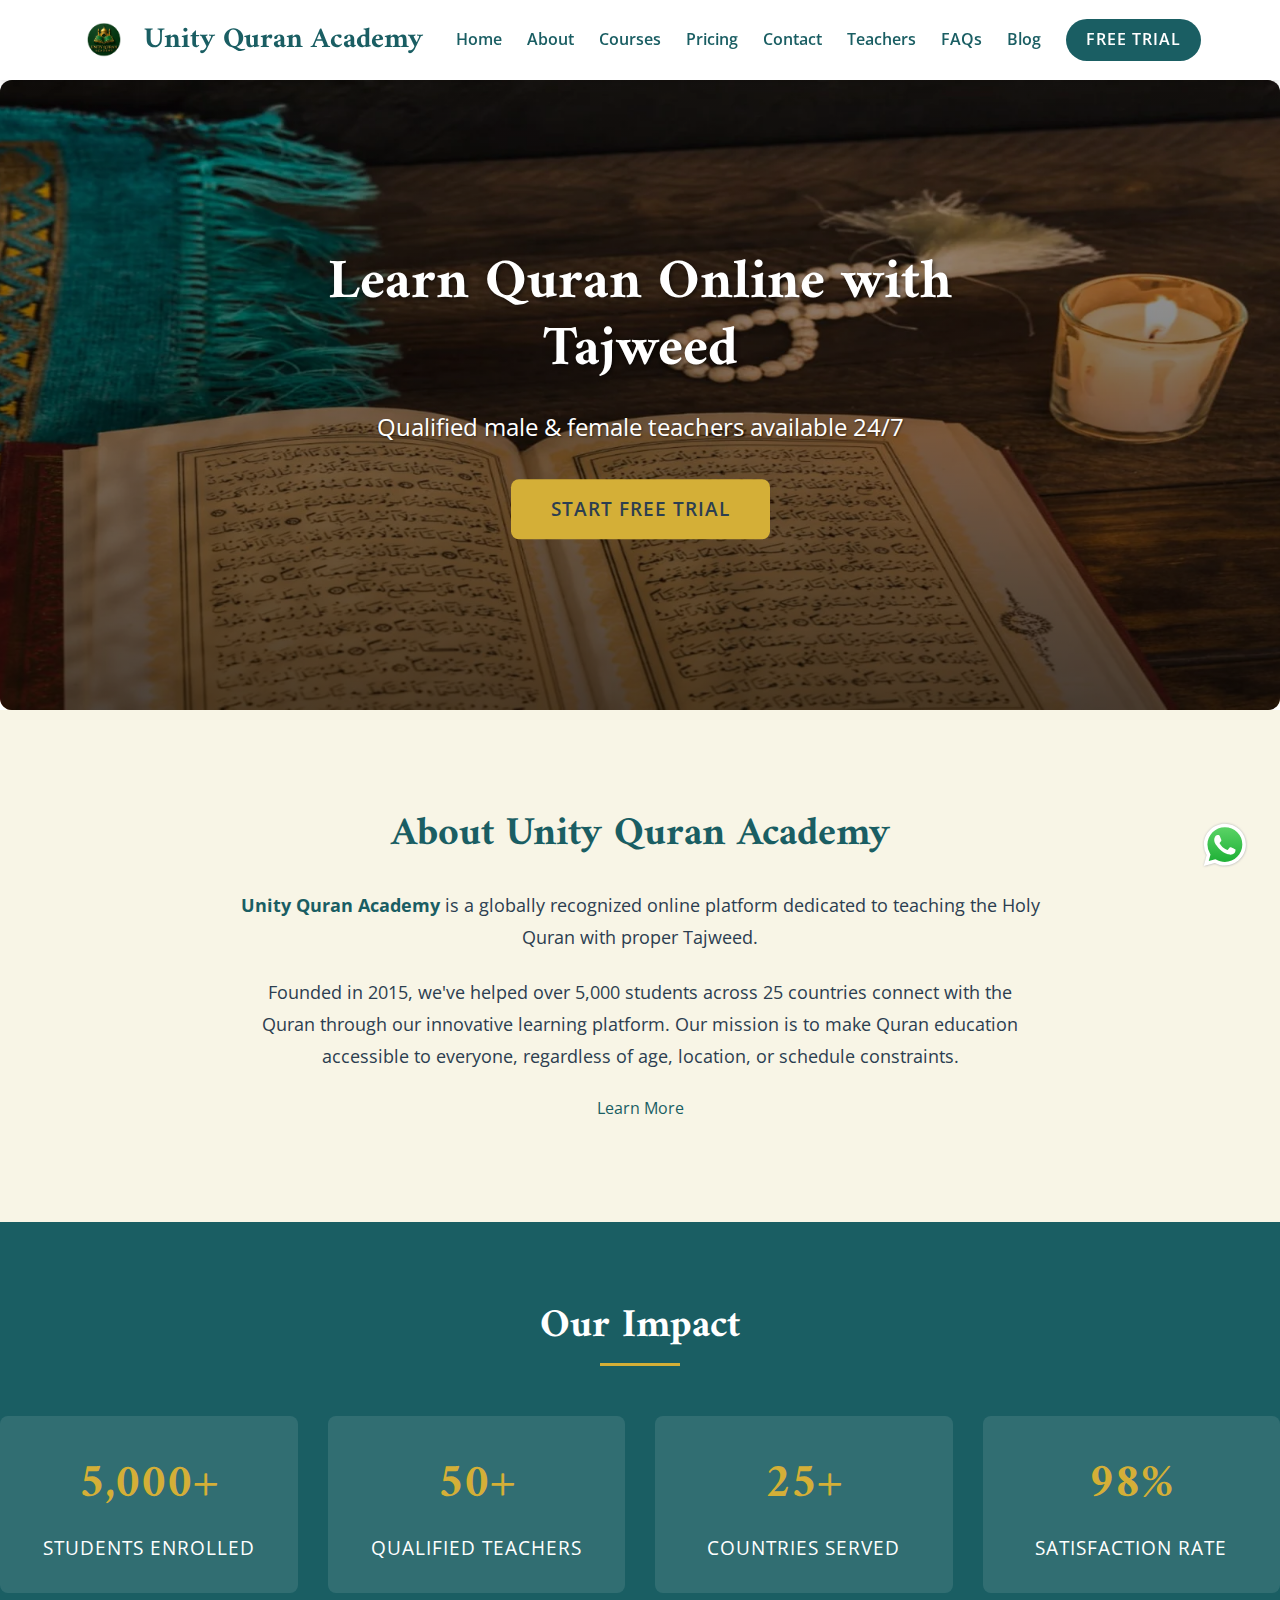
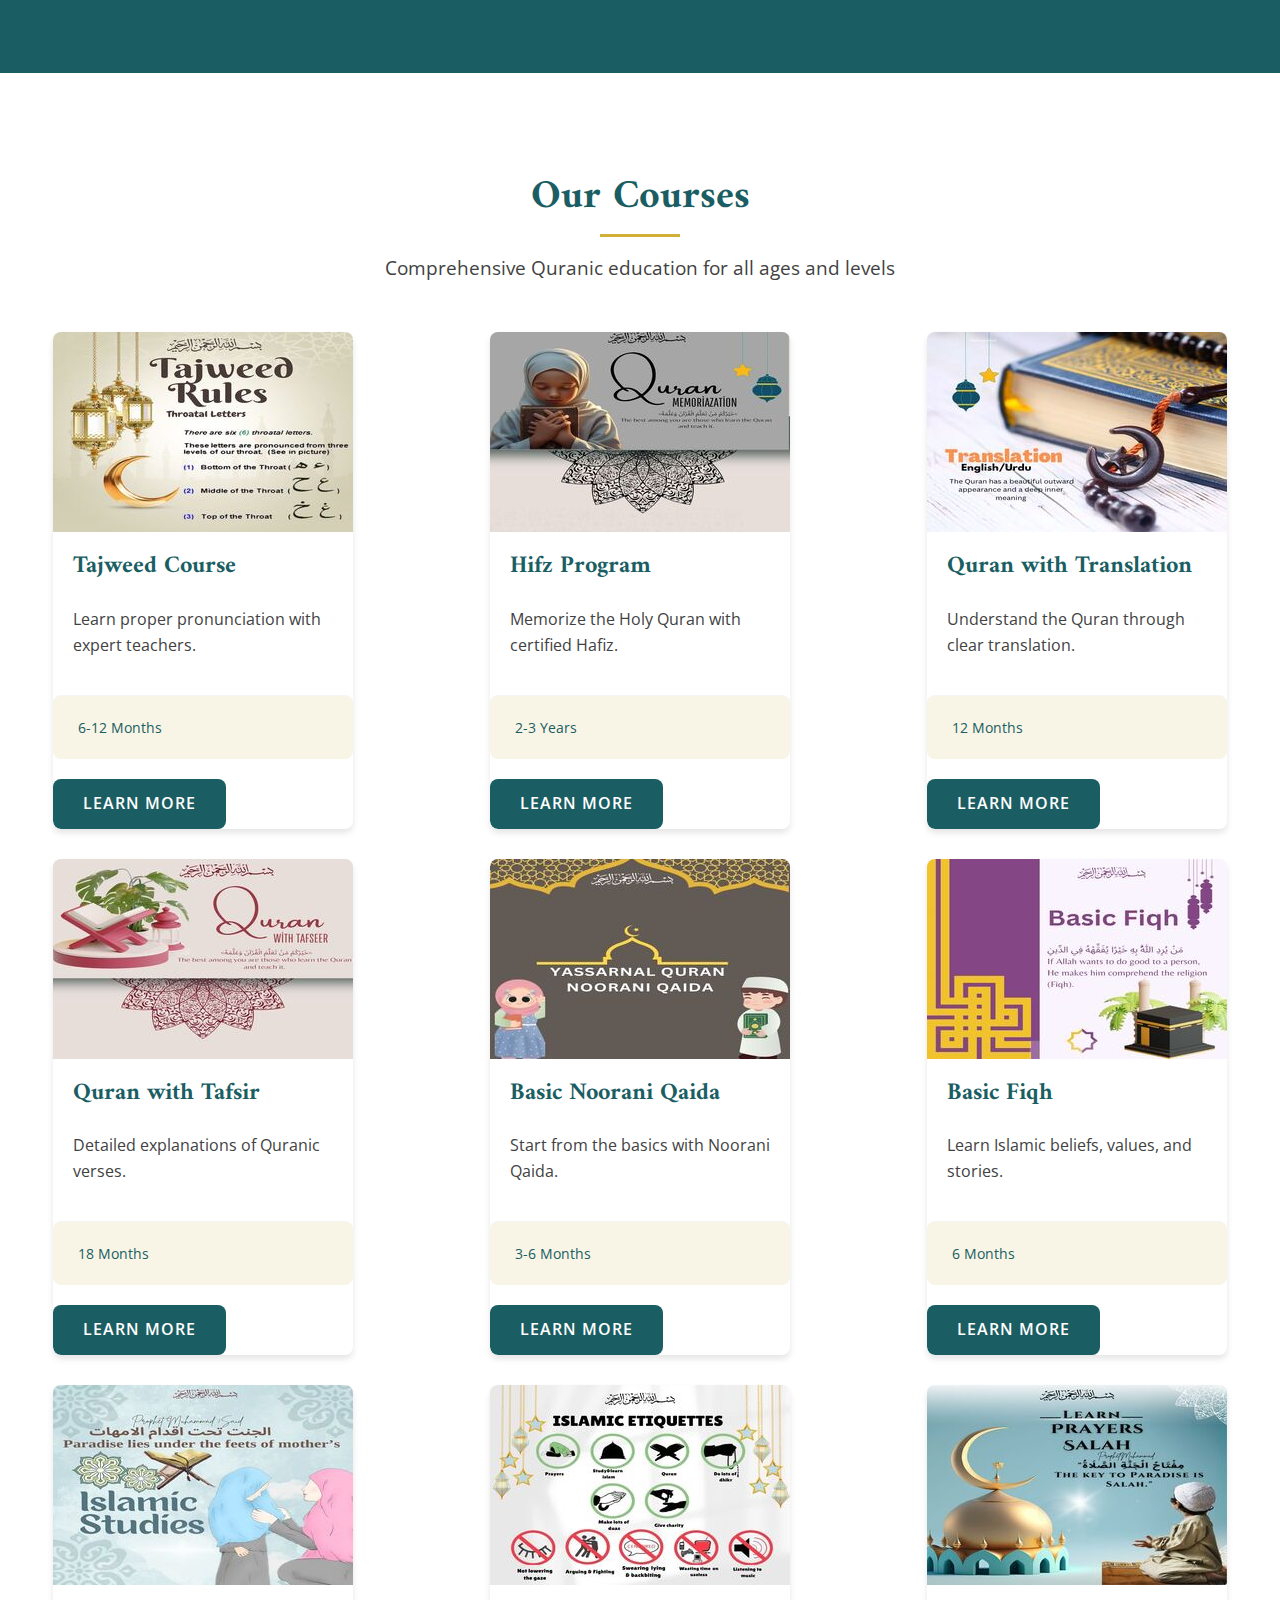
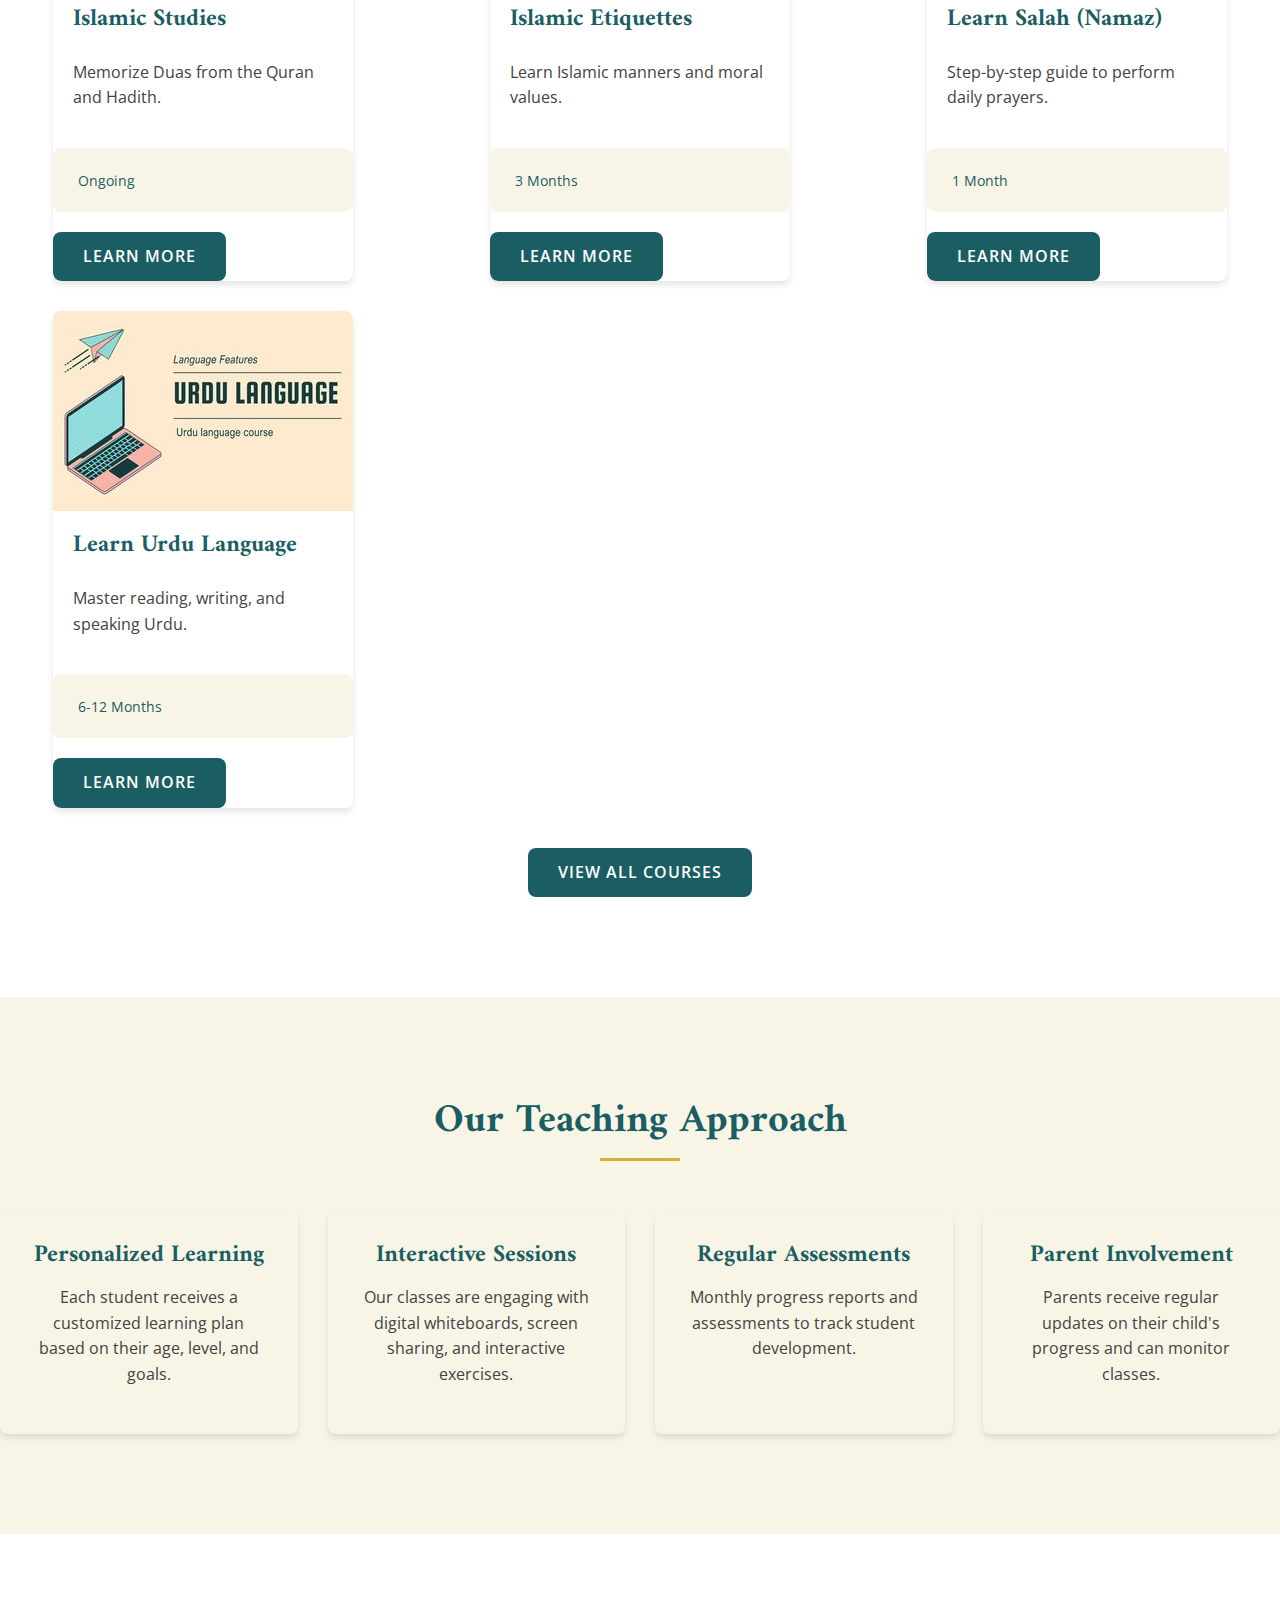
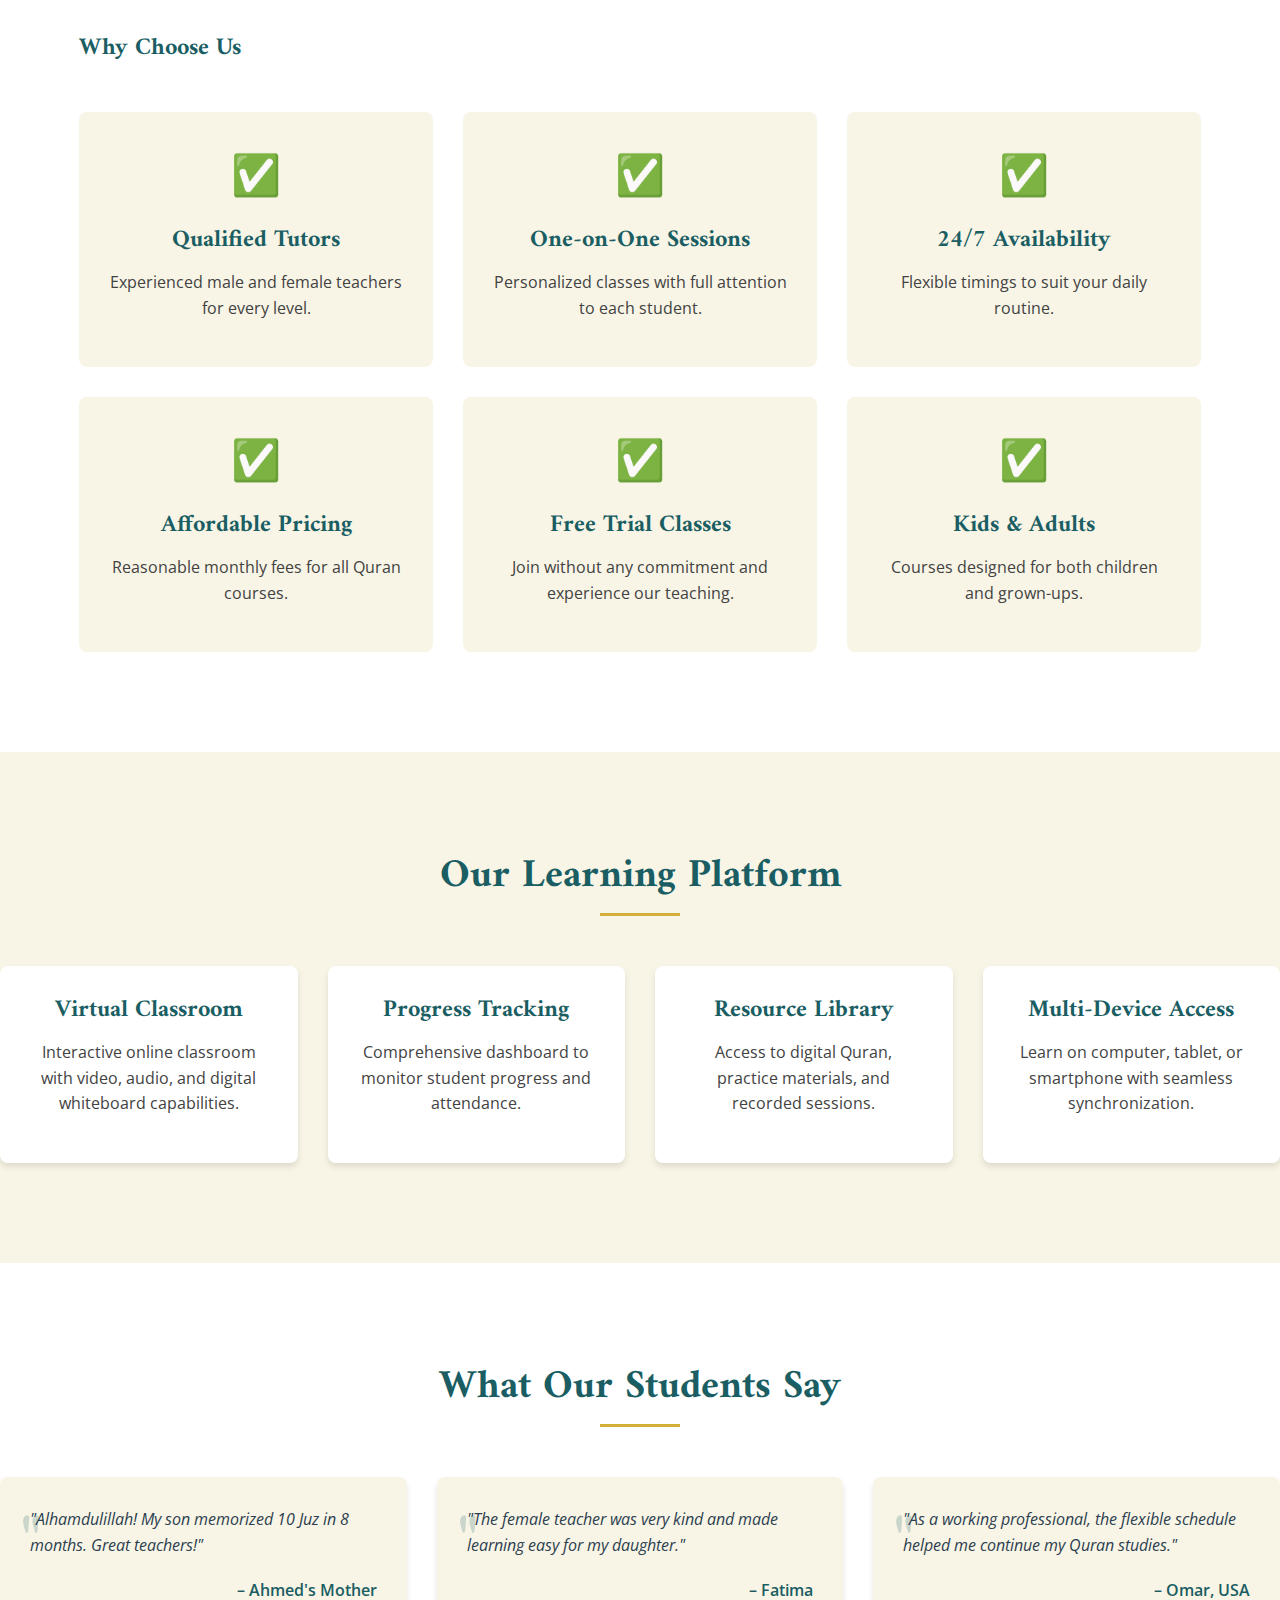
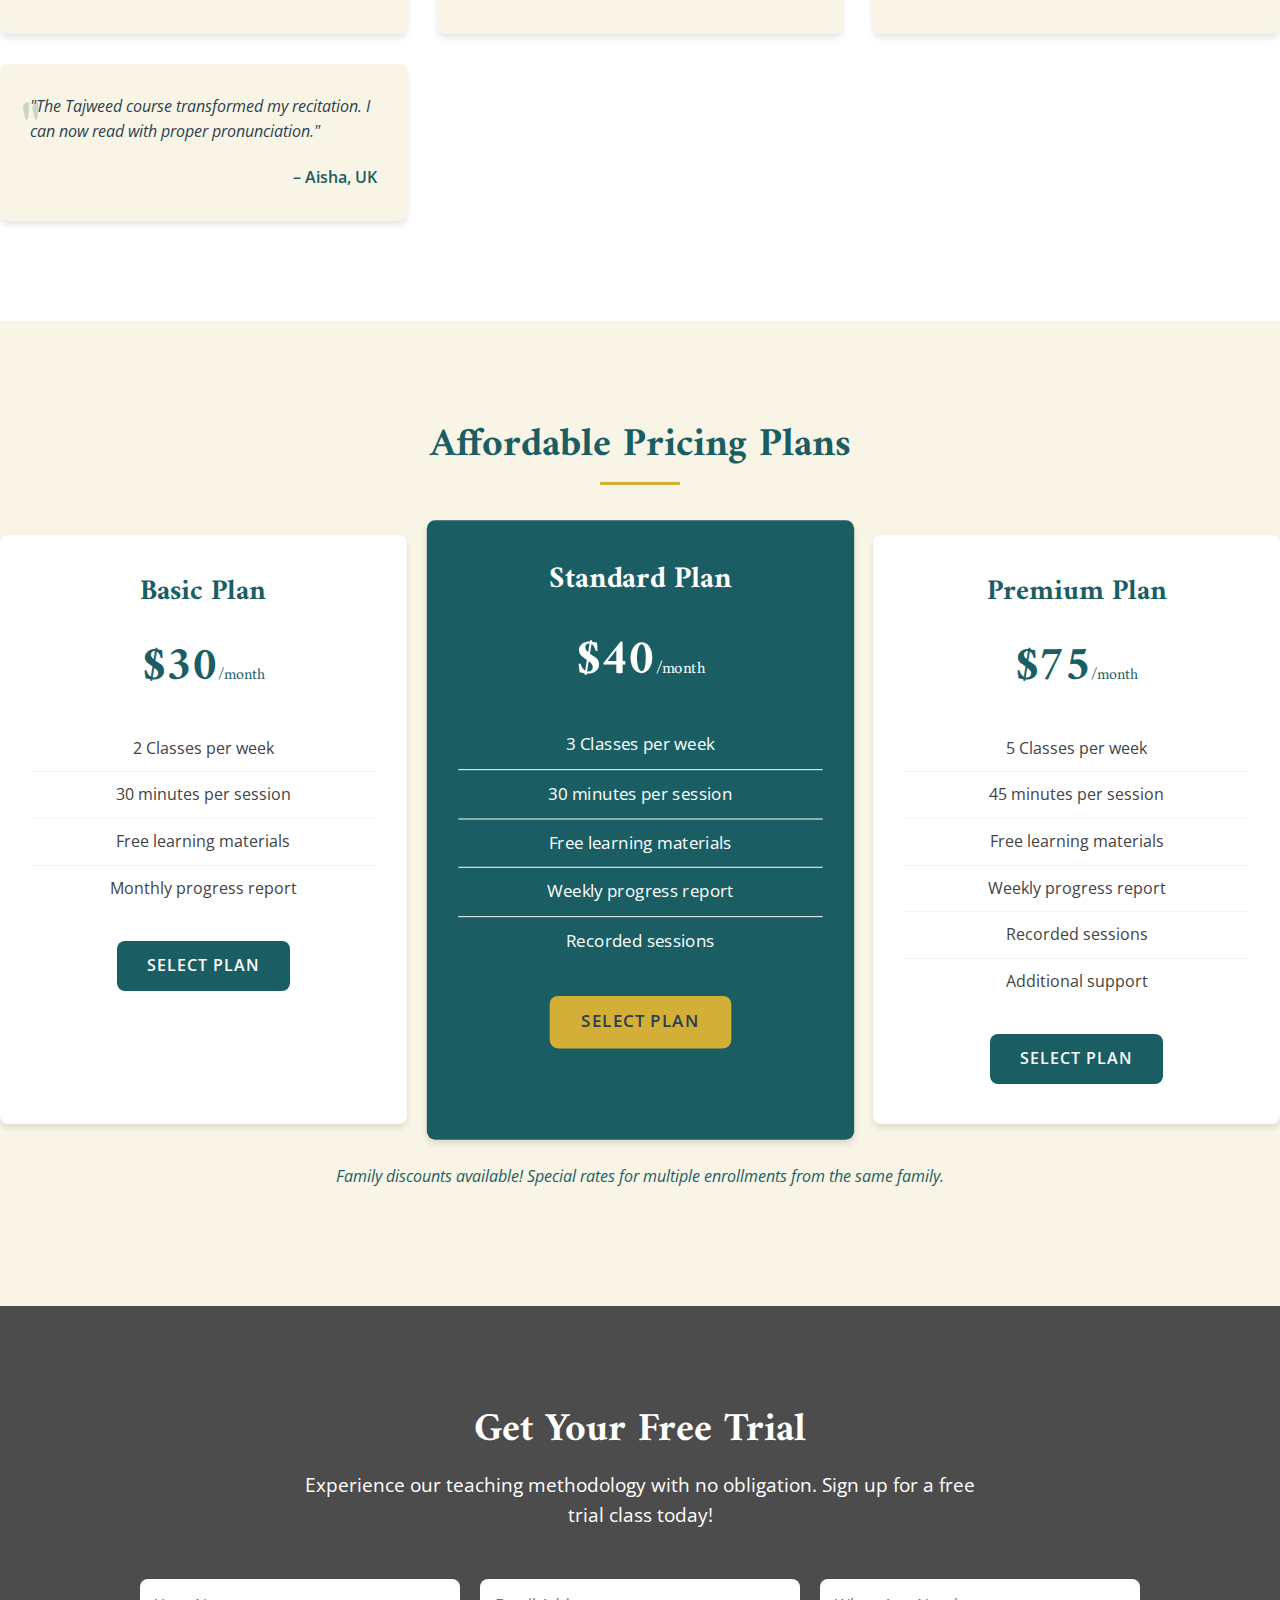
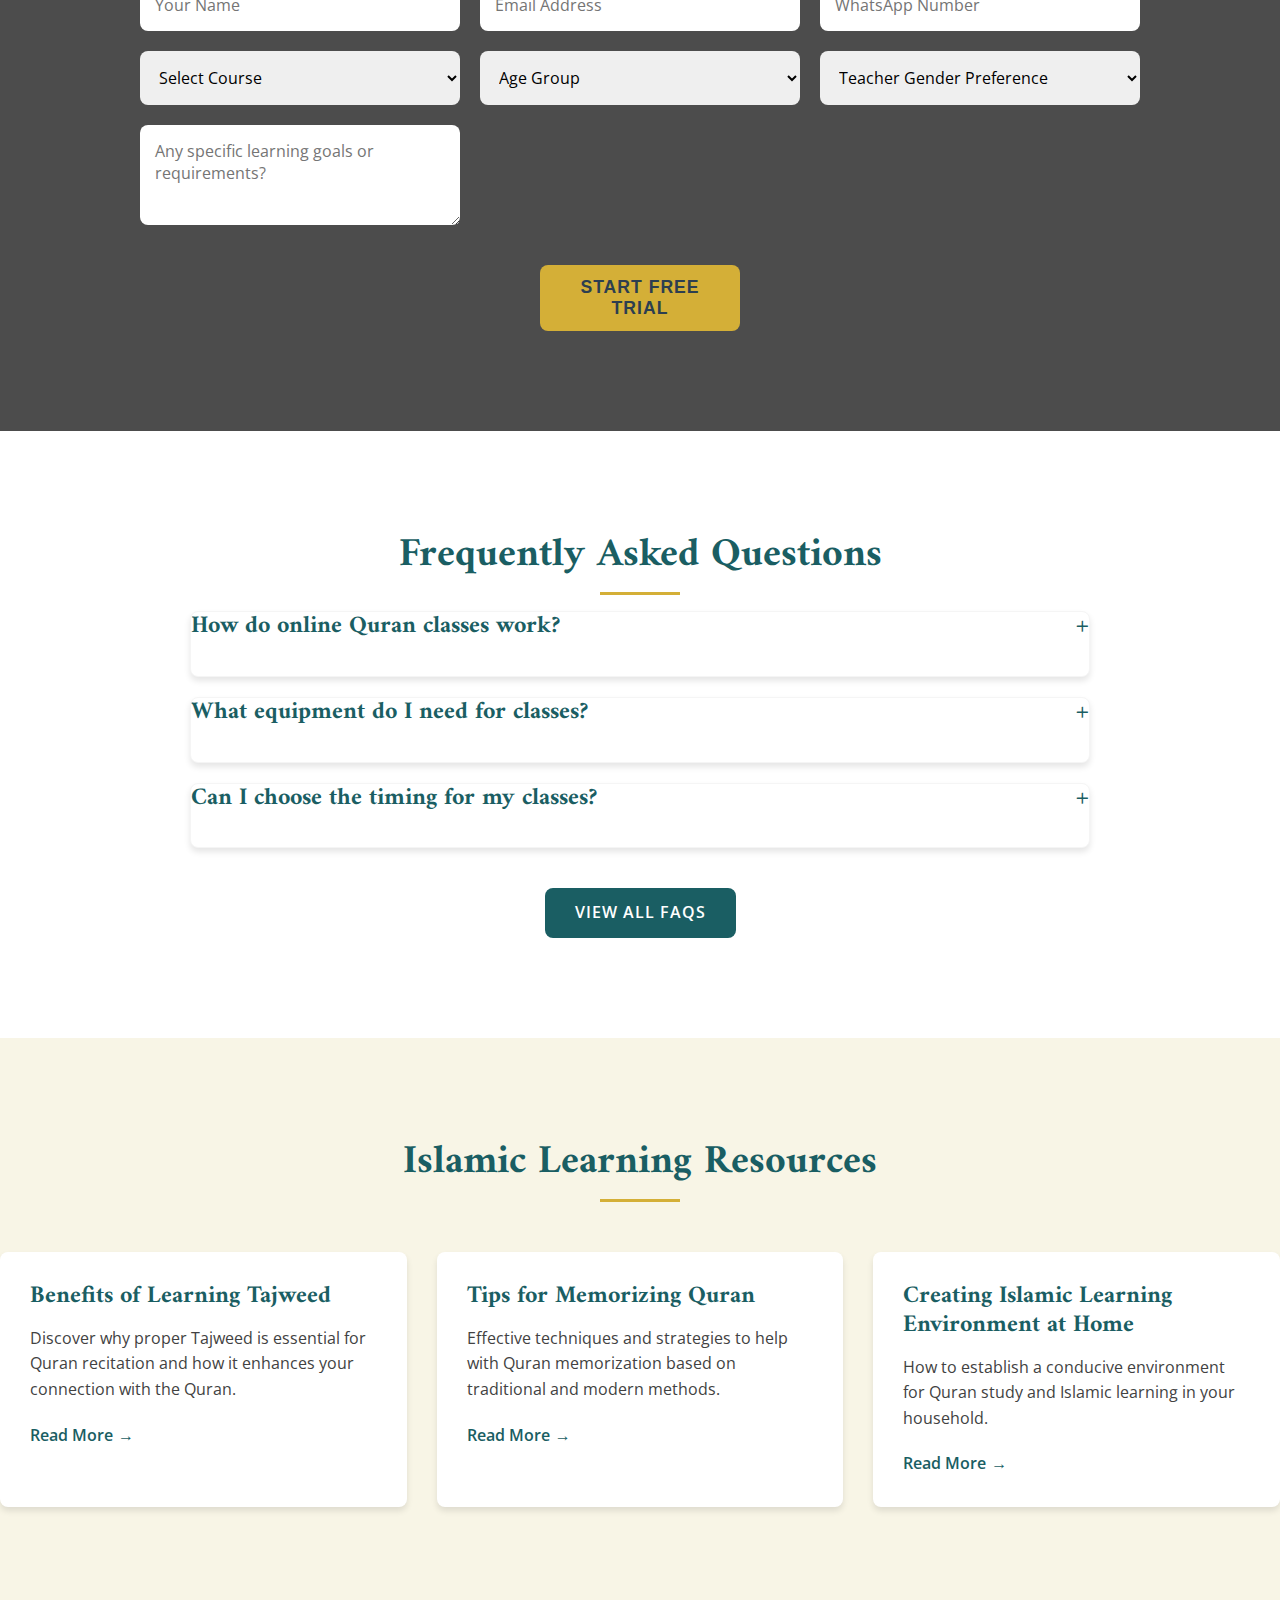
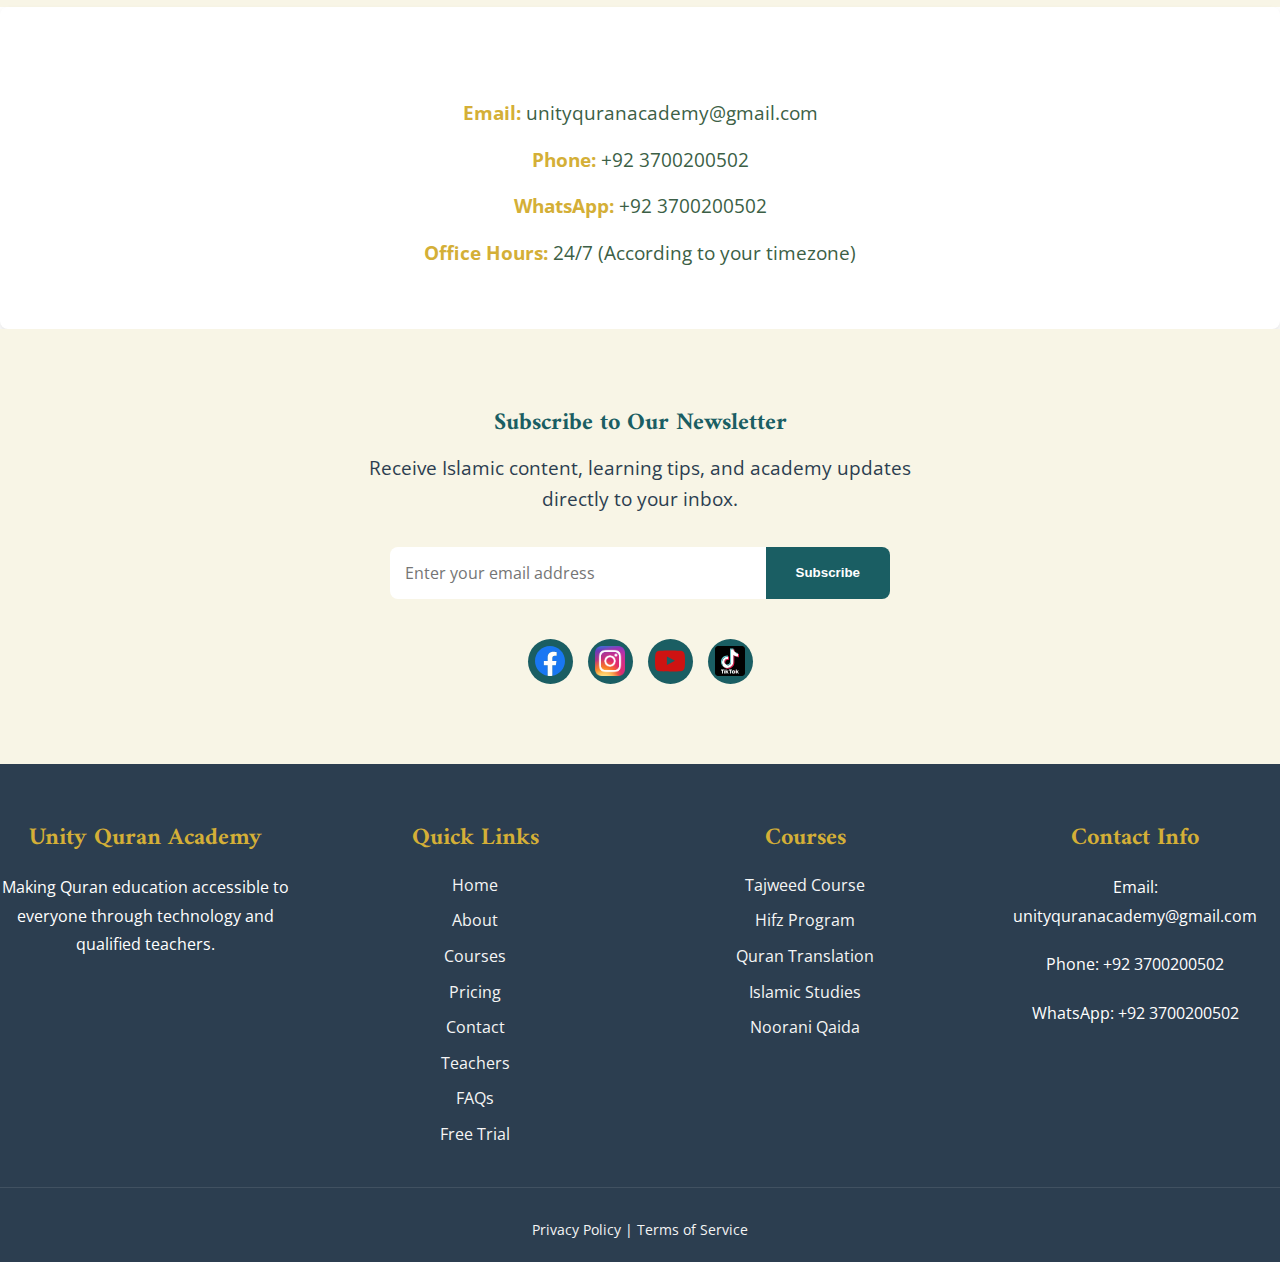
<file: index.html>
<!DOCTYPE html>
<html lang="en">
<head>
  <meta charset="UTF-8">
  <meta name="viewport" content="width=device-width, initial-scale=1.0">
  <meta name="description" content="Learn Quran online with Tajweed from qualified male and female teachers. 24/7 availability. Free trial available. Unity Quran Academy.">
  <meta name="robots" content="index, follow">
  <meta name="author" content="Unity Quran Academy">
  <title>Unity Quran Academy – Online Quran Learning</title>
  <link rel="stylesheet" href="css/style.css">
  <link rel="preconnect" href="https://fonts.googleapis.com">
<link rel="preconnect" href="https://fonts.gstatic.com" crossorigin>
<link href="https://fonts.googleapis.com/css2?family=Amiri:ital,wght@0,400;0,700;1,400;1,700&family=Open+Sans:ital,wght@0,300;0,400;0,500;0,600;0,700;0,800;1,300;1,400;1,500;1,600;1,700;1,800&family=Scheherazade+New:wght@400;500;600;700&display=swap" rel="stylesheet">
<body>
<header>
  <div class="container">
    <!-- Logo -->
    <div class="logo">
      <img src="images/logo.webp" alt="Unity Quran Academy Logo" width="70" height="70">
      <h1>Unity Quran Academy</h1>
    </div>

    <!-- Hamburger Button -->
    <div class="hamburger" id="hamburger">☰</div>

    <!-- Navigation Menu -->
    <nav id="nav-menu">
      <ul>
        <li><a href="index.html">Home</a></li>
        <li><a href="about.html">About</a></li>
        <li><a href="courses.html">Courses</a></li>
        <li><a href="pricing.html">Pricing</a></li>
        <li><a href="contact.html">Contact</a></li>
        <li><a href="teachers.html">Teachers</a></li>
        <li><a href="faqs.html">FAQs</a></li>
        <li><a href="blog.html">Blog</a></li>
        <li><a href="trial.html" class="btn">Free Trial</a></li>
      </ul>
    </nav>
  </div>
</header>

  <!-- Hero Slider -->
  <section class="hero-slider">
    <div class="slide active">
      <img src="images/slide1-quran-tasbih.webp" width="1920" height="800" alt="Quran with tasbih">
    </div>
    <div class="slide">
      <img src="images/slide2-kid-quran.webp" width="1920" height="800" alt="Child learning Quran">
    </div>
    <div class="slide">
      <img src="images/slide3-quran-mosque.webp" width="1920" height="800" alt="Quran at mosque">
    </div>

    <div class="hero-text">
      <h2>Learn Quran Online with Tajweed</h2>
      <p>Qualified male & female teachers available 24/7</p>
      <a href="trial.html" class="btn">Start Free Trial</a>
    </div>
  </section>

  <!-- About Section -->
  <section class="about" id="about">
    <h2>About Unity Quran Academy</h2>
    <p><strong>Unity Quran Academy</strong> is a globally recognized online platform dedicated to teaching the Holy Quran with proper Tajweed.</p>
    <p>Founded in 2015, we've helped over 5,000 students across 25 countries connect with the Quran through our innovative learning platform. Our mission is to make Quran education accessible to everyone, regardless of age, location, or schedule constraints.</p>
    <a href="about.html" class="about-btn">Learn More</a>
  </section>

  <!-- Statistics Section -->
  <section class="statistics">
    <h2 class="section-heading">Our Impact</h2>
    <div class="stats-container">
      <div class="stat-item">
        <span class="stat-number">5,000+</span>
        <span class="stat-label">Students Enrolled</span>
      </div>
      <div class="stat-item">
        <span class="stat-number">50+</span>
        <span class="stat-label">Qualified Teachers</span>
      </div>
      <div class="stat-item">
        <span class="stat-number">25+</span>
        <span class="stat-label">Countries Served</span>
      </div>
      <div class="stat-item">
        <span class="stat-number">98%</span>
        <span class="stat-label">Satisfaction Rate</span>
      </div>
    </div>
  </section>

  <!-- Courses Section (10 Courses) -->
  <section class="preview-section">
    <h2 class="section-heading">Our Courses</h2>
    <p class="section-subheading">Comprehensive Quranic education for all ages and levels</p>
    <div class="preview-box">
      <!-- Course 1 -->
      <div class="course-box">
        <img src="images/tajweed.webp" alt="Tajweed Course">
        <h3>Tajweed Course</h3>
        <p>Learn proper pronunciation with expert teachers.</p>
        <div class="course-details">
          <span class="course-level">All Levels</span>
          <span class="course-duration">6-12 Months</span>
        </div>
       <a href="courses.html#tajweed-course" class="btn">Learn More</a>
      </div>

      <!-- Course 2 -->
      <div class="course-box">
        <img src="images/hifz.webp" alt="Hifz Program">
        <h3>Hifz Program</h3>
        <p>Memorize the Holy Quran with certified Hafiz.</p>
        <div class="course-details">
          <span class="course-level">Advanced</span>
          <span class="course-duration">2-3 Years</span>
        </div>
      <a href="courses.html#hifz" class="btn">Learn More</a>
      </div>

      <!-- Course 3 -->
      <div class="course-box">
        <img src="images/course-translation.webp" alt="Quran Translation">
        <h3>Quran with Translation</h3>
        <p>Understand the Quran through clear translation.</p>
        <div class="course-details">
          <span class="course-level">Intermediate</span>
          <span class="course-duration">12 Months</span>
        </div>
        <a href="courses.html#translation" class="btn">Learn More</a>
      </div>

      <!-- Course 4 -->
      <div class="course-box">
        <img src="images/tafseer.webp" alt="Quran Tafsir">
        <h3>Quran with Tafsir</h3>
        <p>Detailed explanations of Quranic verses.</p>
        <div class="course-details">
          <span class="course-level">Advanced</span>
          <span class="course-duration">18 Months</span>
        </div>
      <a href="courses.html#tafseer" class="btn">Learn More</a>
      </div>

      <!-- Course 5 -->
      <div class="course-box">
        <img src="images/yquran&nqaida.webp" alt="Noorani Qaida">
        <h3>Basic Noorani Qaida</h3>
        <p>Start from the basics with Noorani Qaida.</p>
        <div class="course-details">
          <span class="course-level">Beginner</span>
          <span class="course-duration">3-6 Months</span>
        </div>
      <a href="courses.html#noorani" class="btn">Learn More</a>

      </div>

      <!-- Course 6 -->
      <div class="course-box">
        <img src="images/basic.fiqh.webp" alt="Basic Fiqh">
        <h3>Basic Fiqh</h3>
        <p>Learn Islamic beliefs, values, and stories.</p>
        <div class="course-details">
          <span class="course-level">Beginner</span>
          <span class="course-duration">6 Months</span>
        </div>
       <a href="courses.html#fiqh" class="btn">Learn More</a>
      </div>

      <!-- Course 7 -->
      <div class="course-box">
        <img src="images/islamicstudies.webp" alt="Islamic Studies">
        <h3>Islamic Studies</h3>
        <p>Memorize Duas from the Quran and Hadith.</p>
        <div class="course-details">
          <span class="course-level">All Levels</span>
          <span class="course-duration">Ongoing</span>
        </div>
        <a href="courses.html#islamicstudies" class="btn">Learn More</a>
      </div>

      <!-- Course 8 -->
      <div class="course-box">
        <img src="images/etiquettes.webp" alt="Islamic Etiquettes">
        <h3>Islamic Etiquettes</h3>
        <p>Learn Islamic manners and moral values.</p>
        <div class="course-details">
          <span class="course-level">All Levels</span>
          <span class="course-duration">3 Months</span>
        </div>
        <a href="courses.html#etiquettes" class="btn">Learn More</a>
      </div>

      <!-- Course 9 -->
      <div class="course-box">
        <img src="images/salah.webp" alt="Salah Course">
        <h3>Learn Salah (Namaz)</h3>
        <p>Step-by-step guide to perform daily prayers.</p>
        <div class="course-details">
          <span class="course-level">Beginner</span>
          <span class="course-duration">1 Month</span>
        </div>
        <a href="courses.html#salah" class="btn">Learn More</a>
      </div>

      <!-- Course 10 -->
      <div class="course-box">
        <img src="images/urdu-english.webp" alt="Urdu Language">
        <h3>Learn Urdu Language</h3>
        <p>Master reading, writing, and speaking Urdu.</p>
        <div class="course-details">
          <span class="course-level">All Levels</span>
          <span class="course-duration">6-12 Months</span>
        </div>
        <a href="courses.html#urdu" class="btn">Learn More</a>

      </div>
    </div>
    <div class="view-all-courses">
      <a href="courses.html" class="btn">View All Courses</a>
    </div>
  </section>

  <!-- Learning Methodology Section -->
  <section class="learning-methodology">
    <h2 class="section-heading">Our Teaching Approach</h2>
    <div class="methodology-container">
      <div class="methodology-item">
        <h3>Personalized Learning</h3>
        <p>Each student receives a customized learning plan based on their age, level, and goals.</p>
      </div>
      <div class="methodology-item">
        <h3>Interactive Sessions</h3>
        <p>Our classes are engaging with digital whiteboards, screen sharing, and interactive exercises.</p>
      </div>
      <div class="methodology-item">
        <h3>Regular Assessments</h3>
        <p>Monthly progress reports and assessments to track student development.</p>
      </div>
      <div class="methodology-item">
        <h3>Parent Involvement</h3>
        <p>Parents receive regular updates on their child's progress and can monitor classes.</p>
      </div>
    </div>
  </section>

  <!-- Why Choose Us -->
  <section class="why-choose-us">
    <div class="container">
      <h2 class="section-title">Why Choose Us</h2>
      <div class="features-grid">
        <div class="feature-box">
          <span class="feature-icon">✅</span>
          <h3>Qualified Tutors</h3>
          <p>Experienced male and female teachers for every level.</p>
        </div>
        <div class="feature-box">
          <span class="feature-icon">✅</span>
          <h3>One-on-One Sessions</h3>
          <p>Personalized classes with full attention to each student.</p>
        </div>
        <div class="feature-box">
          <span class="feature-icon">✅</span>
          <h3>24/7 Availability</h3>
          <p>Flexible timings to suit your daily routine.</p>
        </div>
        <div class="feature-box">
          <span class="feature-icon">✅</span>
          <h3>Affordable Pricing</h3>
          <p>Reasonable monthly fees for all Quran courses.</p>
        </div>
        <div class="feature-box">
          <span class="feature-icon">✅</span>
          <h3>Free Trial Classes</h3>
          <p>Join without any commitment and experience our teaching.</p>
        </div>
        <div class="feature-box">
          <span class="feature-icon">✅</span>
          <h3>Kids & Adults</h3>
          <p>Courses designed for both children and grown-ups.</p>
        </div>
      </div>
    </div>
  </section>

  <!-- Technology Section -->
  <section class="technology">
    <h2 class="section-heading">Our Learning Platform</h2>
    <div class="tech-features">
      <div class="tech-feature">
        <h3>Virtual Classroom</h3>
        <p>Interactive online classroom with video, audio, and digital whiteboard capabilities.</p>
      </div>
      <div class="tech-feature">
        <h3>Progress Tracking</h3>
        <p>Comprehensive dashboard to monitor student progress and attendance.</p>
      </div>
      <div class="tech-feature">
        <h3>Resource Library</h3>
        <p>Access to digital Quran, practice materials, and recorded sessions.</p>
      </div>
      <div class="tech-feature">
        <h3>Multi-Device Access</h3>
        <p>Learn on computer, tablet, or smartphone with seamless synchronization.</p>
      </div>
    </div>
  </section>

  <!-- Testimonials -->
  <section class="testimonials">
    <h2 class="section-heading">What Our Students Say</h2>
    <div class="testimonial-grid">
      <div class="testimonial-card">
        <p class="testimonial-text">"Alhamdulillah! My son memorized 10 Juz in 8 months. Great teachers!"</p>
        <div class="testimonial-author">– Ahmed's Mother</div>
      </div>
      <div class="testimonial-card">
        <p class="testimonial-text">"The female teacher was very kind and made learning easy for my daughter."</p>
        <div class="testimonial-author">– Fatima</div>
      </div>
      <div class="testimonial-card">
        <p class="testimonial-text">"As a working professional, the flexible schedule helped me continue my Quran studies."</p>
        <div class="testimonial-author">– Omar, USA</div>
      </div>
      <div class="testimonial-card">
        <p class="testimonial-text">"The Tajweed course transformed my recitation. I can now read with proper pronunciation."</p>
        <div class="testimonial-author">– Aisha, UK</div>
      </div>
    </div>
  </section>

  <!-- Pricing Preview Section -->
  <section class="pricing-preview">
    <h2 class="section-heading">Affordable Pricing Plans</h2>
    <div class="pricing-container">
      <div class="pricing-plan">
        <h3>Basic Plan</h3>
        <div class="price">$30<span>/month</span></div>
        <ul>
          <li>2 Classes per week</li>
          <li>30 minutes per session</li>
          <li>Free learning materials</li>
          <li>Monthly progress report</li>
        </ul>
        <a href="pricing.html" class="btn">Select Plan</a>
      </div>
      <div class="pricing-plan featured">
        <h3>Standard Plan</h3>
        <div class="price">$40<span>/month</span></div>
        <ul>
          <li>3 Classes per week</li>
          <li>30 minutes per session</li>
          <li>Free learning materials</li>
          <li>Weekly progress report</li>
          <li>Recorded sessions</li>
        </ul>
        <a href="pricing.html" class="btn">Select Plan</a>
      </div>
      <div class="pricing-plan">
        <h3>Premium Plan</h3>
        <div class="price">$75<span>/month</span></div>
        <ul>
          <li>5 Classes per week</li>
          <li>45 minutes per session</li>
          <li>Free learning materials</li>
          <li>Weekly progress report</li>
          <li>Recorded sessions</li>
          <li>Additional support</li>
        </ul>
        <a href="pricing.html" class="btn">Select Plan</a>
      </div>
    </div>
    <div class="pricing-note">
      <p>Family discounts available! Special rates for multiple enrollments from the same family.</p>
    </div>
  </section>

  <!-- Free Trial Form -->
  <section class="free-trial">
    <h2>Get Your Free Trial</h2>
    <p>Experience our teaching methodology with no obligation. Sign up for a free trial class today!</p>
    <form action="submit-trial.php" method="post">
      <input type="text" name="name" placeholder="Your Name" required>
      <input type="email" name="email" placeholder="Email Address" required>
      <input type="text" name="whatsapp" placeholder="WhatsApp Number" required>
      <select name="course">
        <option value="">Select Course</option>
        <option value="Tajweed">Tajweed</option>
        <option value="Hifz">Hifz</option>
        <option value="Translation">Translation</option>
        <option value="Tafseer">Tafseer</option>
        <option value="YassarnalQuran">Yassarnal Quran</option>
        <option value="BasicFiqh">Basic Fiqh</option>
        <option value="Islamicstudies">Islamic Studies</option>
        <option value="Islamicetiquettes">Islamic Etiquettes</option>
        <option value="Learnsalah">Learn Salah</option>
        <option value="Urdulanguage">Urdu Language</option>
      </select>
      <select name="age_group">
        <option value="">Age Group</option>
        <option value="5-10">5-10 years</option>
        <option value="11-17">11-17 years</option>
        <option value="18+">18+ years</option>
      </select>
      <select name="gender_preference">
        <option value="">Teacher Gender Preference</option>
        <option value="male">Male Teacher</option>
        <option value="female">Female Teacher</option>
        <option value="none">No Preference</option>
      </select>
      <textarea name="message" placeholder="Any specific learning goals or requirements?" rows="3"></textarea>
      <button type="submit" class="btn">Start Free Trial</button>
    </form>
  </section>

  <!-- FAQ Preview Section -->
  <section class="faq-preview">
    <h2 class="section-heading">Frequently Asked Questions</h2>
    <div class="faq-container">
      <div class="faq-item">
        <h3>How do online Quran classes work?</h3>
        <p>Our classes are conducted through our virtual classroom platform where students and teachers interact in real-time with video, audio, and digital whiteboard features.</p>
      </div>
      <div class="faq-item">
        <h3>What equipment do I need for classes?</h3>
        <p>You need a computer or tablet with internet connection, a webcam, and microphone. Most modern devices have these built-in.</p>
      </div>
      <div class="faq-item">
        <h3>Can I choose the timing for my classes?</h3>
        <p>Yes, we offer flexible scheduling 24/7. You can choose the days and times that work best for you.</p>
      </div>
    </div>
    <div class="view-all-faqs">
      <a href="faqs.html" class="btn">View All FAQs</a>
    </div>
  </section>

  <!-- Blog/Articles Preview -->
  <section class="blog-preview">
    <h2 class="section-heading">Islamic Learning Resources</h2>
    <div class="blog-container">
      <div class="blog-post">
        <h3>Benefits of Learning Tajweed</h3>
        <p>Discover why proper Tajweed is essential for Quran recitation and how it enhances your connection with the Quran.</p>
        <a href="#" class="read-more">Read More</a>
      </div>
      <div class="blog-post">
        <h3>Tips for Memorizing Quran</h3>
        <p>Effective techniques and strategies to help with Quran memorization based on traditional and modern methods.</p>
        <a href="#" class="read-more">Read More</a>
      </div>
      <div class="blog-post">
        <h3>Creating Islamic Learning Environment at Home</h3>
        <p>How to establish a conducive environment for Quran study and Islamic learning in your household.</p>
        <a href="#" class="read-more">Read More</a>
      </div>
    </div>
  </section>

  <!-- Contact Info -->
  <section class="contact-info">
    <h2>Contact Us</h2>
    <div class="contact-details">
      <p><strong>Email:</strong> unityquranacademy@gmail.com</p>
      <p><strong>Phone:</strong> +92 3700200502</p>
      <p><strong>WhatsApp:</strong> +92 3700200502</p>
      <p><strong>Office Hours:</strong> 24/7 (According to your timezone)</p>
    </div>
  </section>

  <!-- Newsletter Subscription -->
  <section class="newsletter">
    <h2>Subscribe to Our Newsletter</h2>
    <p>Receive Islamic content, learning tips, and academy updates directly to your inbox.</p>
    <form class="newsletter-form">
      <input type="email" placeholder="Enter your email address" required>
      <button type="submit">Subscribe</button>
    </form>
    <div class="social-links">
      <a href="#"><img src="images/Facebook_f_logo_(2019).svg" alt="Facebook" width="30" height="30"></a>
      <a href="#"><img src="images/Instagram_icon.png" alt="Instagram" width="30" height="30"></a>
      <a href="#"><img src="images/youtube-color-svgrepo-com.svg" alt="YouTube" width="30" height="30"></a>
      <a href="#"><img src="images/tiktok-logo-logo-svgrepo-com.svg" alt="Tiktok" width="30" height="30"></a>
    </div>
  </section>

  <!-- WhatsApp Float -->
  <a href="https://wa.me/923700200502" class="whatsapp-float" target="_blank">
    <img src="images/WhatsApp.svg" alt="WhatsApp" width="50" height="50">
  </a>

  <!-- Footer -->
  <footer>
    <div class="footer-content">
      <div class="footer-section">
        <h3>Unity Quran Academy</h3>
        <p>Making Quran education accessible to everyone through technology and qualified teachers.</p>
      </div>
      <div class="footer-section">
        <h3>Quick Links</h3>
        <div class="footer-links">
          <a href="index.html">Home</a>
          <a href="about.html">About</a>
          <a href="courses.html">Courses</a>
          <a href="pricing.html">Pricing</a>
          <a href="contact.html">Contact</a>
          <a href="teachers.html">Teachers</a>
          <a href="faqs.html">FAQs</a>
          <a href="trial.html">Free Trial</a>
        </div>
      </div>
      <div class="footer-section">
        <h3>Courses</h3>
        <div class="footer-links">
          <a href="#">Tajweed Course</a>
          <a href="#">Hifz Program</a>
          <a href="#">Quran Translation</a>
          <a href="#">Islamic Studies</a>
          <a href="#">Noorani Qaida</a>
        </div>
      </div>
      <div class="footer-section">
        <h3>Contact Info</h3>
        <p>Email: unityquranacademy@gmail.com</p>
        <p>Phone: +92 3700200502</p>
        <p>WhatsApp: +92 3700200502</p>
      </div>
    </div>
    <div class="footer-bottom">
      <div class="legal-links">
        <a href="privacy.html">Privacy Policy</a> |
        <a href="terms.html">Terms of Service</a>
      </div>
    </div>
  </footer>

  <script src="js/main/main.js"></script>
</html>
</file>
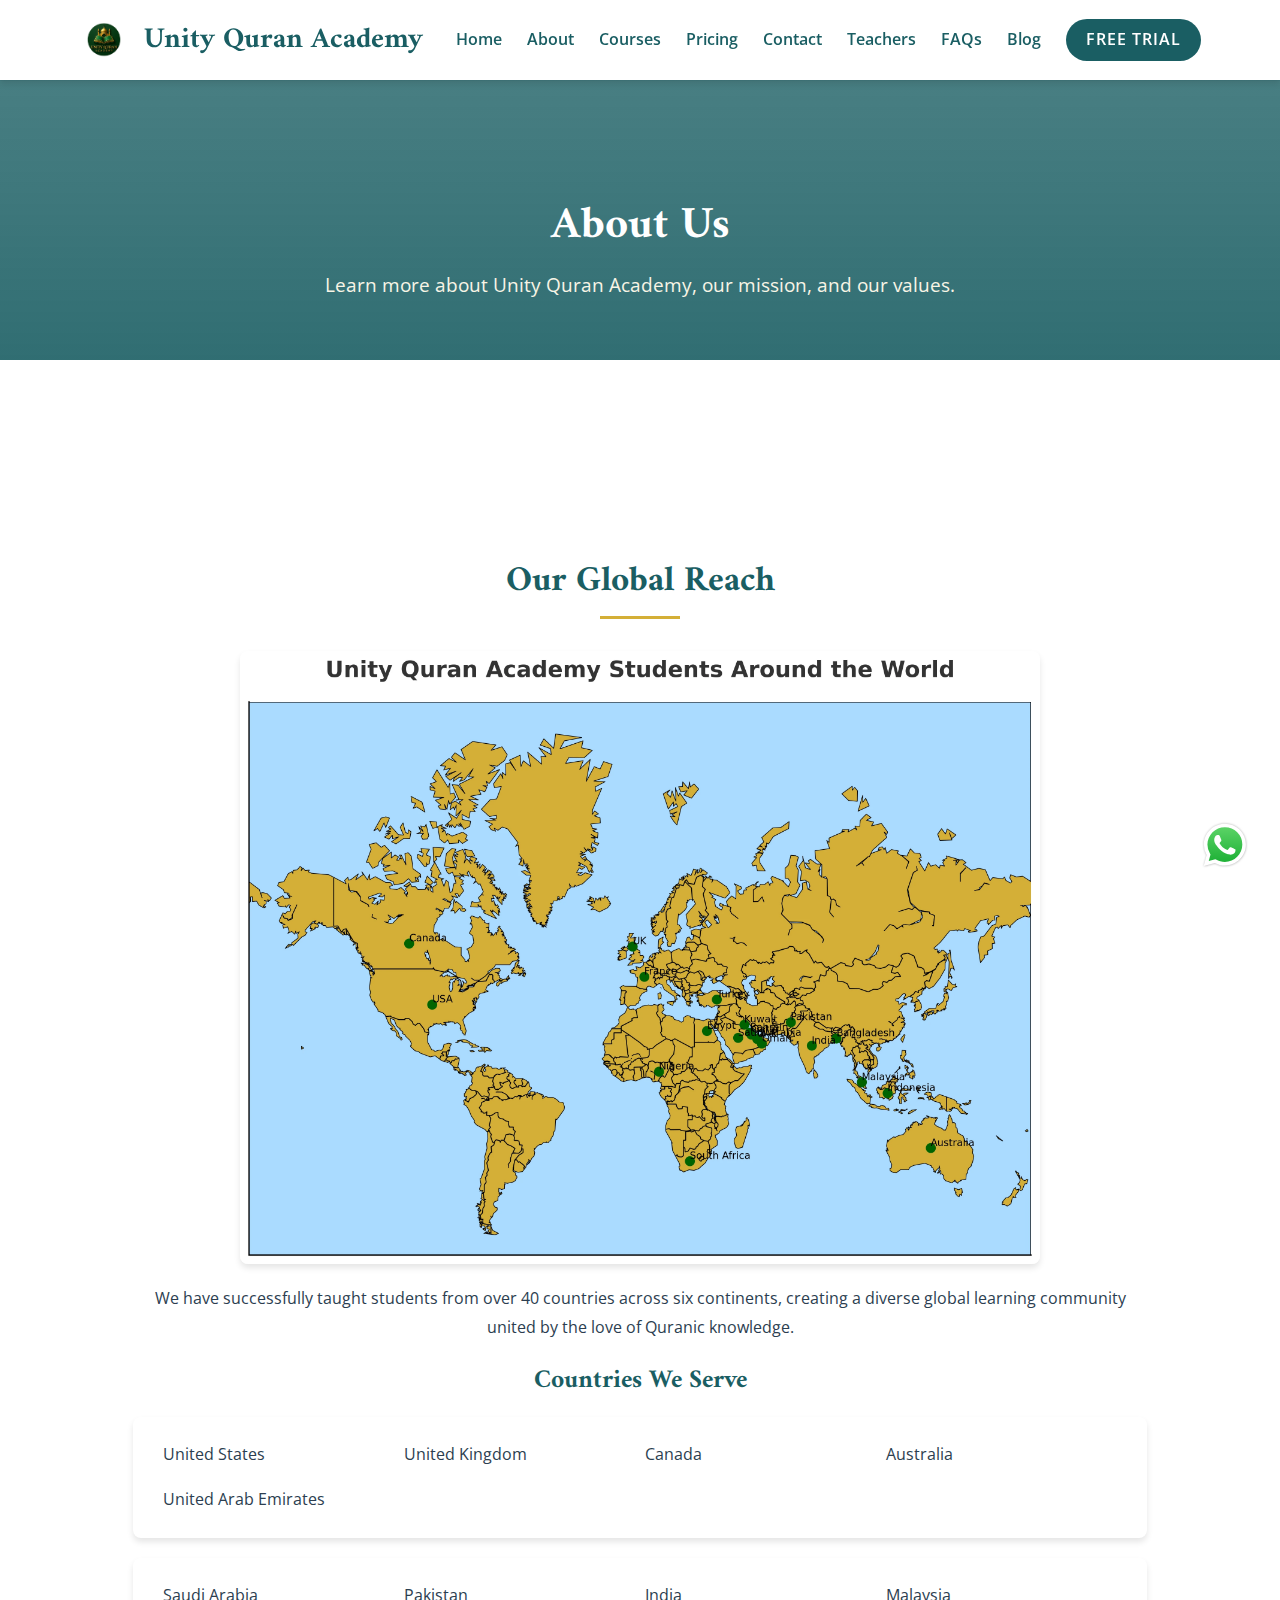
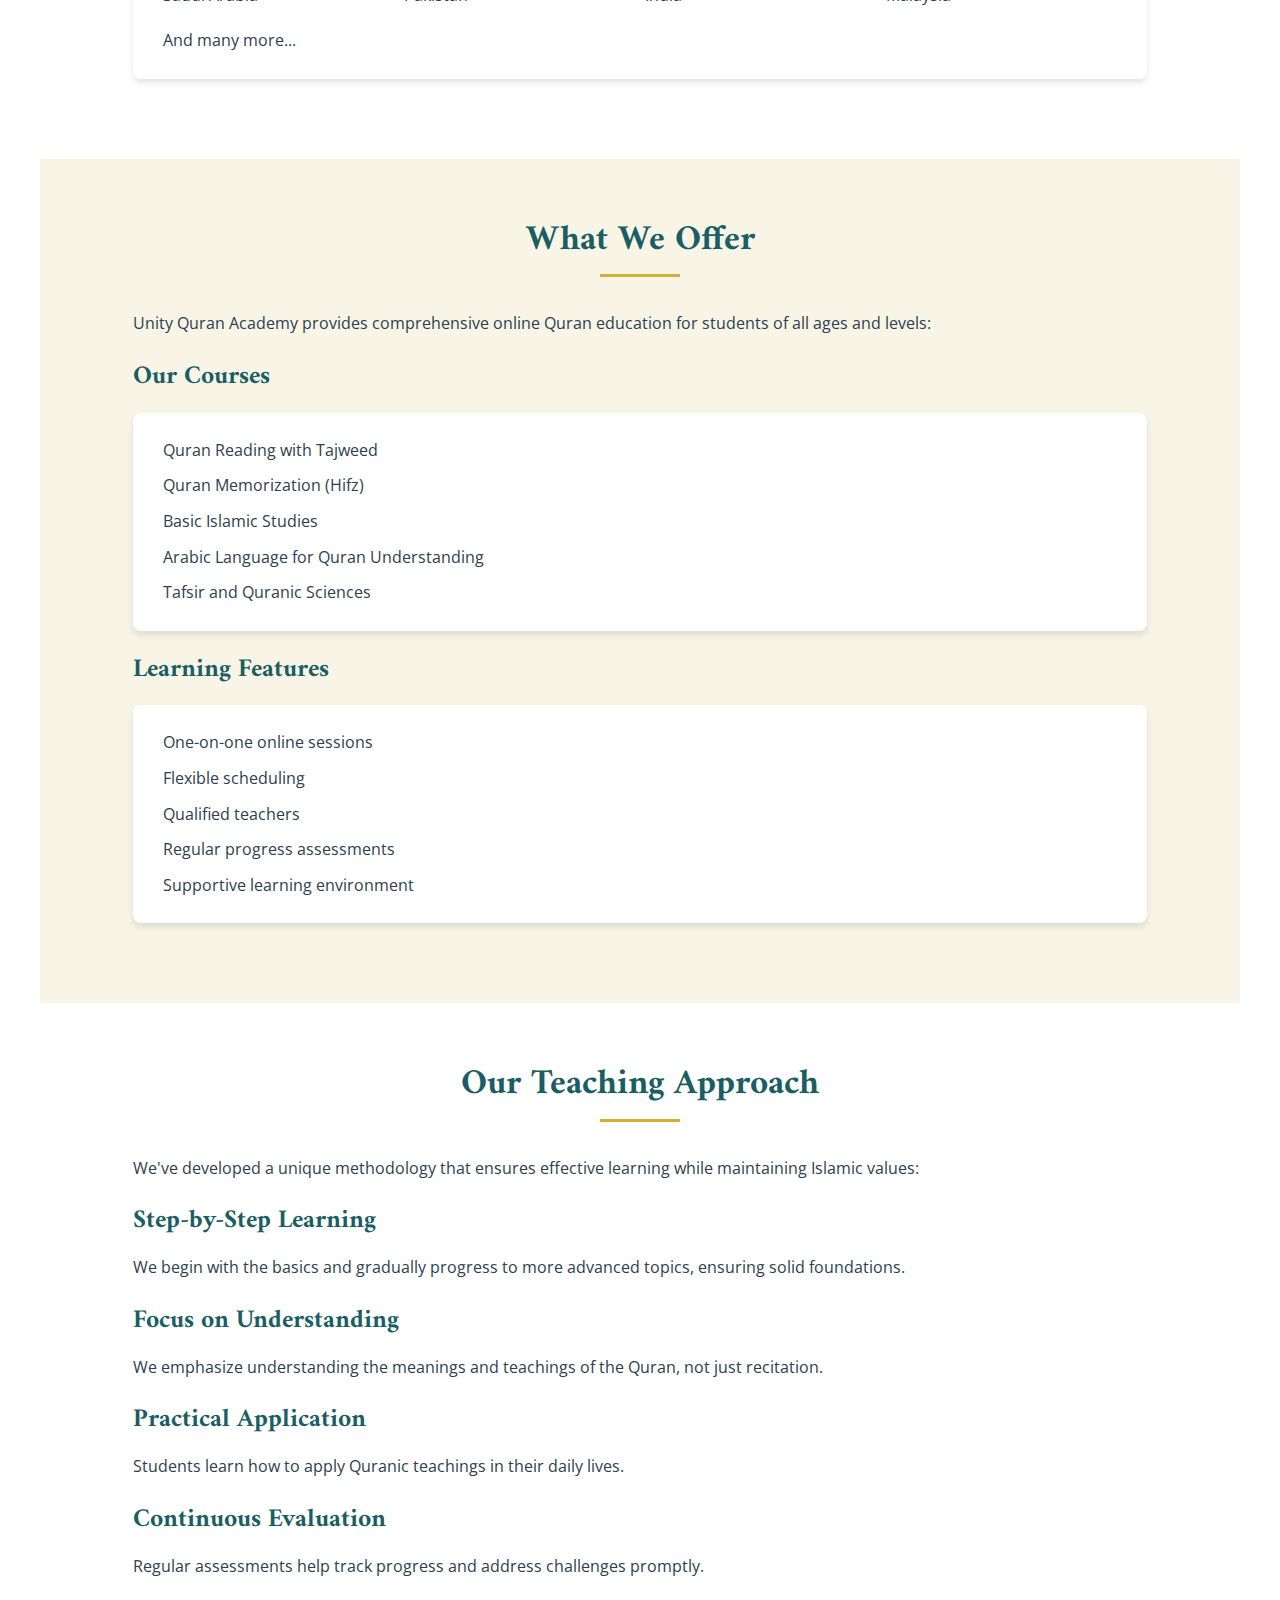
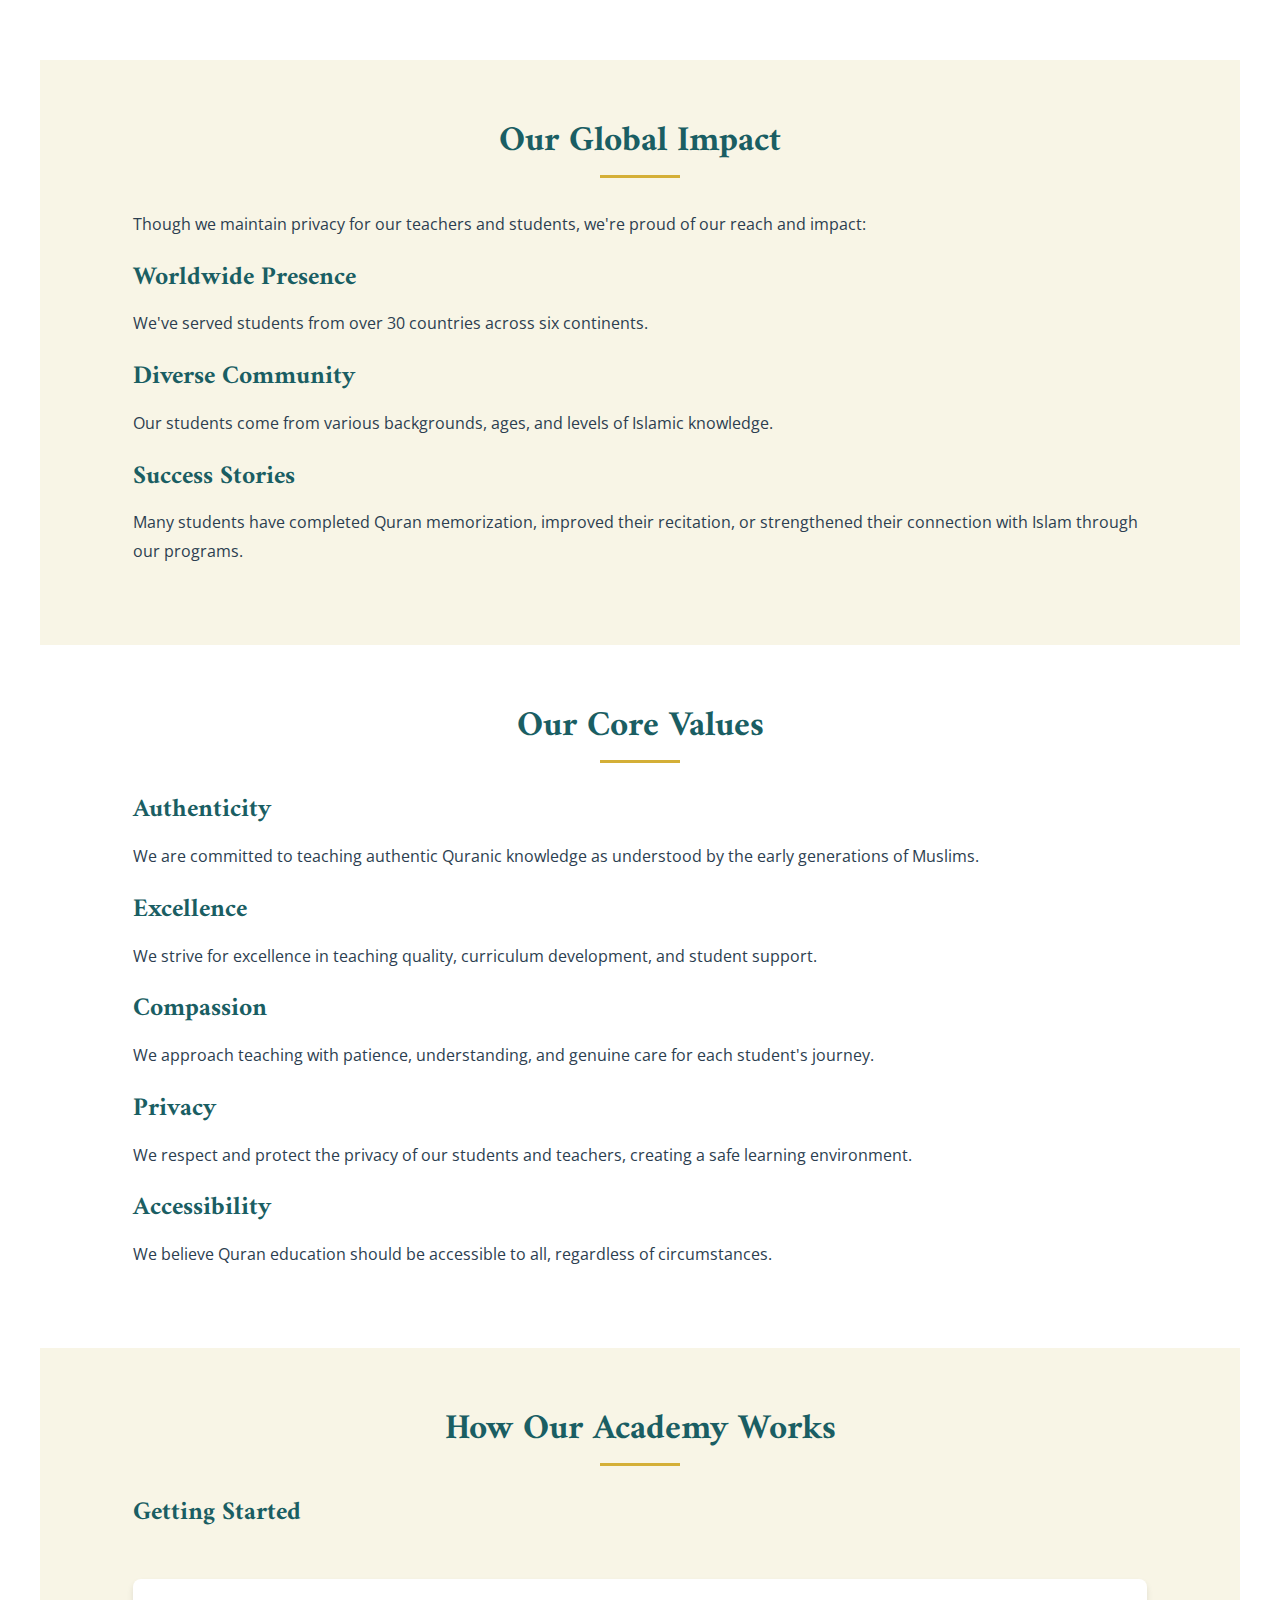
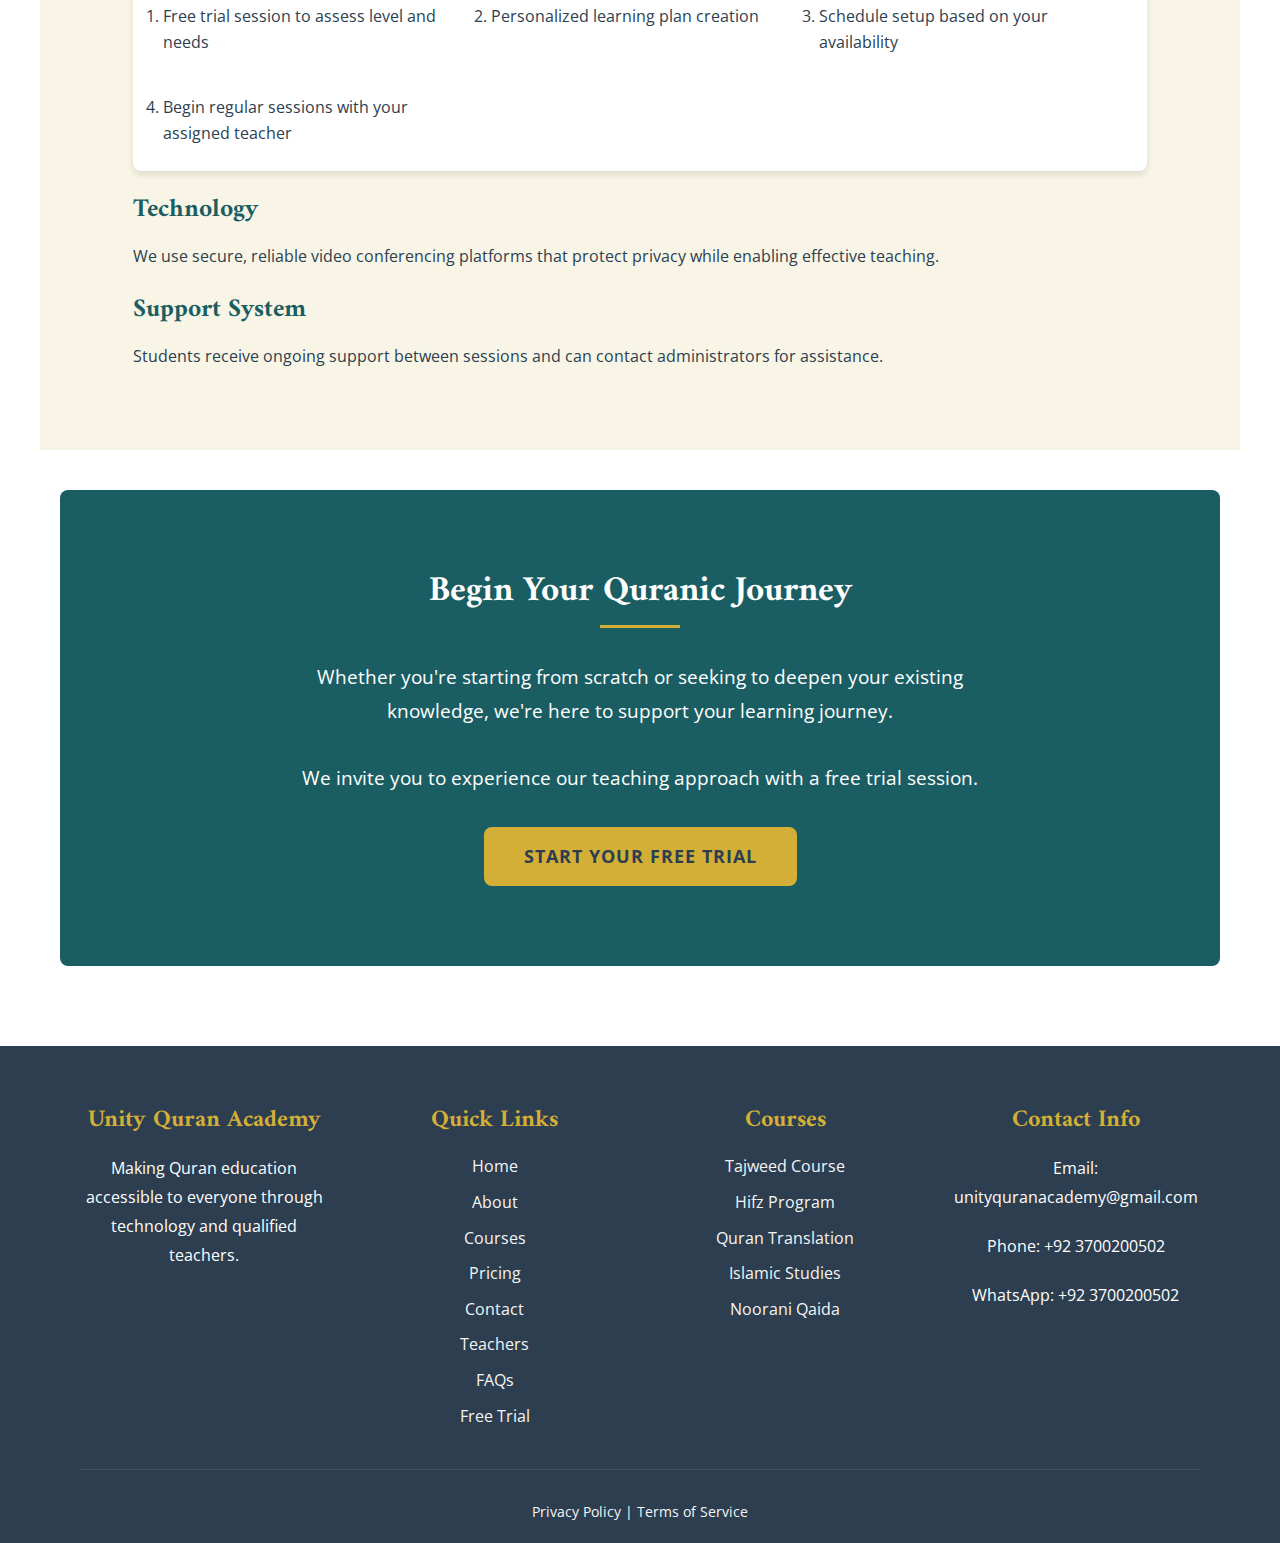
<file: about.html>
<!DOCTYPE html>
<html lang="en">
<head>
  <meta charset="UTF-8">
  <meta name="viewport" content="width=device-width, initial-scale=1.0">
  <meta name="description" content="Learn about Unity Quran Academy, our mission, values, and global reach in teaching Quranic knowledge.">
  <meta name="robots" content="index, follow">
  <meta name="author" content="Unity Quran Academy">
  <title>About Us - Unity Quran Academy</title>
  <link rel="preconnect" href="https://fonts.googleapis.com">
  <link rel="preconnect" href="https://fonts.gstatic.com" crossorigin>
  <link href="https://fonts.googleapis.com/css2?family=Amiri:ital,wght@0,400;0,700;1,400;1,700&family=Open+Sans:ital,wght@0,300;0,400;0,500;0,600;0,700;0,800;1,300;1,400;1,500;1,600;1,700;1,800&family=Scheherazade+New:wght@400;500;600;700&display=swap" rel="stylesheet"> 
  <link rel="stylesheet" href="css/style.css">
  
</head>
<body>
  
  <header>
  <div class="container">
    <!-- Logo -->
    <div class="logo">
      <img src="images/logo.webp" alt="Unity Quran Academy Logo" width="70" height="70">
      <h1>Unity Quran Academy</h1>
    </div>

    <!-- Hamburger Button -->
    <div class="hamburger" id="hamburger">☰</div>

    <!-- Navigation Menu -->
    <nav id="nav-menu">
      <ul>
        <li><a href="index.html">Home</a></li>
        <li><a href="about.html">About</a></li>
        <li><a href="courses.html">Courses</a></li>
        <li><a href="pricing.html">Pricing</a></li>
        <li><a href="contact.html">Contact</a></li>
        <li><a href="teachers.html">Teachers</a></li>
        <li><a href="faqs.html">FAQs</a></li>
        <li><a href="blog.html">Blog</a></li>
        <li><a href="trial.html" class="btn">Free Trial</a></li>
      </ul>
    </nav>
  </div>
</header>


      
  <!-- Page Header -->
  <section class="page-header">
    <div class="container">
      <h1>About Us</h1>
      <p>Learn more about Unity Quran Academy, our mission, and our values.</p>
    </div>
  </section>

  <main>
    <!-- Global Reach Section -->
    <section class="about-section">
      <div class="container">
        <h2>Our Global Reach</h2>
        <div class="global-reach-content">
          <img src="images/global-map.webp" alt="World map showing our international student locations" width="800" height="400" loading="lazy">
          <p>We have successfully taught students from over 40 countries across six continents, creating a diverse global learning community united by the love of Quranic knowledge.</p>
          
          <h3>Countries We Serve</h3>
          <div class="countries-grid">
            <ul>
              <li>United States</li>
              <li>United Kingdom</li>
              <li>Canada</li>
              <li>Australia</li>
              <li>United Arab Emirates</li>
            </ul>
            <ul>
              <li>Saudi Arabia</li>
              <li>Pakistan</li>
              <li>India</li>
              <li>Malaysia</li>
              <li>And many more...</li>
            </ul>
          </div>
        </div>
      </div>
    </section>

    <!-- What We Offer Section -->
    <section class="about-section alt-bg">
      <div class="container">
        <h2>What We Offer</h2>
        <p>Unity Quran Academy provides comprehensive online Quran education for students of all ages and levels:</p>
        
        <div class="offer-grid">
          <div class="offer-item">
            <h3>Our Courses</h3>
            <ul>
              <li>Quran Reading with Tajweed</li>
              <li>Quran Memorization (Hifz)</li>
              <li>Basic Islamic Studies</li>
              <li>Arabic Language for Quran Understanding</li>
              <li>Tafsir and Quranic Sciences</li>
            </ul>
          </div>
          
          <div class="offer-item">
            <h3>Learning Features</h3>
            <ul>
              <li>One-on-one online sessions</li>
              <li>Flexible scheduling</li>
              <li>Qualified teachers</li>
              <li>Regular progress assessments</li>
              <li>Supportive learning environment</li>
            </ul>
          </div>
        </div>
      </div>
    </section>

    <!-- Our Approach Section -->
    <section class="about-section">
      <div class="container">
        <h2>Our Teaching Approach</h2>
        <p>We've developed a unique methodology that ensures effective learning while maintaining Islamic values:</p>
        
        <div class="approach-grid">
          <div class="approach-item">
            <h3>Step-by-Step Learning</h3>
            <p>We begin with the basics and gradually progress to more advanced topics, ensuring solid foundations.</p>
          </div>
          
          <div class="approach-item">
            <h3>Focus on Understanding</h3>
            <p>We emphasize understanding the meanings and teachings of the Quran, not just recitation.</p>
          </div>
          
          <div class="approach-item">
            <h3>Practical Application</h3>
            <p>Students learn how to apply Quranic teachings in their daily lives.</p>
          </div>
          
          <div class="approach-item">
            <h3>Continuous Evaluation</h3>
            <p>Regular assessments help track progress and address challenges promptly.</p>
          </div>
        </div>
      </div>
    </section>

    <!-- Global Impact Section -->
    <section class="about-section alt-bg">
      <div class="container">
        <h2>Our Global Impact</h2>
        <p>Though we maintain privacy for our teachers and students, we're proud of our reach and impact:</p>
        
        <div class="impact-grid">
          <div class="impact-item">
            <h3>Worldwide Presence</h3>
            <p>We've served students from over 30 countries across six continents.</p>
          </div>
          
          <div class="impact-item">
            <h3>Diverse Community</h3>
            <p>Our students come from various backgrounds, ages, and levels of Islamic knowledge.</p>
          </div>
          
          <div class="impact-item">
            <h3>Success Stories</h3>
            <p>Many students have completed Quran memorization, improved their recitation, or strengthened their connection with Islam through our programs.</p>
          </div>
        </div>
      </div>
    </section>

    <!-- Values Section -->
    <section class="about-section">
      <div class="container">
        <h2>Our Core Values</h2>
        
        <div class="values-grid">
          <div class="value-item">
            <h3>Authenticity</h3>
            <p>We are committed to teaching authentic Quranic knowledge as understood by the early generations of Muslims.</p>
          </div>
          
          <div class="value-item">
            <h3>Excellence</h3>
            <p>We strive for excellence in teaching quality, curriculum development, and student support.</p>
          </div>
          
          <div class="value-item">
            <h3>Compassion</h3>
            <p>We approach teaching with patience, understanding, and genuine care for each student's journey.</p>
          </div>
          
          <div class="value-item">
            <h3>Privacy</h3>
            <p>We respect and protect the privacy of our students and teachers, creating a safe learning environment.</p>
          </div>
          
          <div class="value-item">
            <h3>Accessibility</h3>
            <p>We believe Quran education should be accessible to all, regardless of circumstances.</p>
          </div>
        </div>
      </div>
    </section>

    <!-- How It Works Section -->
    <section class="about-section alt-bg">
      <div class="container">
        <h2>How Our Academy Works</h2>
        
        <div class="process-container">
          <h3>Getting Started</h3>
          <ol class="process-steps">
            <li>Free trial session to assess level and needs</li>
            <li>Personalized learning plan creation</li>
            <li>Schedule setup based on your availability</li>
            <li>Begin regular sessions with your assigned teacher</li>
          </ol>
          
          <div class="process-details">
            <div class="process-item">
              <h3>Technology</h3>
              <p>We use secure, reliable video conferencing platforms that protect privacy while enabling effective teaching.</p>
            </div>
            
            <div class="process-item">
              <h3>Support System</h3>
              <p>Students receive ongoing support between sessions and can contact administrators for assistance.</p>
            </div>
          </div>
        </div>
      </div>
    </section>

    <!-- Call to Action Section -->
    <section class="about-cta">
      <div class="container">
        <h2>Begin Your Quranic Journey</h2>
        <p>Whether you're starting from scratch or seeking to deepen your existing knowledge, we're here to support your learning journey.</p>
        <p>We invite you to experience our teaching approach with a free trial session.</p>
        <a href="trial.html" class="btn cta-btn">Start Your Free Trial</a>
      </div>
    </section>
  </main>
  
  <!-- WhatsApp Float -->
  <a href="https://wa.me/923700200502" class="whatsapp-float" target="_blank">
    <img src="images/WhatsApp.svg" alt="WhatsApp" width="50" height="50">
  </a>

  <!-- Footer -->
  <footer>
    <div class="container">
      <div class="footer-content">
        <div class="footer-section">
          <h3>Unity Quran Academy</h3>
          <p>Making Quran education accessible to everyone through technology and qualified teachers.</p>
        </div>
        <div class="footer-section">
          <h3>Quick Links</h3>
          <div class="footer-links">
            <a href="index.html">Home</a>
            <a href="about.html">About</a>
            <a href="courses.html">Courses</a>
            <a href="pricing.html">Pricing</a>
            <a href="contact.html">Contact</a>
            <a href="teachers.html">Teachers</a>
            <a href="faqs.html">FAQs</a>
            <a href="trial.html">Free Trial</a>
          </div>
        </div>
        <div class="footer-section">
          <h3>Courses</h3>
          <div class="footer-links">
            <a href="#">Tajweed Course</a>
            <a href="#">Hifz Program</a>
            <a href="#">Quran Translation</a>
            <a href="#">Islamic Studies</a>
            <a href="#">Noorani Qaida</a>
          </div>
        </div>
        <div class="footer-section">
          <h3>Contact Info</h3>
          <p>Email: unityquranacademy@gmail.com</p>
          <p>Phone: +92 3700200502</p>
          <p>WhatsApp: +92 3700200502</p>
        </div>
      </div>
      <div class="footer-bottom">
      
        <div class="legal-links">
          <a href="privacy.html">Privacy Policy</a> |
          <a href="terms.html">Terms of Service</a>
        </div>
      </div>
    </div>
  </footer>

  <script src="js/main/main.js"></script>
</body>
</html>
</file>
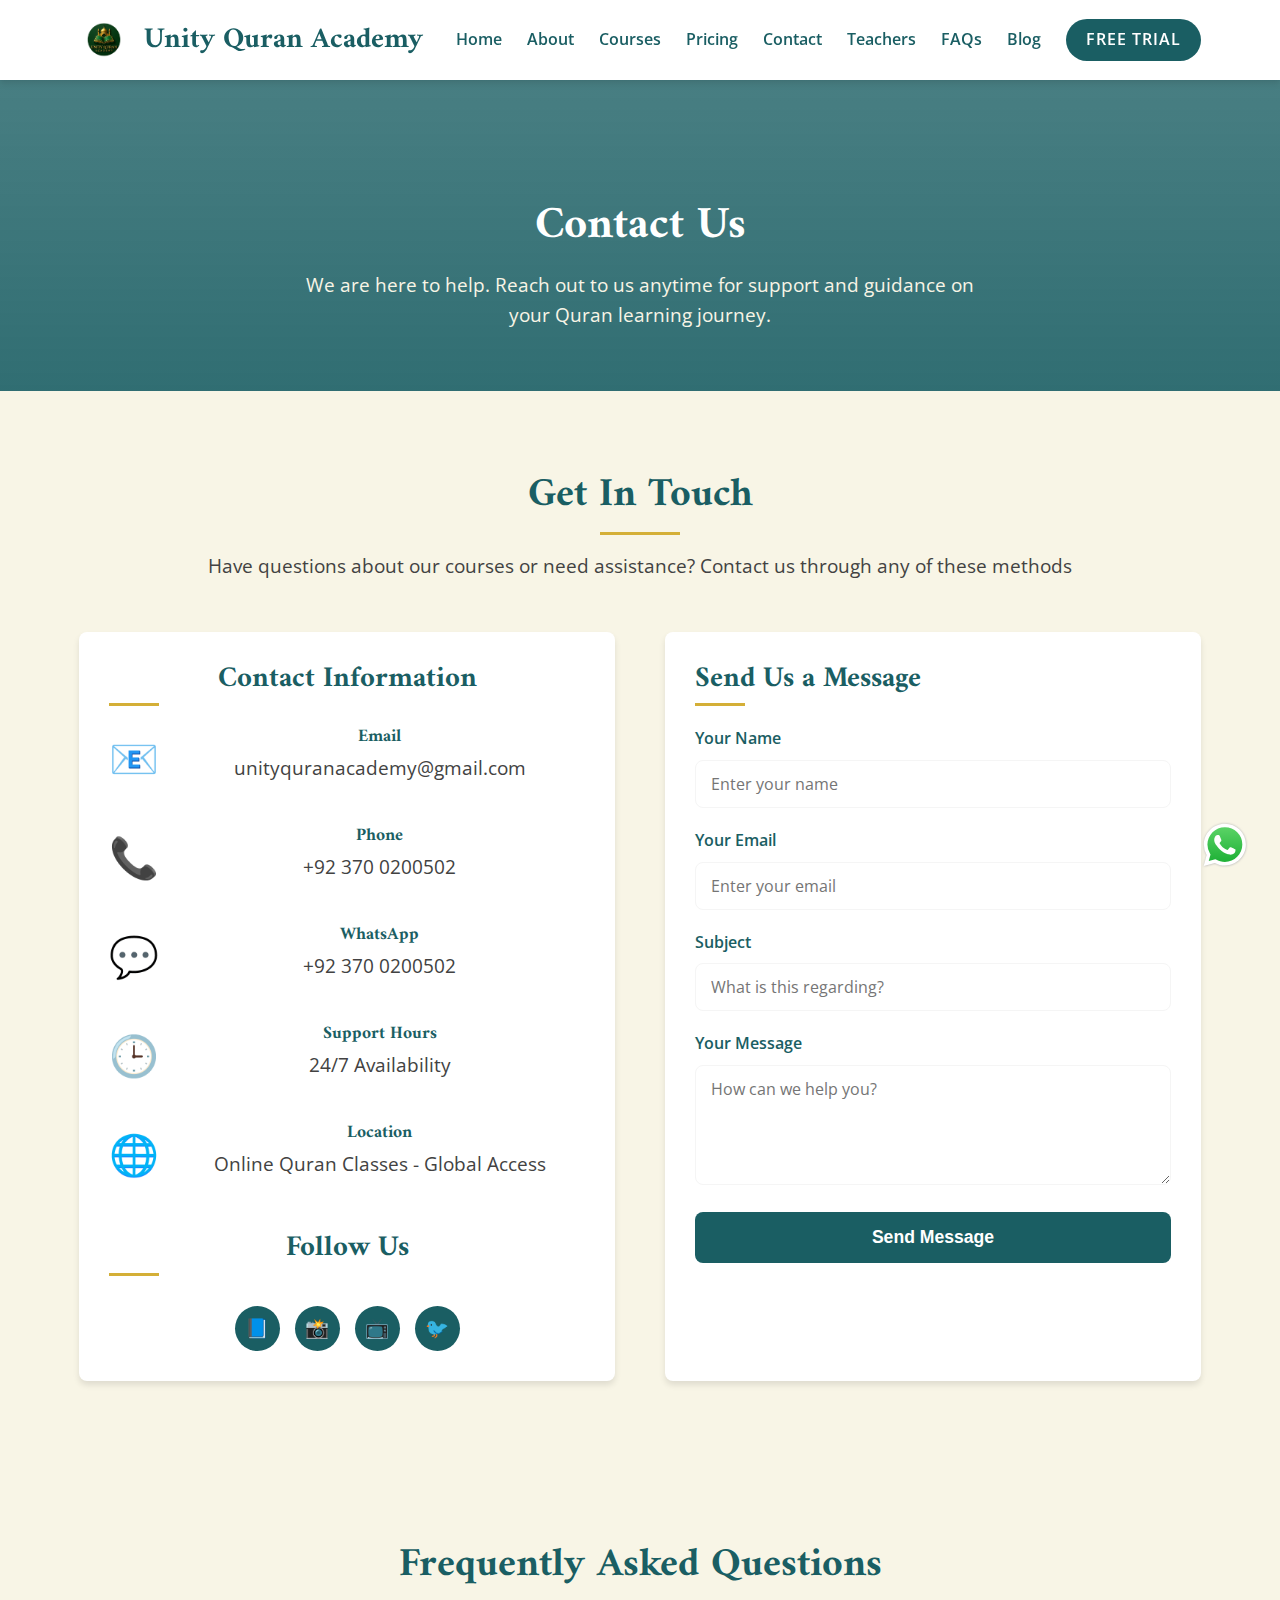
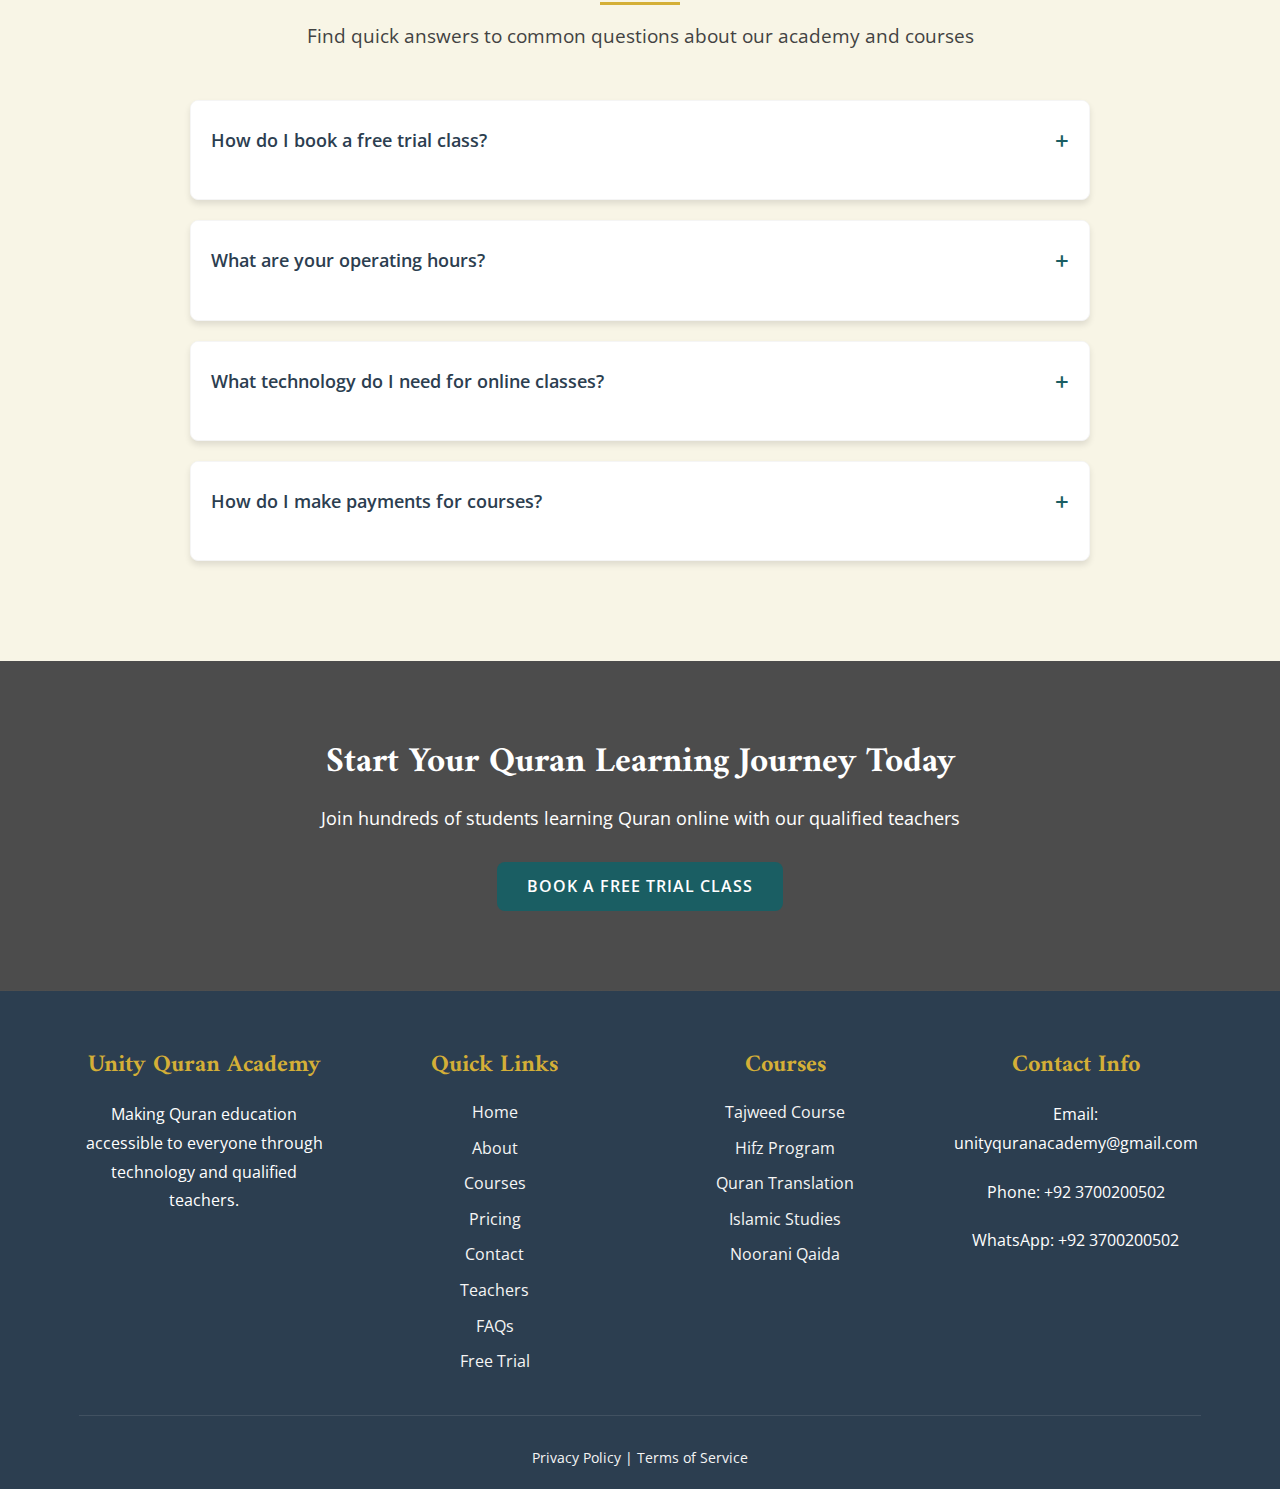
<file: contact.html>
<!DOCTYPE html>
<html lang="en">
<head>
  <meta charset="UTF-8">
  <meta name="viewport" content="width=device-width, initial-scale=1.0">
  <meta name="description" content="Contact Unity Quran Academy for Quran learning courses, support, and guidance. Get in touch with our qualified teachers.">
  <meta name="robots" content="index, follow">
  <meta name="author" content="Unity Quran Academy">
  <title>Contact Us - Unity Quran Academy</title>
  <link rel="preconnect" href="https://fonts.googleapis.com">
  <link rel="preconnect" href="https://fonts.gstatic.com" crossorigin>
  <link href="https://fonts.googleapis.com/css2?family=Amiri:ital,wght@0,400;0,700;1,400;1,700&family=Open+Sans:ital,wght@0,300;0,400;0,500;0,600;0,700;0,800;1,300;1,400;1,500;1,600;1,700;1,800&family=Scheherazade+New:wght@400;500;600;700&display=swap" rel="stylesheet"> 
  <link rel="stylesheet" href="css/style.css">
</head>
<body>
  <header>
  <div class="container">
    <!-- Logo -->
    <div class="logo">
      <img src="images/logo.webp" alt="Unity Quran Academy Logo" width="70" height="70">
      <h1>Unity Quran Academy</h1>
    </div>

    <!-- Hamburger Button -->
    <div class="hamburger" id="hamburger">☰</div>

    <!-- Navigation Menu -->
    <nav id="nav-menu">
      <ul>
        <li><a href="index.html">Home</a></li>
        <li><a href="about.html">About</a></li>
        <li><a href="courses.html">Courses</a></li>
        <li><a href="pricing.html">Pricing</a></li>
        <li><a href="contact.html">Contact</a></li>
        <li><a href="teachers.html">Teachers</a></li>
        <li><a href="faqs.html">FAQs</a></li>
        <li><a href="blog.html">Blog</a></li>
        <li><a href="trial.html" class="btn">Free Trial</a></li>
      </ul>
    </nav>
  </div>
</header>


  <!-- Page Header -->
  <section class="page-header">
    <div class="container">
      <h1>Contact Us</h1>
      <p>We are here to help. Reach out to us anytime for support and guidance on your Quran learning journey.</p>
    </div>
  </section>

  <!-- Contact Section -->
  <section class="contact-section">
    <div class="container">
      <h2 class="section-heading">Get In Touch</h2>
      <p class="section-subheading">Have questions about our courses or need assistance? Contact us through any of these methods</p>
      
      <div class="contact-grid">
        <!-- Contact Info -->
        <div class="contact-info">
          <h3>Contact Information</h3>
          
          <div class="contact-details">
            <div class="contact-item">
              <div class="contact-icon">📧</div>
              <div class="contact-text">
                <h4>Email</h4>
                <p><a href="mailto:unityquranacademy@gmail.com">unityquranacademy@gmail.com</a></p>
              </div>
            </div>
            
            <div class="contact-item">
              <div class="contact-icon">📞</div>
              <div class="contact-text">
                <h4>Phone</h4>
                <p><a href="tel:+923700200502">+92 370 0200502</a></p>
              </div>
            </div>
            
            <div class="contact-item">
              <div class="contact-icon">💬</div>
              <div class="contact-text">
                <h4>WhatsApp</h4>
                <p><a href="https://wa.me/923700200502" target="_blank">+92 370 0200502</a></p>
              </div>
            </div>
            
            <div class="contact-item">
              <div class="contact-icon">🕒</div>
              <div class="contact-text">
                <h4>Support Hours</h4>
                <p>24/7 Availability</p>
              </div>
            </div>
            
            <div class="contact-item">
              <div class="contact-icon">🌐</div>
              <div class="contact-text">
                <h4>Location</h4>
                <p>Online Quran Classes - Global Access</p>
              </div>
            </div>
          </div>
          
          <h3>Follow Us</h3>
          <div class="social-links">
            <a href="#" aria-label="Facebook"><span>📘</span></a>
            <a href="#" aria-label="Instagram"><span>📸</span></a>
            <a href="#" aria-label="YouTube"><span>📺</span></a>
            <a href="#" aria-label="Twitter"><span>🐦</span></a>
          </div>
        </div>

        <!-- Contact Form -->
        <div class="contact-form">
          <h3>Send Us a Message</h3>
          <form action="#" method="post">
            <div class="form-group">
              <label for="name">Your Name</label>
              <input type="text" id="name" name="name" class="form-control" placeholder="Enter your name" required>
            </div>
            
            <div class="form-group">
              <label for="email">Your Email</label>
              <input type="email" id="email" name="email" class="form-control" placeholder="Enter your email" required>
            </div>
            
            <div class="form-group">
              <label for="subject">Subject</label>
              <input type="text" id="subject" name="subject" class="form-control" placeholder="What is this regarding?" required>
            </div>
            
            <div class="form-group">
              <label for="message">Your Message</label>
              <textarea id="message" name="message" class="form-control" placeholder="How can we help you?" required></textarea>
            </div>
            
            <button type="submit" class="submit-btn">Send Message</button>
          </form>
        </div>
      </div>
    </div>
  </section>

  <!-- FAQ Section -->
  <section class="faq-section">
    <div class="container">
      <h2 class="section-heading">Frequently Asked Questions</h2>
      <p class="section-subheading">Find quick answers to common questions about our academy and courses</p>
      
      <div class="faq-container">
        <div class="faq-item">
          <div class="faq-question">
            How do I book a free trial class?
            <span>+</span>
          </div>
          <div class="faq-answer">
            <p>You can book a free trial class by filling out the contact form above, messaging us on WhatsApp, or calling us directly. We'll get back to you within 24 hours to schedule your trial session.</p>
          </div>
        </div>
        
        <div class="faq-item">
          <div class="faq-question">
            What are your operating hours?
            <span>+</span>
          </div>
          <div class="faq-answer">
            <p>We offer 24/7 support and flexible class timings to accommodate students from different time zones. You can schedule classes at any time that works for you.</p>
          </div>
        </div>
        
        <div class="faq-item">
          <div class="faq-question">
            What technology do I need for online classes?
            <span>+</span>
          </div>
          <div class="faq-answer">
            <p>You need a stable internet connection, a device (computer, tablet, or smartphone) with a camera and microphone, and Zoom or Skype installed. We'll guide you through the setup process.</p>
          </div>
        </div>
        
        <div class="faq-item">
          <div class="faq-question">
            How do I make payments for courses?
            <span>+</span>
          </div>
          <div class="faq-answer">
            <p>We accept various payment methods including bank transfer, JazzCash, EasyPaisa, and PayPal. Payment instructions will be provided after you enroll in a course.</p>
          </div>
        </div>
      </div>
    </div>
  </section>

  <!-- CTA Section -->
  <section class="cta-section">
    <div class="container">
      <h2>Start Your Quran Learning Journey Today</h2>
      <p>Join hundreds of students learning Quran online with our qualified teachers</p>
      <a href="trial.html" class="btn">Book a Free Trial Class</a>
    </div>
  </section>

  <!-- WhatsApp Float -->
  <a href="https://wa.me/923700200502" class="whatsapp-float" target="_blank">
    <img src="images/WhatsApp.svg" alt="WhatsApp" width="50" height="50">
  </a>

  <!-- Footer -->
  <footer>
    <div class="container">
      <div class="footer-content">
        <div class="footer-section">
          <h3>Unity Quran Academy</h3>
          <p>Making Quran education accessible to everyone through technology and qualified teachers.</p>
        </div>
        <div class="footer-section">
          <h3>Quick Links</h3>
          <div class="footer-links">
            <a href="index.html">Home</a>
            <a href="about.html">About</a>
            <a href="courses.html">Courses</a>
            <a href="pricing.html">Pricing</a>
            <a href="contact.html">Contact</a>
            <a href="teachers.html">Teachers</a>
            <a href="faqs.html">FAQs</a>
            <a href="trial.html">Free Trial</a>
          </div>
        </div>
        <div class="footer-section">
          <h3>Courses</h3>
          <div class="footer-links">
            <a href="#">Tajweed Course</a>
            <a href="#">Hifz Program</a>
            <a href="#">Quran Translation</a>
            <a href="#">Islamic Studies</a>
            <a href="#">Noorani Qaida</a>
          </div>
        </div>
        <div class="footer-section">
          <h3>Contact Info</h3>
          <p>Email: unityquranacademy@gmail.com</p>
          <p>Phone: +92 3700200502</p>
          <p>WhatsApp: +92 3700200502</p>
        </div>
      </div>
      <div class="footer-bottom">
      
        <div class="legal-links">
          <a href="privacy.html">Privacy Policy</a> |
          <a href="terms.html">Terms of Service</a>
        </div>
      </div>
    </div>
  </footer>

  <script src="js/main/main.js"></script>
</body>
</html>
</file>
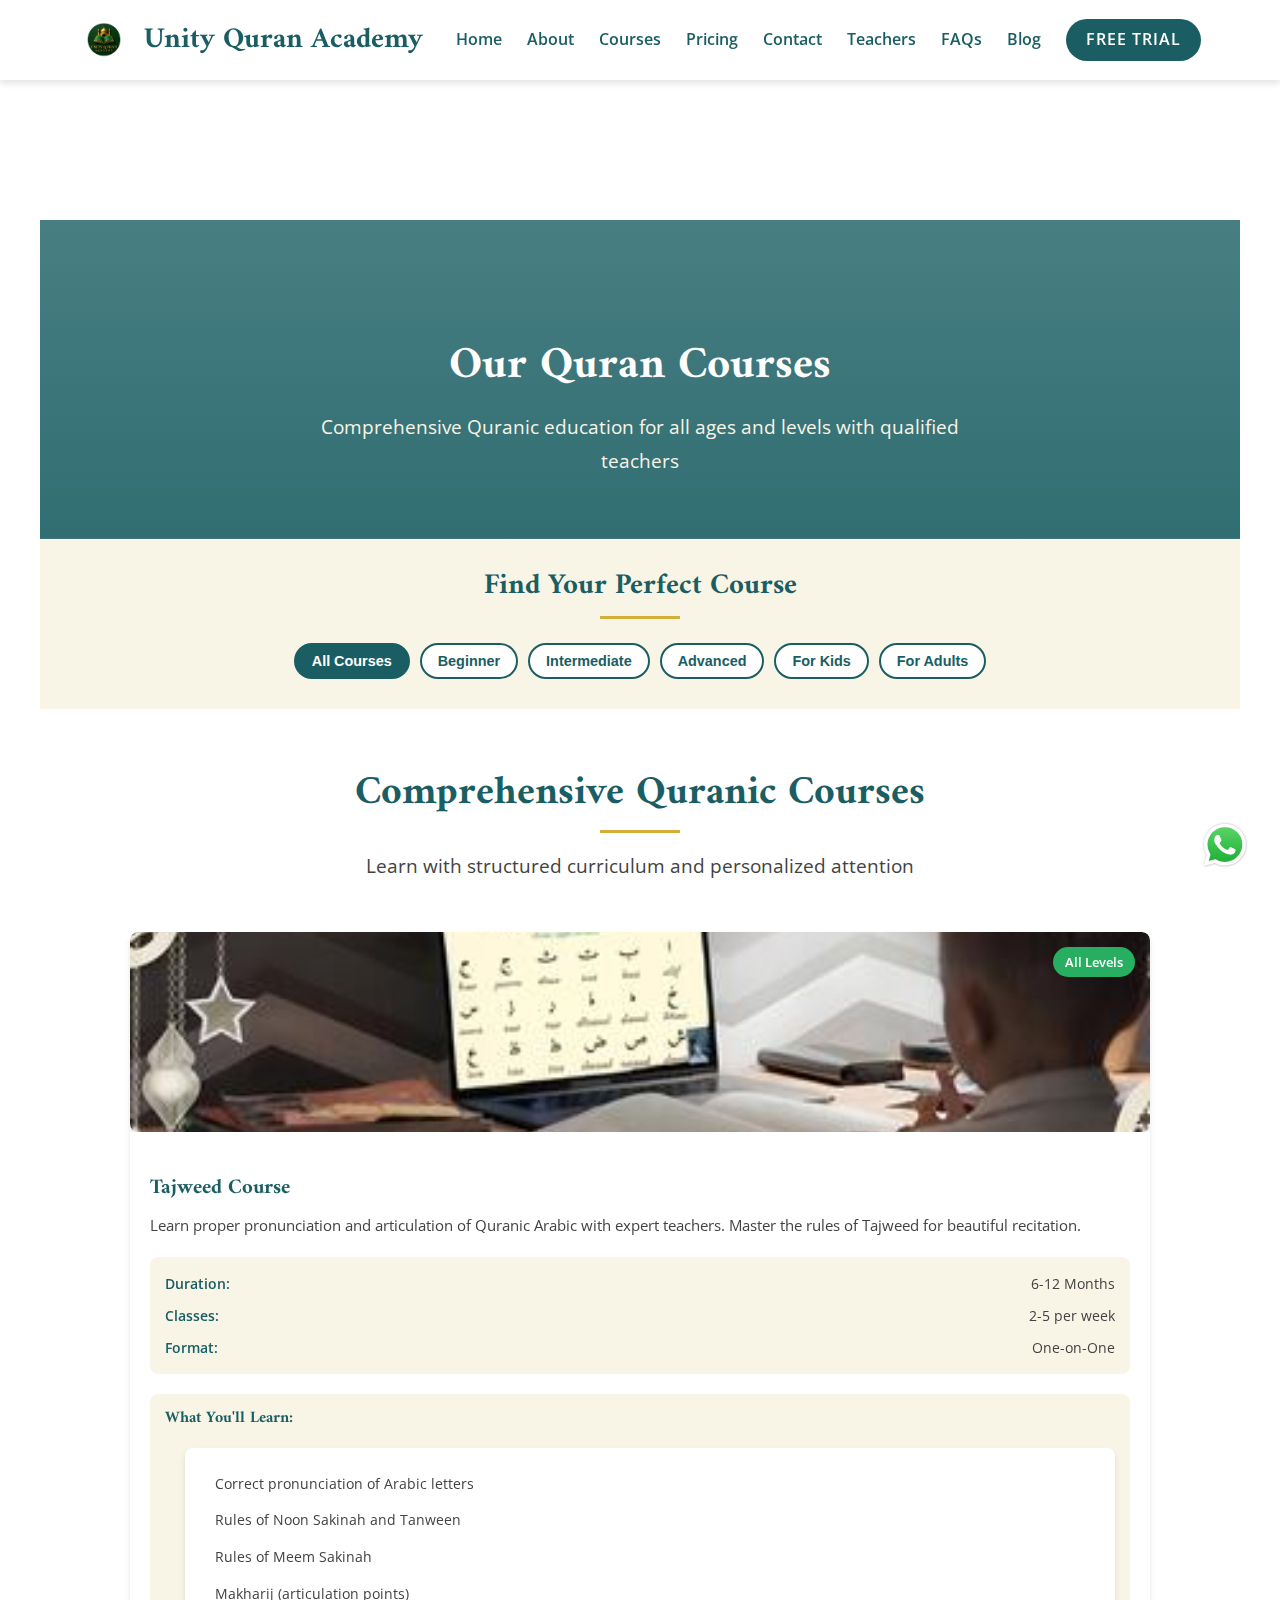
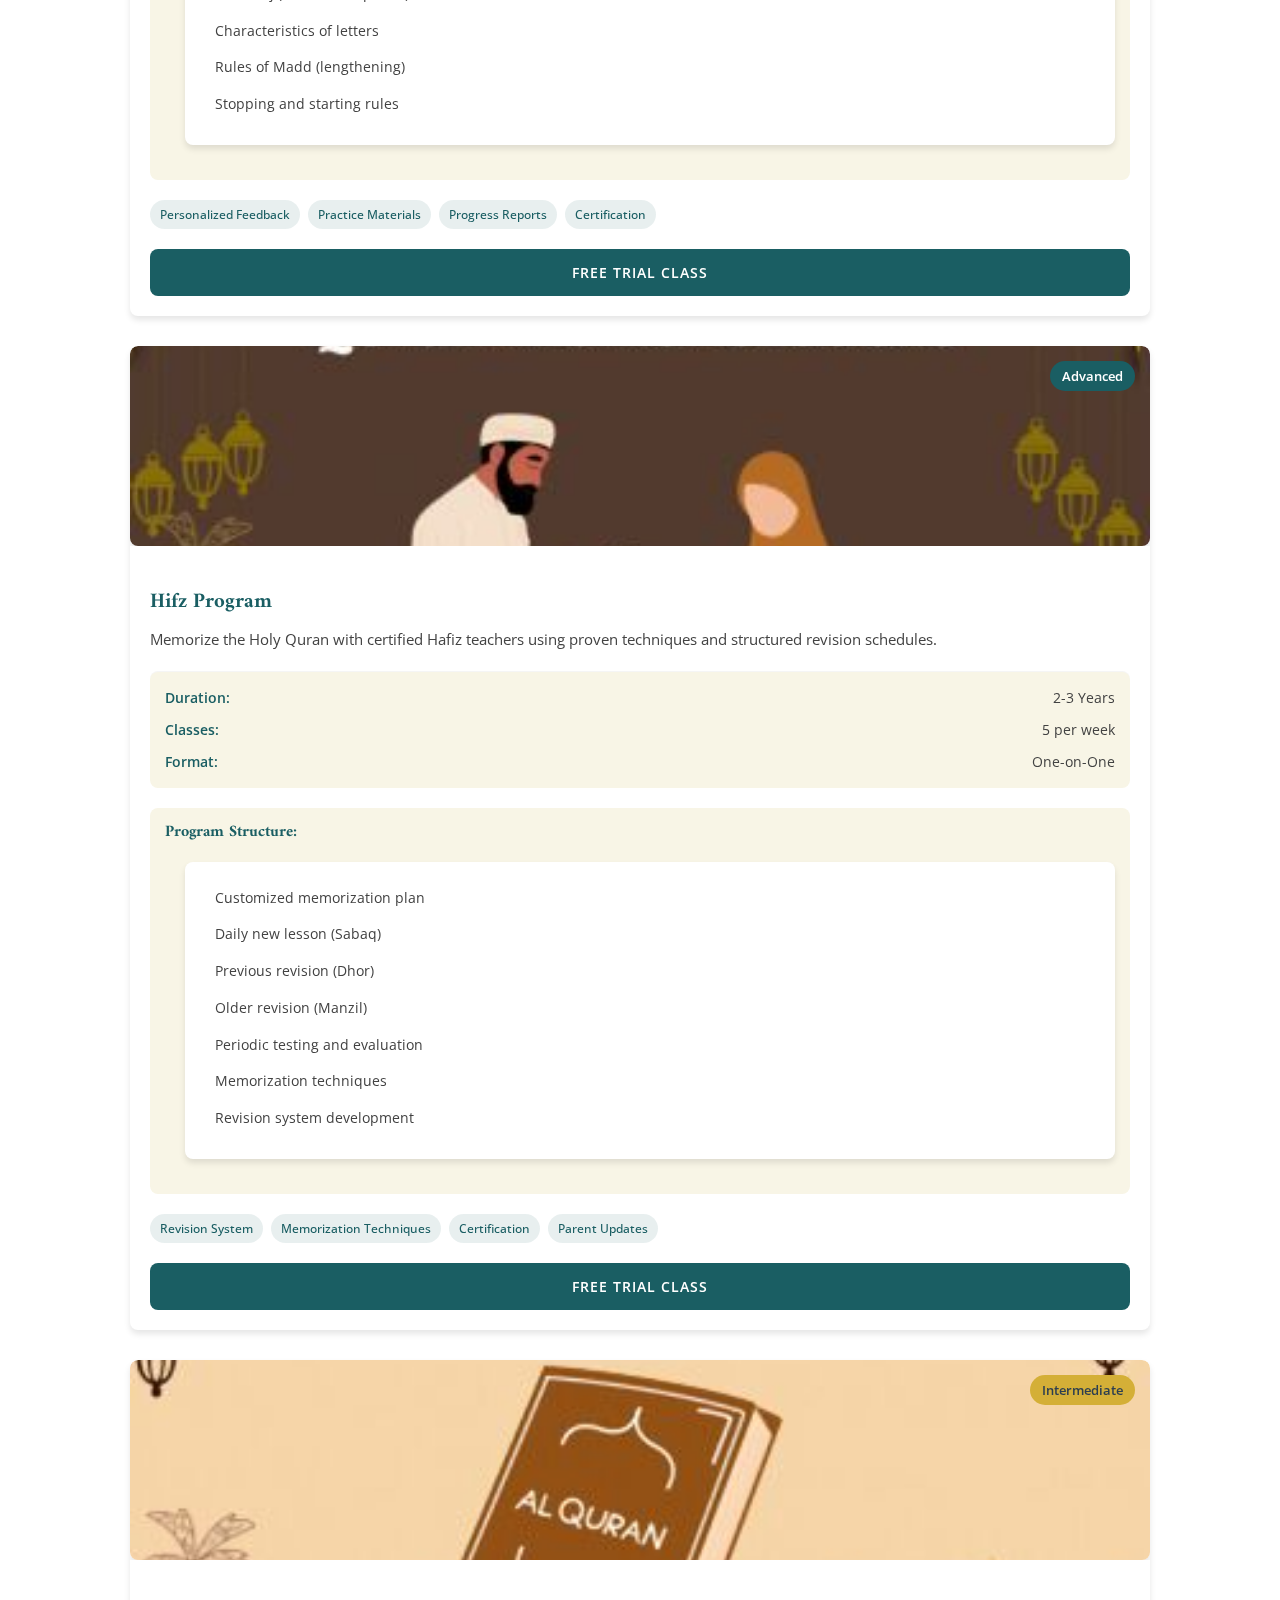
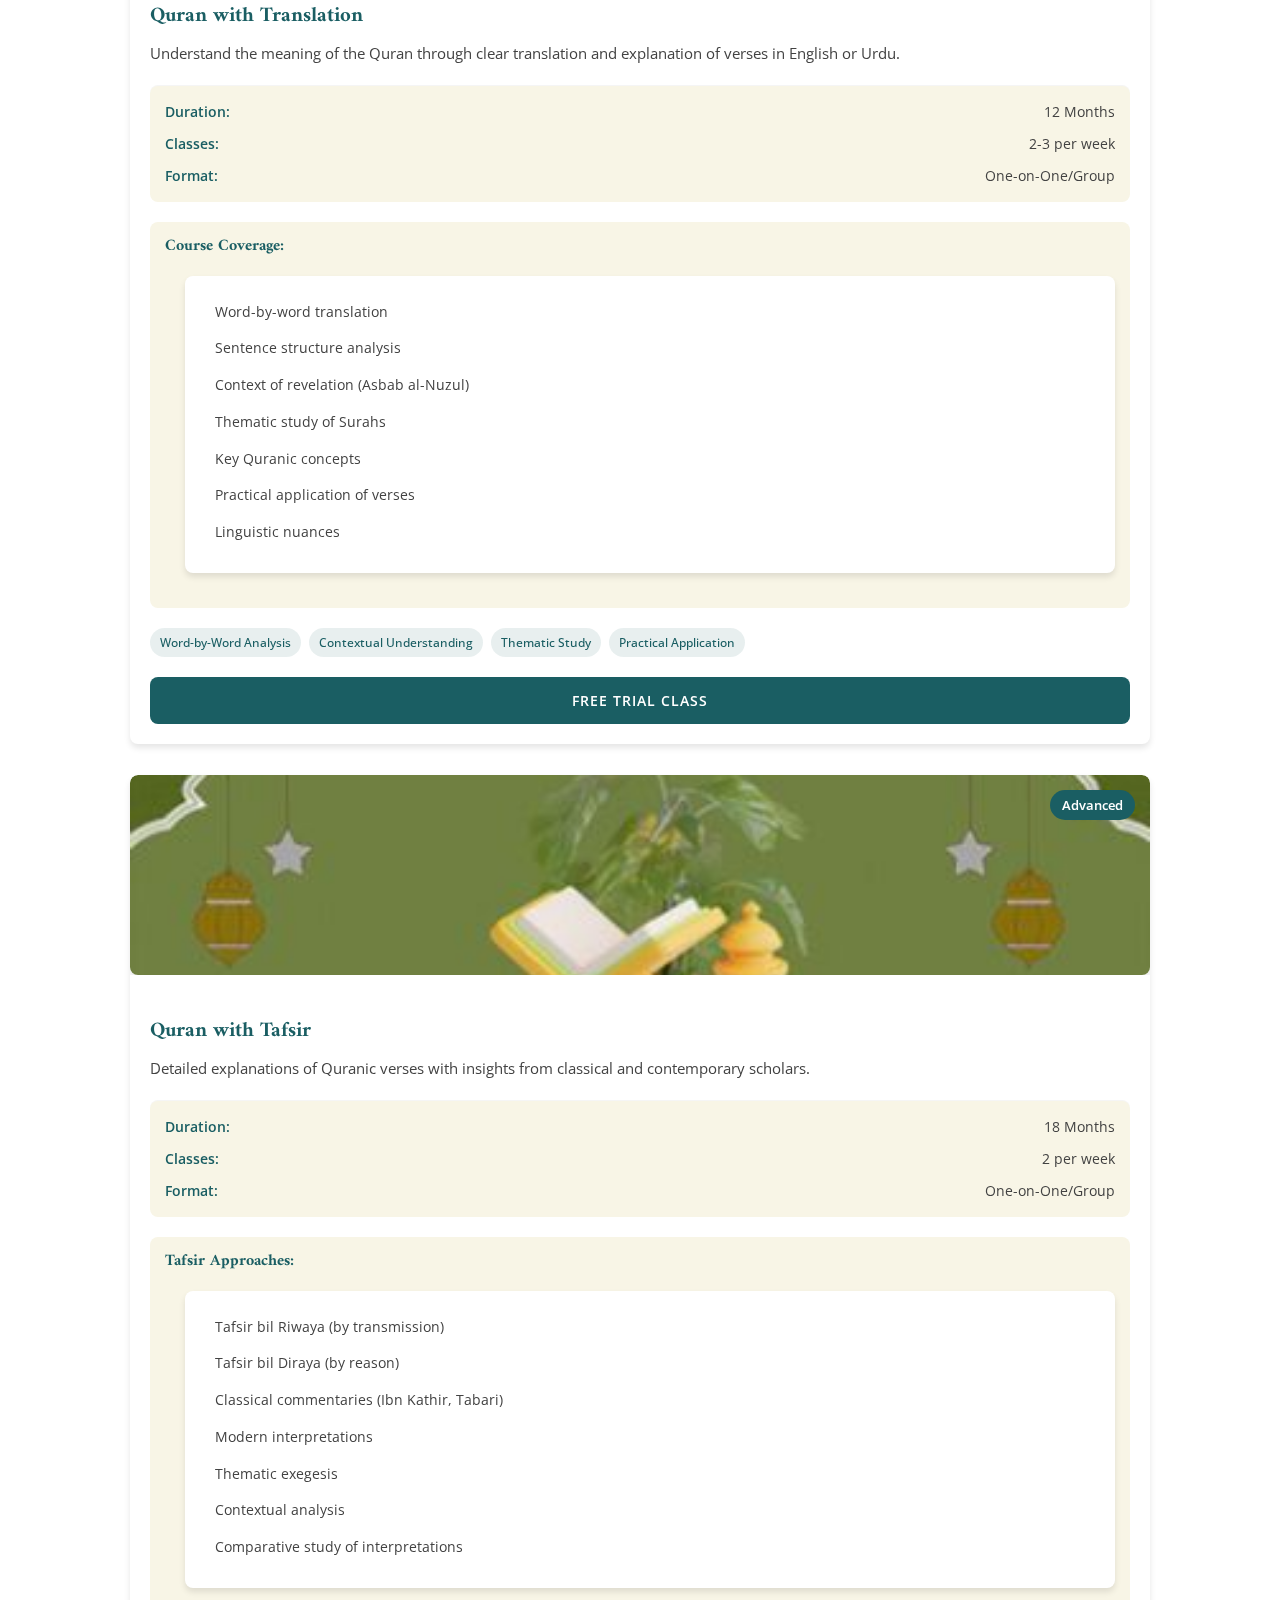
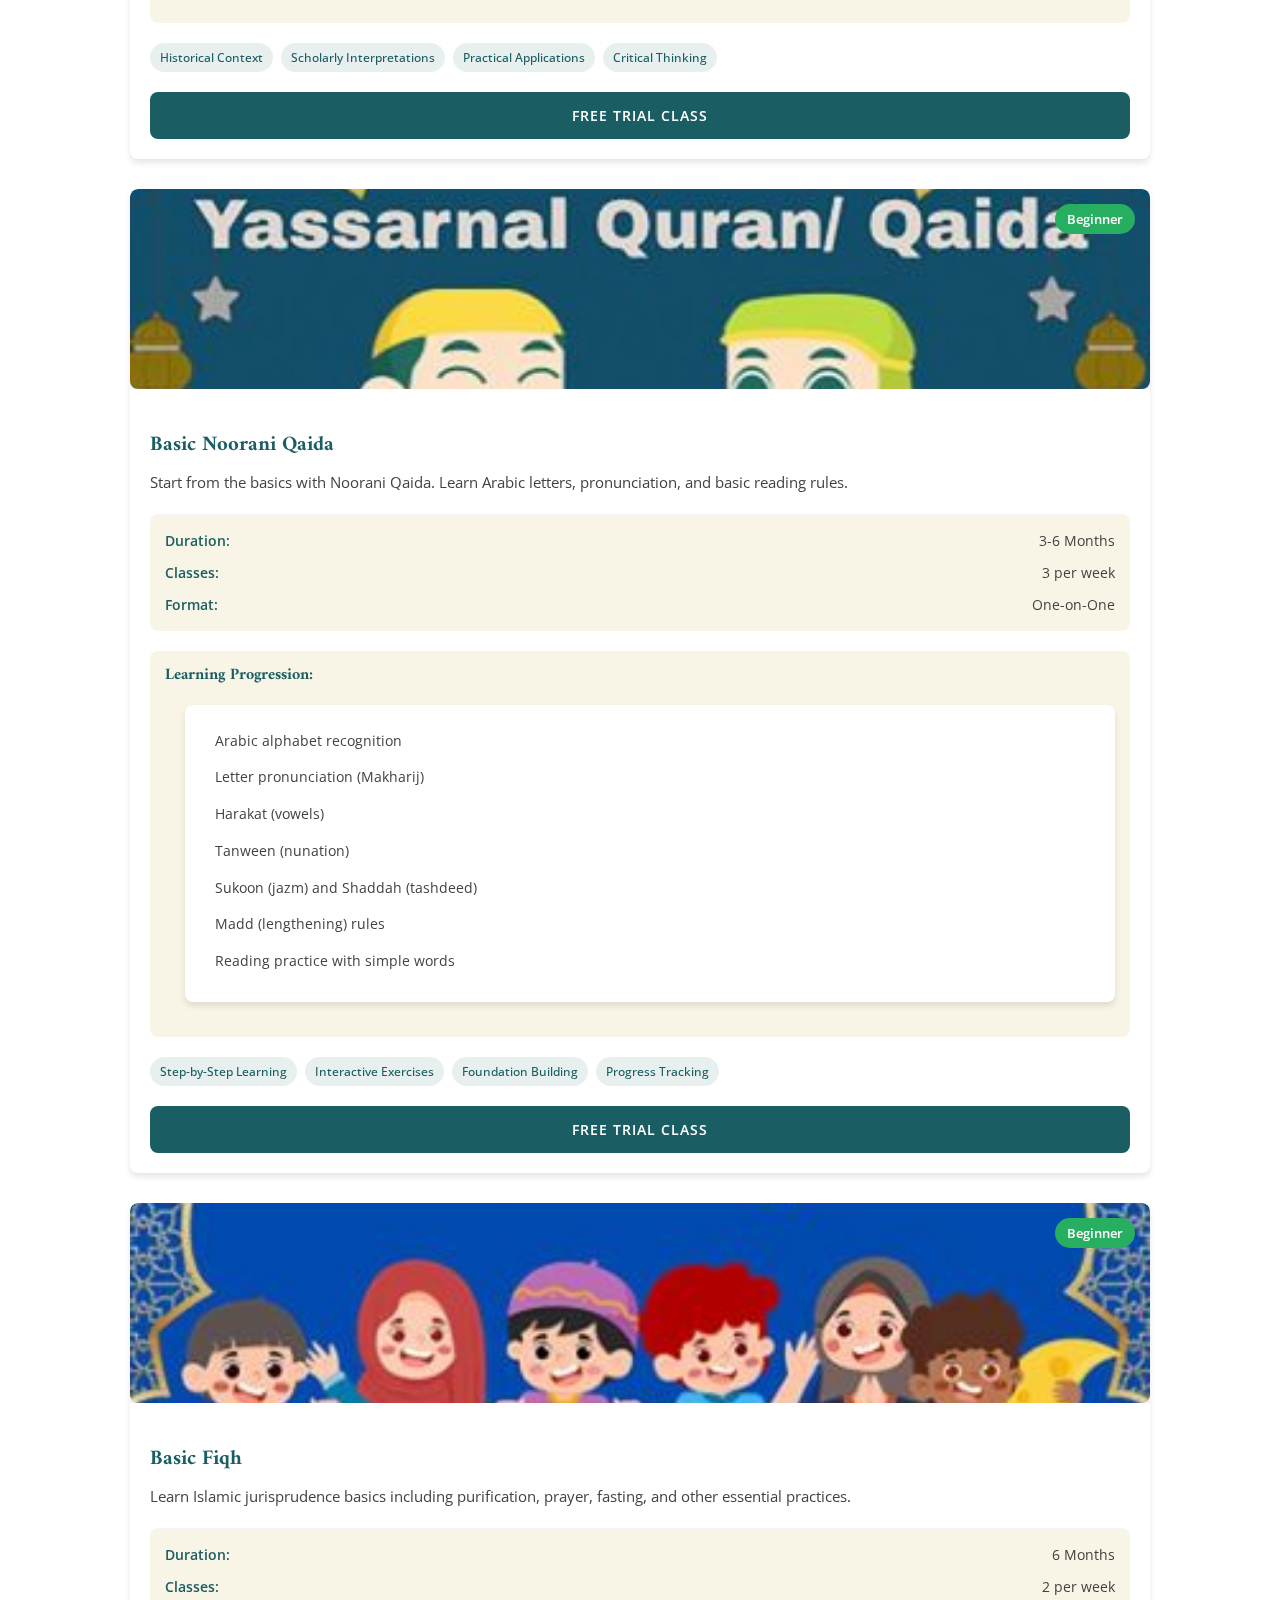
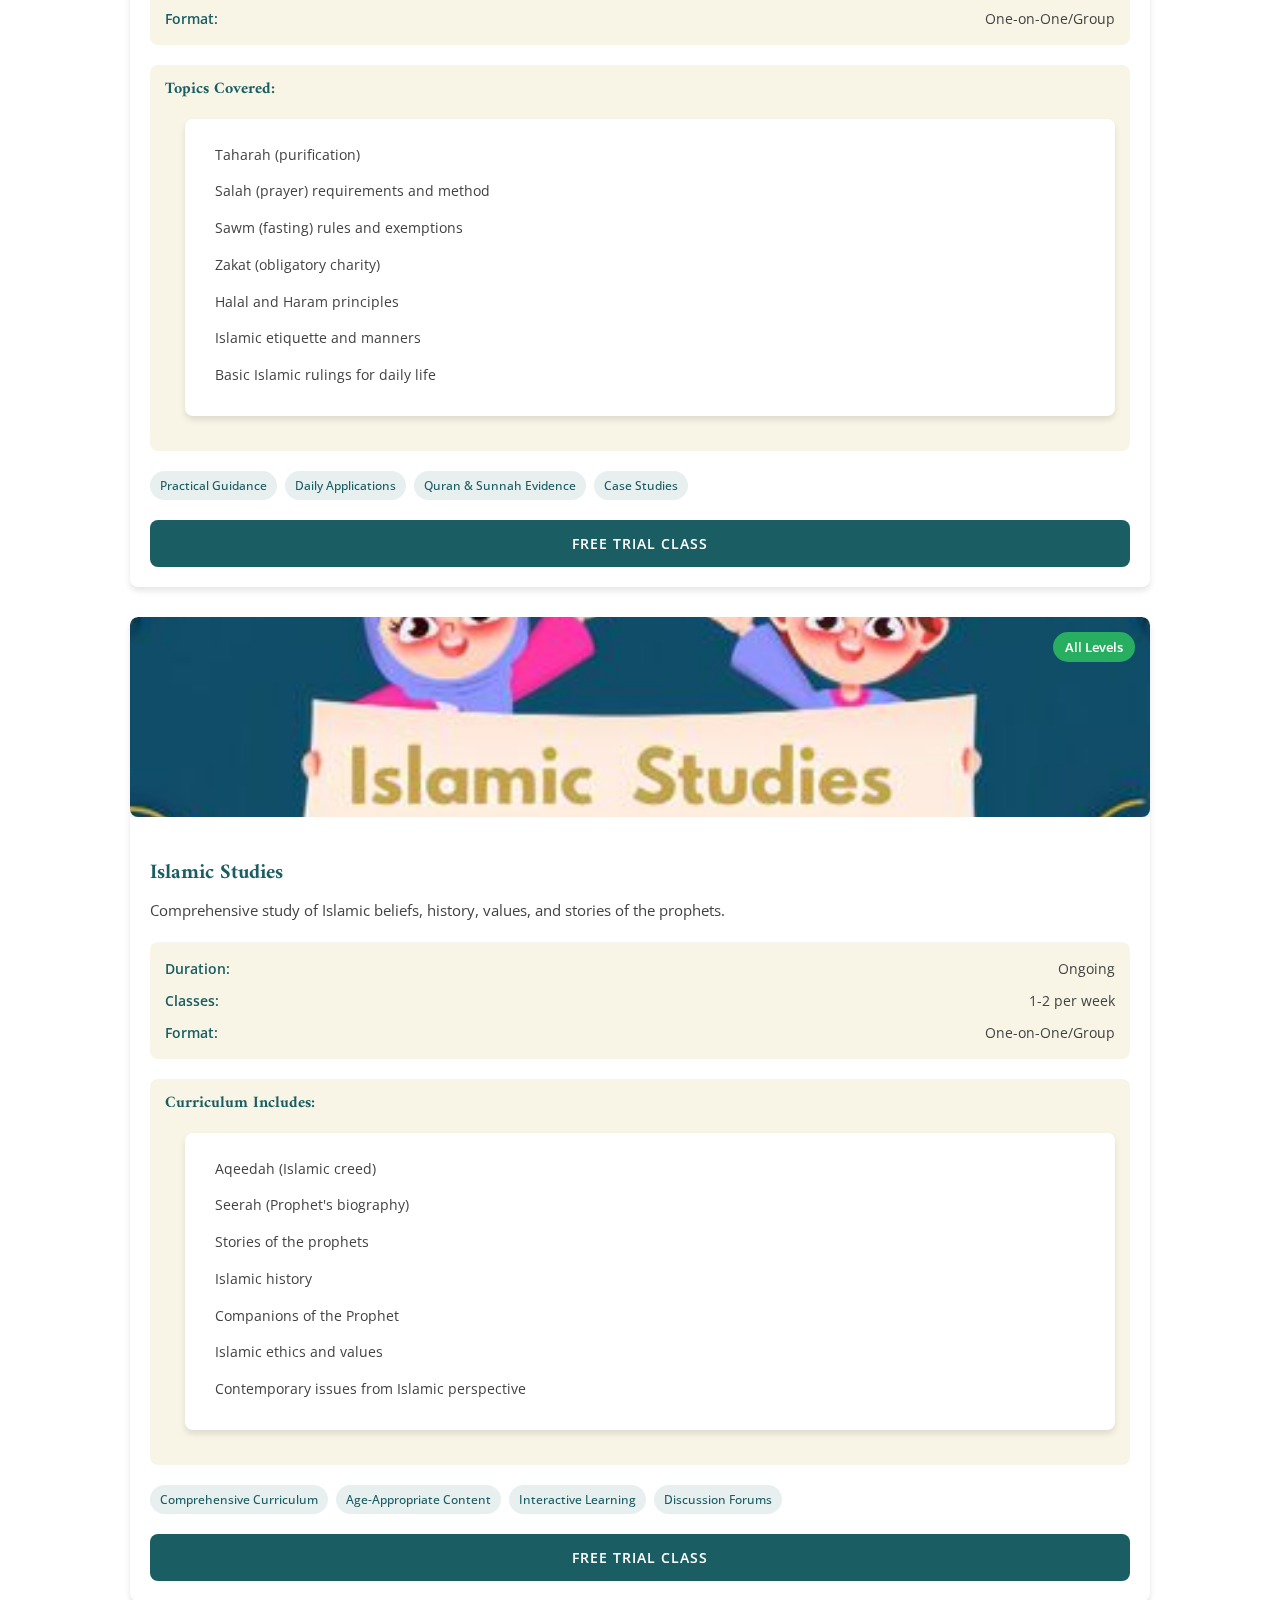
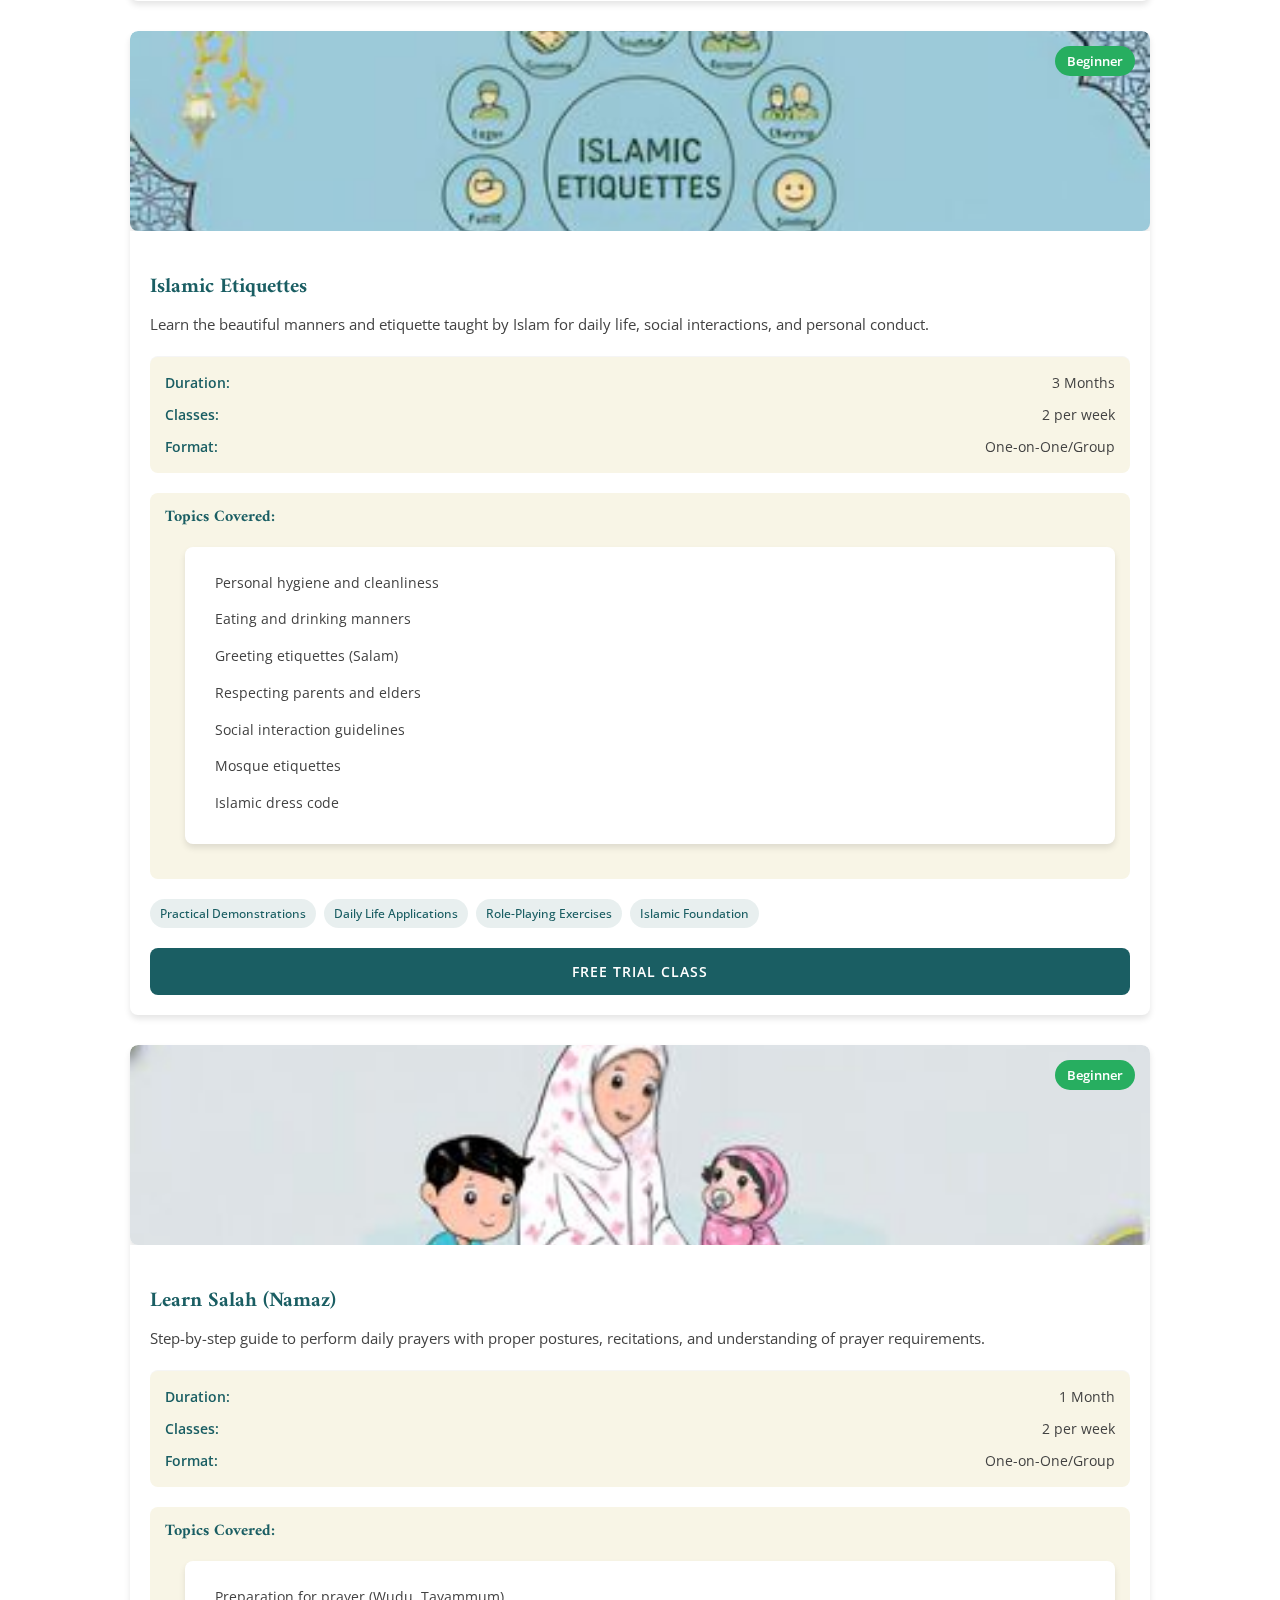
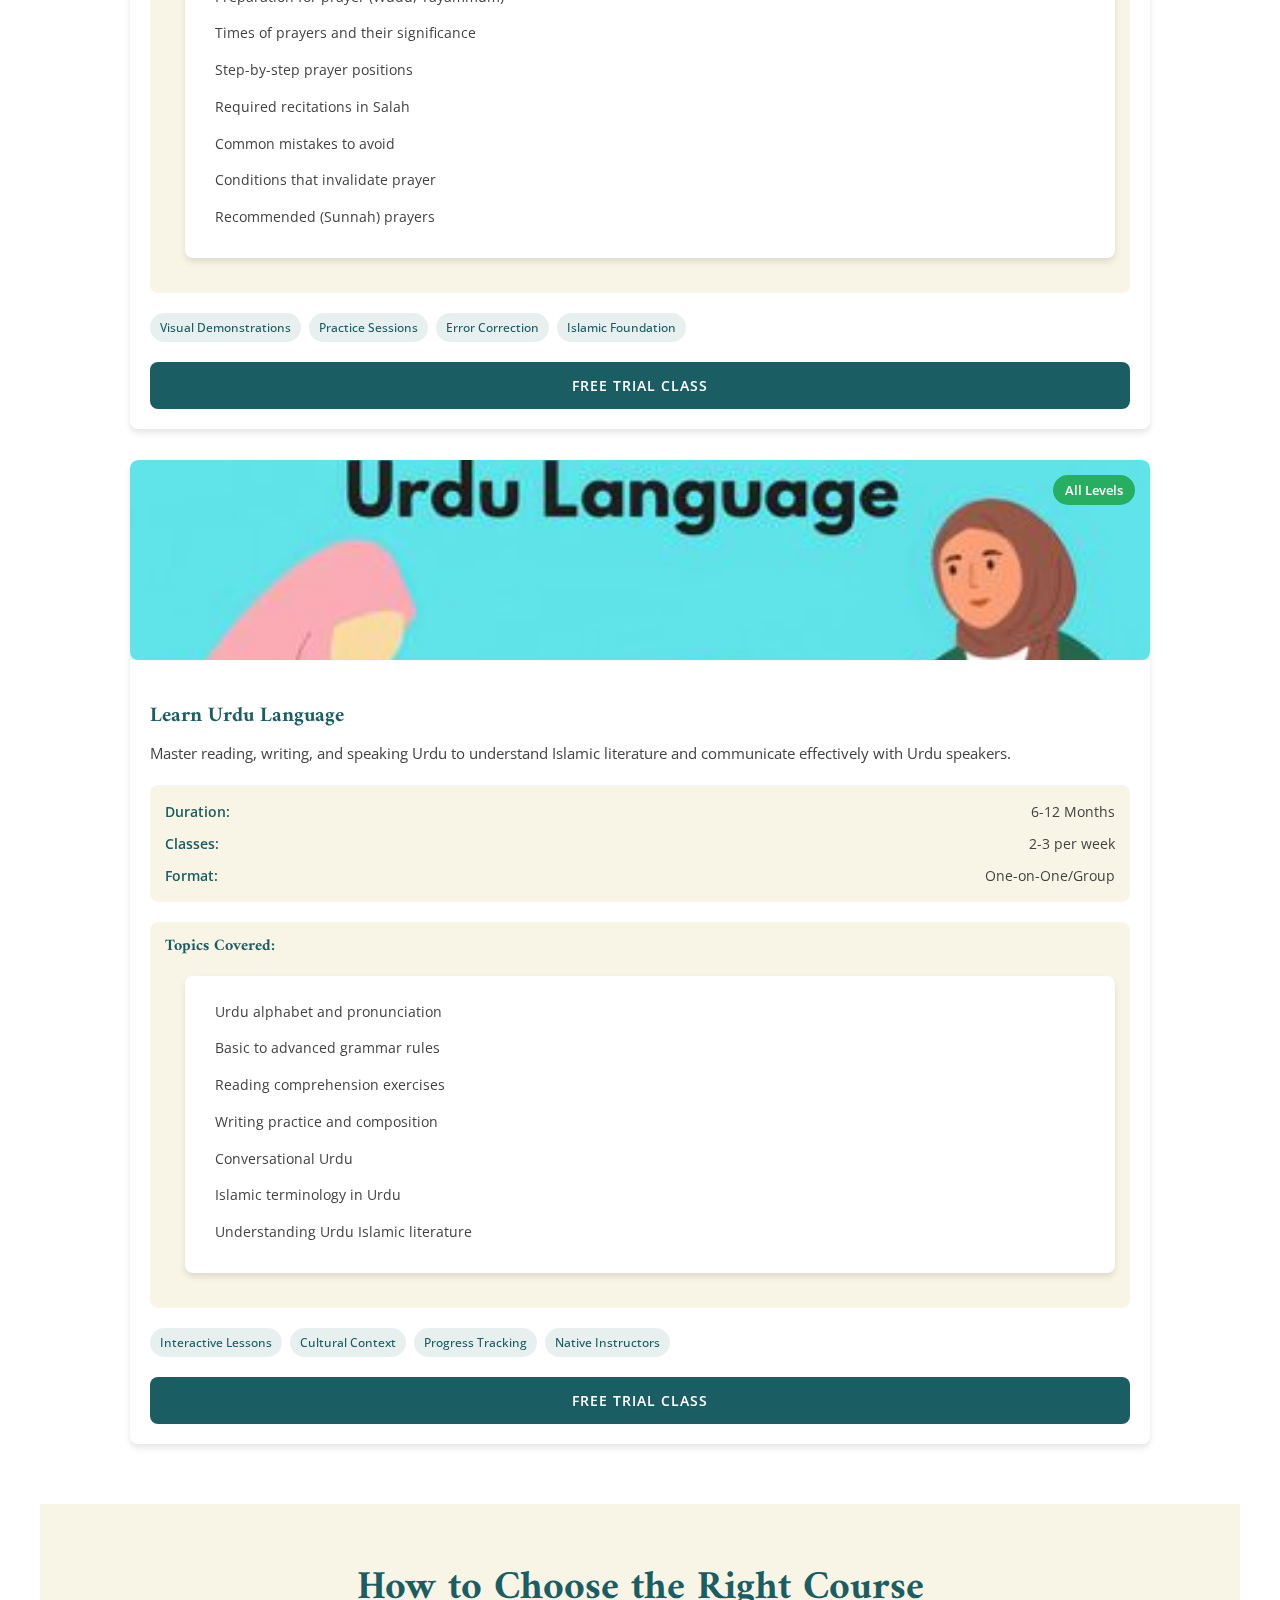
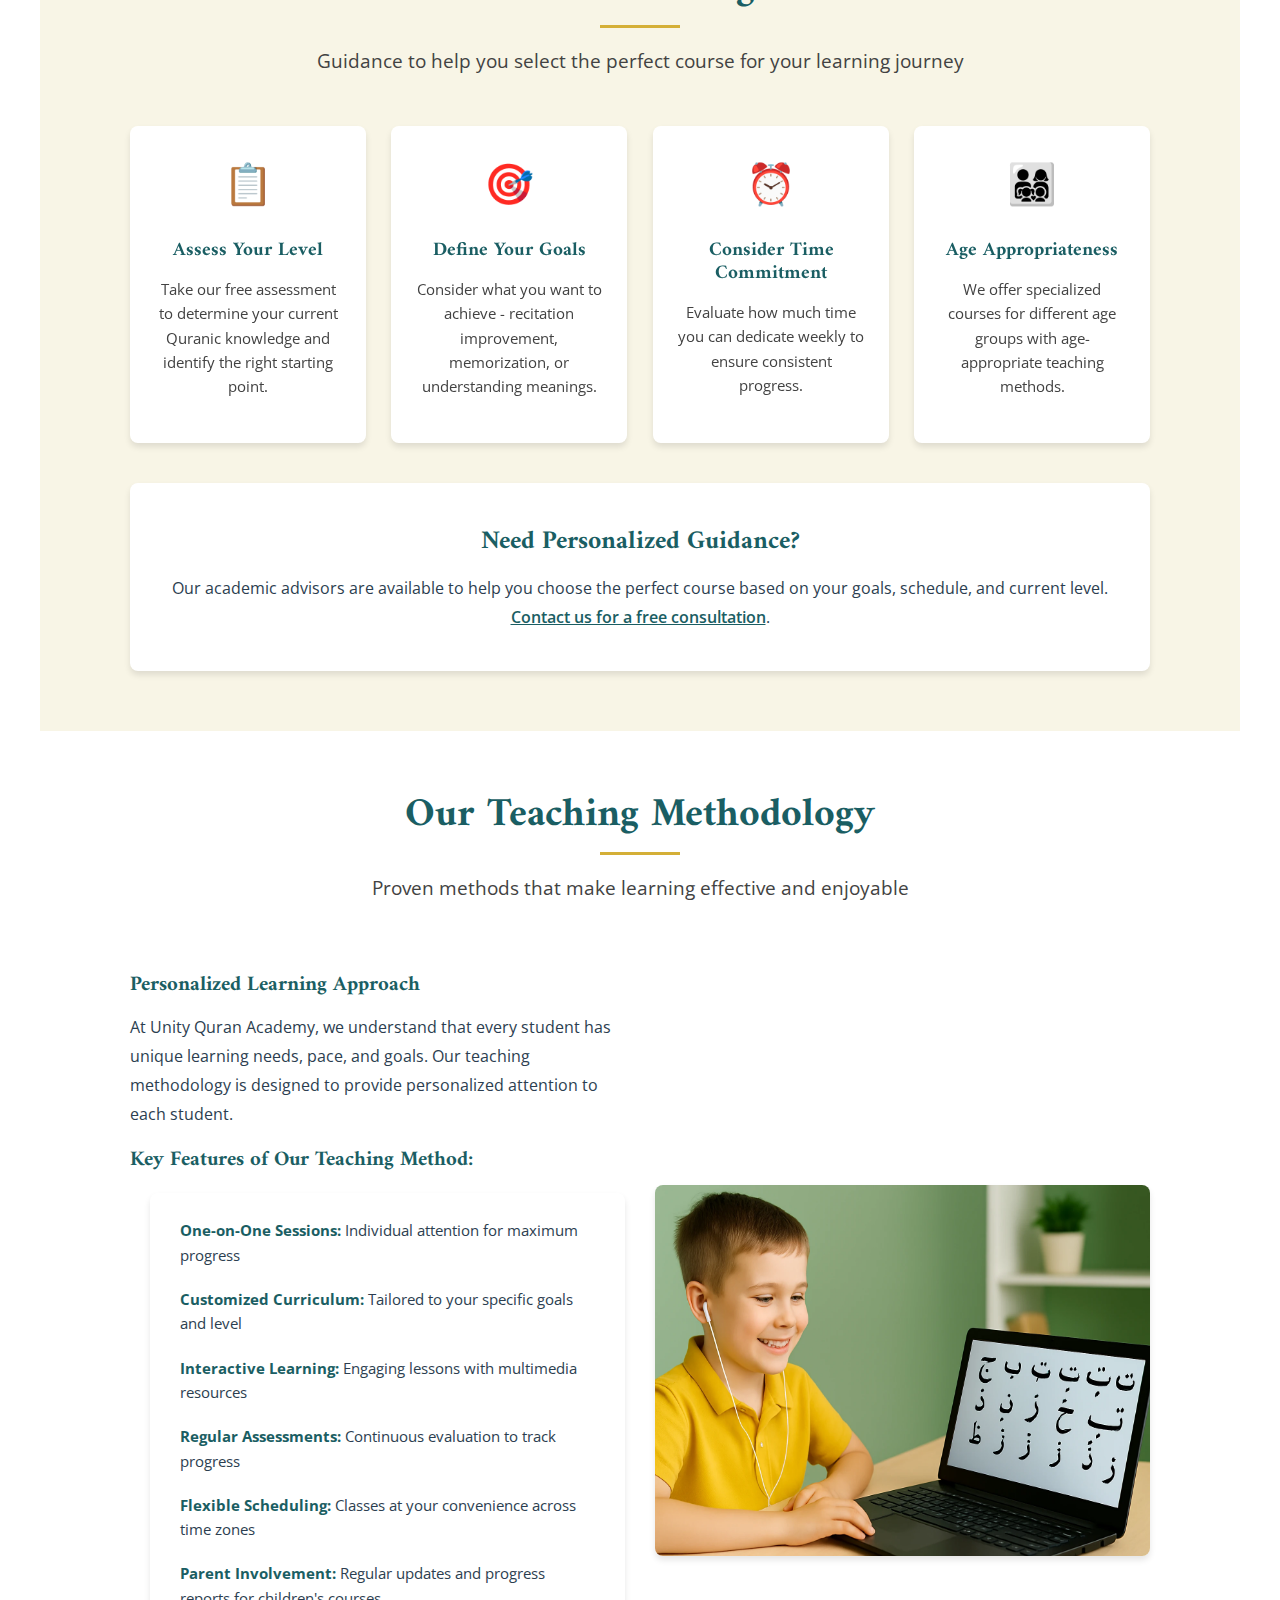
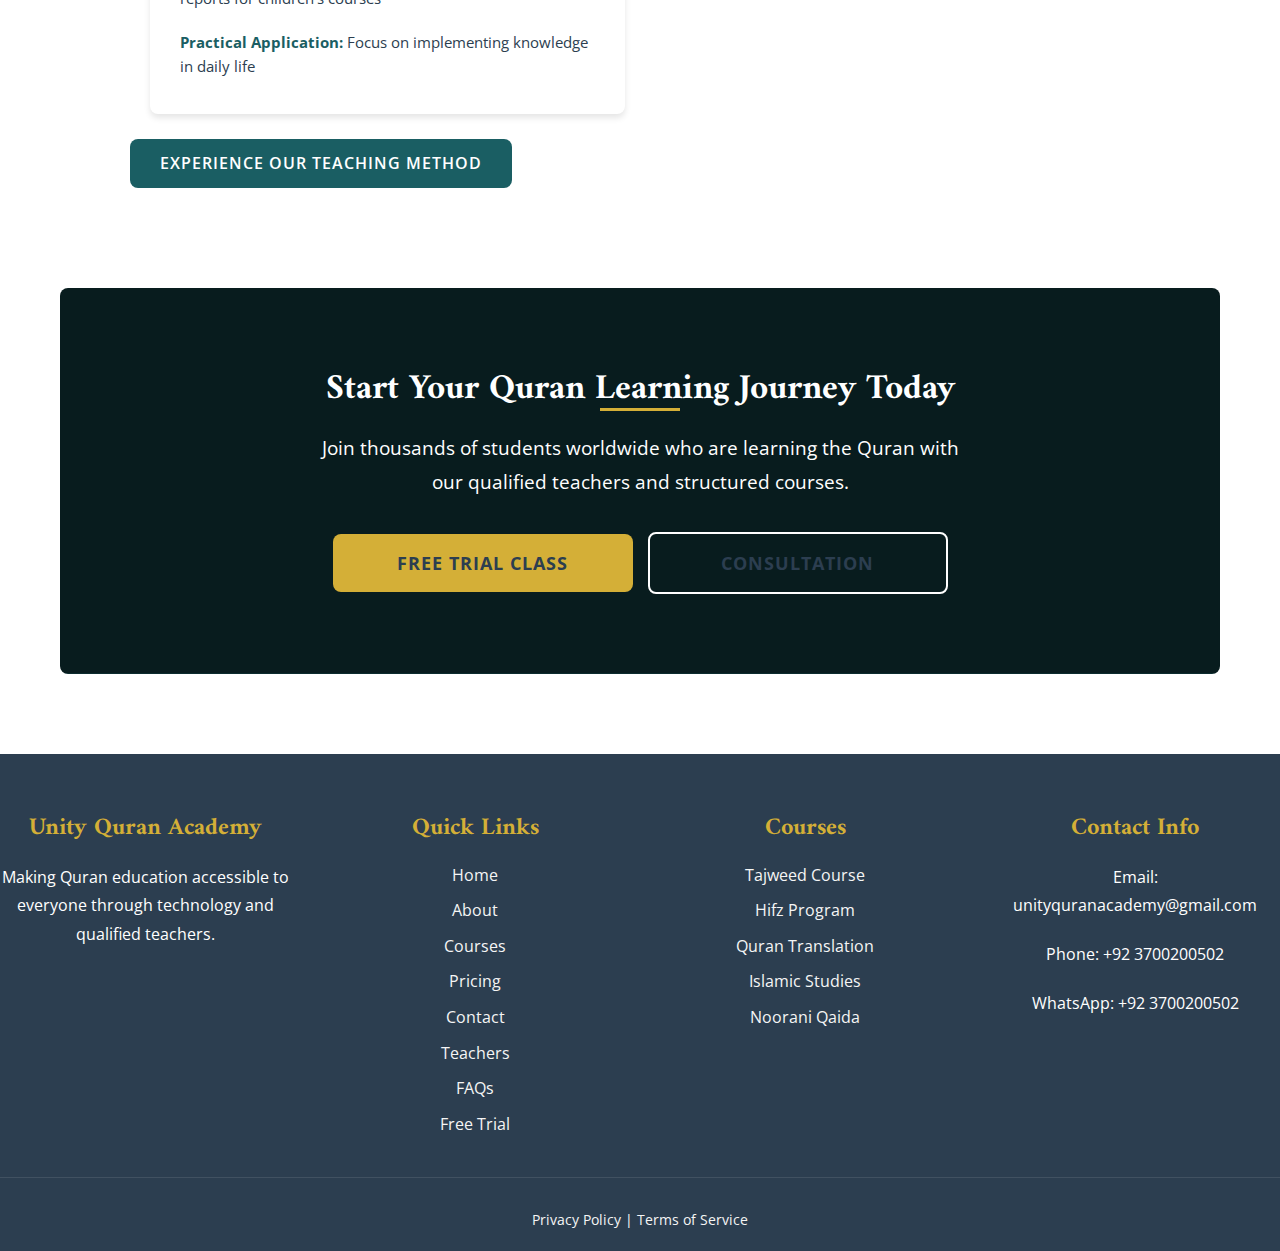
<file: courses.html>
<!DOCTYPE html>
<html lang="en">
<head>
  <meta charset="UTF-8">
  <meta name="viewport" content="width=device-width, initial-scale=1.0">
  <meta name="description" content="Explore our comprehensive Quran courses with qualified teachers. Learn Tajweed, Hifz, Tafseer and more at Unity Quran Academy.">
  <meta name="robots" content="index, follow">
  <meta name="author" content="Unity Quran Academy">
  <title>Quran Courses - Unity Quran Academy</title>
  <link rel="preconnect" href="https://fonts.googleapis.com">
  <link rel="preconnect" href="https://fonts.gstatic.com" crossorigin>
  <link href="https://fonts.googleapis.com/css2?family=Amiri:ital,wght@0,400;0,700;1,400;1,700&family=Open+Sans:ital,wght@0,300;0,400;0,500;0,600;0,700;0,800;1,300;1,400;1,500;1,600;1,700;1,800&family=Scheherazade+New:wght@400;500;600;700&display=swap" rel="stylesheet"> 
  <link rel="stylesheet" href="css/style.css">
</head>
<body>
  <header>
  <div class="container">
    <!-- Logo -->
    <div class="logo">
      <img src="images/logo.webp" alt="Unity Quran Academy Logo" width="70" height="70">
      <h1>Unity Quran Academy</h1>
    </div>

    <!-- Hamburger Button -->
    <div class="hamburger" id="hamburger">☰</div>

    <!-- Navigation Menu -->
    <nav id="nav-menu">
      <ul>
        <li><a href="index.html">Home</a></li>
        <li><a href="about.html">About</a></li>
        <li><a href="courses.html">Courses</a></li>
        <li><a href="pricing.html">Pricing</a></li>
        <li><a href="contact.html">Contact</a></li>
        <li><a href="teachers.html">Teachers</a></li>
        <li><a href="faqs.html">FAQs</a></li>
        <li><a href="blog.html">Blog</a></li>
        <li><a href="trial.html" class="btn">Free Trial</a></li>
      </ul>
    </nav>
  </div>
</header>

  <main class="courses-page">
    <!-- Page Header -->
    <section class="page-header">
      <div class="container">
        <h1>Our Quran Courses</h1>
        <p>Comprehensive Quranic education for all ages and levels with qualified teachers</p>
      </div>
    </section>

    <!-- Courses Filter -->
    <section class="courses-filter">
      <div class="container">
        <h2>Find Your Perfect Course</h2>
        <div class="filter-options">
          <button class="filter-btn active" data-filter="all">All Courses</button>
          <button class="filter-btn" data-filter="beginner">Beginner</button>
          <button class="filter-btn" data-filter="intermediate">Intermediate</button>
          <button class="filter-btn" data-filter="advanced">Advanced</button>
          <button class="filter-btn" data-filter="kids">For Kids</button>
          <button class="filter-btn" data-filter="adults">For Adults</button>
        </div>
      </div>
    </section>

    <!-- All Courses Section -->
    <section class="all-courses">
      <div class="container">
        <h2 class="section-heading">Comprehensive Quranic Courses</h2>
        <p class="section-subheading">Learn with structured curriculum and personalized attention</p>

        <div class="courses-grid">
          <!-- Course 1: Tajweed Course -->
          <div class="course-card" id="tajweed-course" data-level="beginner intermediate advanced" data-audience="kids adults">
            <div class="course-image">
              <img src="images/courses_tajweed.webp" alt="Tajweed Course" width="400" height="250">
              <span class="course-level beginner">All Levels</span>
            </div>
            <div class="course-content">
              <h3>Tajweed Course</h3>
              <p>Learn proper pronunciation and articulation of Quranic Arabic with expert teachers. Master the rules of Tajweed for beautiful recitation.</p>
              
              <div class="course-details">
                <div class="detail-item">
                  <span class="label">Duration:</span>
                  <span class="value">6-12 Months</span>
                </div>
                <div class="detail-item">
                  <span class="label">Classes:</span>
                  <span class="value">2-5 per week</span>
                </div>
                <div class="detail-item">
                  <span class="label">Format:</span>
                  <span class="value">One-on-One</span>
                </div>
              </div>
              
              <div class="course-topics">
                <h4>What You'll Learn:</h4>
                <ul>
                  <li>Correct pronunciation of Arabic letters</li>
                  <li>Rules of Noon Sakinah and Tanween</li>
                  <li>Rules of Meem Sakinah</li>
                  <li>Makharij (articulation points)</li>
                  <li>Characteristics of letters</li>
                  <li>Rules of Madd (lengthening)</li>
                  <li>Stopping and starting rules</li>
                </ul>
              </div>
              
              <div class="course-features">
                <span>Personalized Feedback</span>
                <span>Practice Materials</span>
                <span>Progress Reports</span>
                <span>Certification</span>
              </div>
              
              <div class="course-actions">
                <a href="trial.html" class="btn">Free Trial Class</a>
              </div>
            </div>
          </div>

          <!-- Course 2: Hifz Program -->
          <div class="course-card" id="hifz" data-level="advanced" data-audience="kids adults">
            <div class="course-image">
              <img src="images/courses_memoriezation.webp" alt="Hifz Program" width="400" height="250">
              <span class="course-level advanced">Advanced</span>
            </div>
            <div class="course-content">
              <h3>Hifz Program</h3>
              <p>Memorize the Holy Quran with certified Hafiz teachers using proven techniques and structured revision schedules.</p>
              
              <div class="course-details">
                <div class="detail-item">
                  <span class="label">Duration:</span>
                  <span class="value">2-3 Years</span>
                </div>
                <div class="detail-item">
                  <span class="label">Classes:</span>
                  <span class="value">5 per week</span>
                </div>
                <div class="detail-item">
                  <span class="label">Format:</span>
                  <span class="value">One-on-One</span>
                </div>
              </div>
              
              <div class="course-topics">
                <h4>Program Structure:</h4>
                <ul>
                  <li>Customized memorization plan</li>
                  <li>Daily new lesson (Sabaq)</li>
                  <li>Previous revision (Dhor)</li>
                  <li>Older revision (Manzil)</li>
                  <li>Periodic testing and evaluation</li>
                  <li>Memorization techniques</li>
                  <li>Revision system development</li>
                </ul>
              </div>
              
              <div class="course-features">
                <span>Revision System</span>
                <span>Memorization Techniques</span>
                <span>Certification</span>
                <span>Parent Updates</span>
              </div>
              
              <div class="course-actions">
                <a href="trial.html" class="btn">Free Trial Class</a>
              </div>
            </div>
          </div>

          <!-- Course 3: Quran Translation -->
          <div class="course-card" id="translation" data-level="intermediate" data-audience="adults">
            <div class="course-image">
              <img src="images/courses_translation.webp" alt="Quran Translation" width="400" height="250">
              <span class="course-level intermediate">Intermediate</span>
            </div>
            <div class="course-content">
              <h3>Quran with Translation</h3>
              <p>Understand the meaning of the Quran through clear translation and explanation of verses in English or Urdu.</p>
              
              <div class="course-details">
                <div class="detail-item">
                  <span class="label">Duration:</span>
                  <span class="value">12 Months</span>
                </div>
                <div class="detail-item">
                  <span class="label">Classes:</span>
                  <span class="value">2-3 per week</span>
                </div>
                <div class="detail-item">
                  <span class="label">Format:</span>
                  <span class="value">One-on-One/Group</span>
                </div>
              </div>
              
              <div class="course-topics">
                <h4>Course Coverage:</h4>
                <ul>
                  <li>Word-by-word translation</li>
                  <li>Sentence structure analysis</li>
                  <li>Context of revelation (Asbab al-Nuzul)</li>
                  <li>Thematic study of Surahs</li>
                  <li>Key Quranic concepts</li>
                  <li>Practical application of verses</li>
                  <li>Linguistic nuances</li>
                </ul>
              </div>
              
              <div class="course-features">
                <span>Word-by-Word Analysis</span>
                <span>Contextual Understanding</span>
                <span>Thematic Study</span>
                <span>Practical Application</span>
              </div>
              
              <div class="course-actions">
                <a href="trial.html" class="btn">Free Trial Class</a>
              </div>
            </div>
          </div>

          <!-- Course 4: Quran Tafsir -->
          <div class="course-card" id="tafseer" data-level="advanced" data-audience="adults">
            <div class="course-image">
              <img src="images/courses_tafseer.webp" alt="Quran Tafsir" width="400" height="250">
              <span class="course-level advanced">Advanced</span>
            </div>
            <div class="course-content">
              <h3>Quran with Tafsir</h3>
              <p>Detailed explanations of Quranic verses with insights from classical and contemporary scholars.</p>
              
              <div class="course-details">
                <div class="detail-item">
                  <span class="label">Duration:</span>
                  <span class="value">18 Months</span>
                </div>
                <div class="detail-item">
                  <span class="label">Classes:</span>
                  <span class="value">2 per week</span>
                </div>
                <div class="detail-item">
                  <span class="label">Format:</span>
                  <span class="value">One-on-One/Group</span>
                </div>
              </div>
              
              <div class="course-topics">
                <h4>Tafsir Approaches:</h4>
                <ul>
                  <li>Tafsir bil Riwaya (by transmission)</li>
                  <li>Tafsir bil Diraya (by reason)</li>
                  <li>Classical commentaries (Ibn Kathir, Tabari)</li>
                  <li>Modern interpretations</li>
                  <li>Thematic exegesis</li>
                  <li>Contextual analysis</li>
                  <li>Comparative study of interpretations</li>
                </ul>
              </div>
              
              <div class="course-features">
                <span>Historical Context</span>
                <span>Scholarly Interpretations</span>
                <span>Practical Applications</span>
                <span>Critical Thinking</span>
              </div>
              
              <div class="course-actions">
                <a href="trial.html" class="btn">Free Trial Class</a>
              </div>
            </div>
          </div>

          <!-- Course 5: Noorani Qaida -->
          <div class="course-card" id="noorani" data-level="beginner" data-audience="kids adults">
            <div class="course-image">
              <img src="images/courses_yassarnalquran.webp" alt="Noorani Qaida" width="400" height="250">
              <span class="course-level beginner">Beginner</span>
            </div>
            <div class="course-content">
              <h3>Basic Noorani Qaida</h3>
              <p>Start from the basics with Noorani Qaida. Learn Arabic letters, pronunciation, and basic reading rules.</p>
              
              <div class="course-details">
                <div class="detail-item">
                  <span class="label">Duration:</span>
                  <span class="value">3-6 Months</span>
                </div>
                <div class="detail-item">
                  <span class="label">Classes:</span>
                  <span class="value">3 per week</span>
                </div>
                <div class="detail-item">
                  <span class="label">Format:</span>
                  <span class="value">One-on-One</span>
                </div>
              </div>
              
              <div class="course-topics">
                <h4>Learning Progression:</h4>
                <ul>
                  <li>Arabic alphabet recognition</li>
                  <li>Letter pronunciation (Makharij)</li>
                  <li>Harakat (vowels)</li>
                  <li>Tanween (nunation)</li>
                  <li>Sukoon (jazm) and Shaddah (tashdeed)</li>
                  <li>Madd (lengthening) rules</li>
                  <li>Reading practice with simple words</li>
                </ul>
              </div>
              
              <div class="course-features">
                <span>Step-by-Step Learning</span>
                <span>Interactive Exercises</span>
                <span>Foundation Building</span>
                <span>Progress Tracking</span>
              </div>
              
              <div class="course-actions">
                <a href="trial.html" class="btn">Free Trial Class</a>
              </div>
            </div>
          </div>

          <!-- Course 6: Basic Fiqh -->
          <div class="course-card" id="fiqh" data-level="beginner" data-audience="kids adults">
            <div class="course-image">
              <img src="images/courses_fiqh.webp" alt="Basic Fiqh" width="400" height="250">
              <span class="course-level beginner">Beginner</span>
            </div>
            <div class="course-content">
              <h3>Basic Fiqh</h3>
              <p>Learn Islamic jurisprudence basics including purification, prayer, fasting, and other essential practices.</p>
              
              <div class="course-details">
                <div class="detail-item">
                  <span class="label">Duration:</span>
                  <span class="value">6 Months</span>
                </div>
                <div class="detail-item">
                  <span class="label">Classes:</span>
                  <span class="value">2 per week</span>
                </div>
                <div class="detail-item">
                  <span class="label">Format:</span>
                  <span class="value">One-on-One/Group</span>
                </div>
              </div>
              
              <div class="course-topics">
                <h4>Topics Covered:</h4>
                <ul>
                  <li>Taharah (purification)</li>
                  <li>Salah (prayer) requirements and method</li>
                  <li>Sawm (fasting) rules and exemptions</li>
                  <li>Zakat (obligatory charity)</li>
                  <li>Halal and Haram principles</li>
                  <li>Islamic etiquette and manners</li>
                  <li>Basic Islamic rulings for daily life</li>
                </ul>
              </div>
              
              <div class="course-features">
                <span>Practical Guidance</span>
                <span>Daily Applications</span>
                <span>Quran & Sunnah Evidence</span>
                <span>Case Studies</span>
              </div>
              
              <div class="course-actions">
                <a href="trial.html" class="btn">Free Trial Class</a>
              </div>
            </div>
          </div>

          <!-- Course 7: Islamic Studies -->
          <div class="course-card" id="islamicstudies" data-level="beginner intermediate" data-audience="kids adults">
            <div class="course-image">
              <img src="images/courses_islamic.webp" alt="Islamic Studies" width="400" height="250">
              <span class="course-level beginner">All Levels</span>
            </div>
            <div class="course-content">
              <h3>Islamic Studies</h3>
              <p>Comprehensive study of Islamic beliefs, history, values, and stories of the prophets.</p>
              
              <div class="course-details">
                <div class="detail-item">
                  <span class="label">Duration:</span>
                  <span class="value">Ongoing</span>
                </div>
                <div class="detail-item">
                  <span class="label">Classes:</span>
                  <span class="value">1-2 per week</span>
                </div>
                <div class="detail-item">
                  <span class="label">Format:</span>
                  <span class="value">One-on-One/Group</span>
                </div>
              </div>
              
              <div class="course-topics">
                <h4>Curriculum Includes:</h4>
                <ul>
                  <li>Aqeedah (Islamic creed)</li>
                  <li>Seerah (Prophet's biography)</li>
                  <li>Stories of the prophets</li>
                  <li>Islamic history</li>
                  <li>Companions of the Prophet</li>
                  <li>Islamic ethics and values</li>
                  <li>Contemporary issues from Islamic perspective</li>
                </ul>
              </div>
              
              <div class="course-features">
                <span>Comprehensive Curriculum</span>
                <span>Age-Appropriate Content</span>
                <span>Interactive Learning</span>
                <span>Discussion Forums</span>
              </div>
              
              <div class="course-actions">
                <a href="trial.html" class="btn">Free Trial Class</a>
              </div>
            </div>
          </div>

          <!-- Course 8: Islamic Etiquettes -->
          <div class="course-card" id="etiquettes" data-level="beginner" data-audience="kids adults">
            <div class="course-image">
              <img src="images/courses_etiquettes.webp" alt="Islamic Etiquettes" width="400" height="250">
              <span class="course-level beginner">Beginner</span>
            </div>
            <div class="course-content">
              <h3>Islamic Etiquettes</h3>
              <p>Learn the beautiful manners and etiquette taught by Islam for daily life, social interactions, and personal conduct.</p>
              
              <div class="course-details">
                <div class="detail-item">
                  <span class="label">Duration:</span>
                  <span class="value">3 Months</span>
                </div>
                <div class="detail-item">
                  <span class="label">Classes:</span>
                  <span class="value">2 per week</span>
                </div>
                <div class="detail-item">
                  <span class="label">Format:</span>
                  <span class="value">One-on-One/Group</span>
                </div>
              </div>
              
              <div class="course-topics">
                <h4>Topics Covered:</h4>
                <ul>
                  <li>Personal hygiene and cleanliness</li>
                  <li>Eating and drinking manners</li>
                  <li>Greeting etiquettes (Salam)</li>
                  <li>Respecting parents and elders</li>
                  <li>Social interaction guidelines</li>
                  <li>Mosque etiquettes</li>
                  <li>Islamic dress code</li>
                </ul>
              </div>
              
              <div class="course-features">
                <span>Practical Demonstrations</span>
                <span>Daily Life Applications</span>
                <span>Role-Playing Exercises</span>
                <span>Islamic Foundation</span>
              </div>
              
              <div class="course-actions">
                <a href="trial.html" class="btn">Free Trial Class</a>
              </div>
            </div>
          </div>

          <!-- Course 9: Learn Salah -->
          <div class="course-card" id="salah" data-level="beginner" data-audience="kids adults">
            <div class="course-image">
              <img src="images/courses_namaz.webp" alt="Learn Salah" width="400" height="250">
              <span class="course-level beginner">Beginner</span>
            </div>
            <div class="course-content">
              <h3>Learn Salah (Namaz)</h3>
              <p>Step-by-step guide to perform daily prayers with proper postures, recitations, and understanding of prayer requirements.</p>
              
              <div class="course-details">
                <div class="detail-item">
                  <span class="label">Duration:</span>
                  <span class="value">1 Month</span>
                </div>
                <div class="detail-item">
                  <span class="label">Classes:</span>
                  <span class="value">2 per week</span>
                </div>
                <div class="detail-item">
                  <span class="label">Format:</span>
                  <span class="value">One-on-One/Group</span>
                </div>
              </div>
              
              <div class="course-topics">
                <h4>Topics Covered:</h4>
                <ul>
                  <li>Preparation for prayer (Wudu, Tayammum)</li>
                  <li>Times of prayers and their significance</li>
                  <li>Step-by-step prayer positions</li>
                  <li>Required recitations in Salah</li>
                  <li>Common mistakes to avoid</li>
                  <li>Conditions that invalidate prayer</li>
                  <li>Recommended (Sunnah) prayers</li>
                </ul>
              </div>
              
              <div class="course-features">
                <span>Visual Demonstrations</span>
                <span>Practice Sessions</span>
                <span>Error Correction</span>
                <span>Islamic Foundation</span>
              </div>
              
              <div class="course-actions">
                <a href="trial.html" class="btn">Free Trial Class</a>
              </div>
            </div>
          </div>

          <!-- Course 10: Learn Urdu Language -->
          <div class="course-card" id="urdu" data-level="beginner intermediate advanced" data-audience="kids adults">
            <div class="course-image">
              <img src="images/courses_urdu.webp" alt="Learn Urdu Language" width="400" height="250">
              <span class="course-level beginner">All Levels</span>
            </div>
            <div class="course-content">
              <h3>Learn Urdu Language</h3>
              <p>Master reading, writing, and speaking Urdu to understand Islamic literature and communicate effectively with Urdu speakers.</p>
              
              <div class="course-details">
                <div class="detail-item">
                  <span class="label">Duration:</span>
                  <span class="value">6-12 Months</span>
                </div>
                <div class="detail-item">
                  <span class="label">Classes:</span>
                  <span class="value">2-3 per week</span>
                </div>
                <div class="detail-item">
                  <span class="label">Format:</span>
                  <span class="value">One-on-One/Group</span>
                </div>
              </div>
              
              <div class="course-topics">
                <h4>Topics Covered:</h4>
                <ul>
                  <li>Urdu alphabet and pronunciation</li>
                  <li>Basic to advanced grammar rules</li>
                  <li>Reading comprehension exercises</li>
                  <li>Writing practice and composition</li>
                  <li>Conversational Urdu</li>
                  <li>Islamic terminology in Urdu</li>
                  <li>Understanding Urdu Islamic literature</li>
                </ul>
              </div>
              
              <div class="course-features">
                <span>Interactive Lessons</span>
                <span>Cultural Context</span>
                <span>Progress Tracking</span>
                <span>Native Instructors</span>
              </div>
              
              <div class="course-actions">
                <a href="trial.html" class="btn">Free Trial Class</a>
              </div>
            </div>
          </div>
        </div>
      </div>
    </section>

    <!-- How to Choose Section -->
    <section class="choose-course">
      <div class="container">
        <h2 class="section-heading">How to Choose the Right Course</h2>
        <p class="section-subheading">Guidance to help you select the perfect course for your learning journey</p>

        <div class="choose-grid">
          <div class="choose-card">
            <div class="choose-icon">📋</div>
            <h3>Assess Your Level</h3>
            <p>Take our free assessment to determine your current Quranic knowledge and identify the right starting point.</p>
          </div>
          
          <div class="choose-card">
            <div class="choose-icon">🎯</div>
            <h3>Define Your Goals</h3>
            <p>Consider what you want to achieve - recitation improvement, memorization, or understanding meanings.</p>
          </div>
          
          <div class="choose-card">
            <div class="choose-icon">⏰</div>
            <h3>Consider Time Commitment</h3>
            <p>Evaluate how much time you can dedicate weekly to ensure consistent progress.</p>
          </div>
          
          <div class="choose-card">
            <div class="choose-icon">👨‍👩‍👧‍👦</div>
            <h3>Age Appropriateness</h3>
            <p>We offer specialized courses for different age groups with age-appropriate teaching methods.</p>
          </div>
        </div>

        <div class="choose-advice">
          <h3>Need Personalized Guidance?</h3>
          <p>Our academic advisors are available to help you choose the perfect course based on your goals, schedule, and current level. <a href="contact.html">Contact us for a free consultation</a>.</p>
        </div>
      </div>
    </section>

    <!-- Teaching Methodology Section -->
    <section class="teaching-method">
      <div class="container">
        <h2 class="section-heading">Our Teaching Methodology</h2>
        <p class="section-subheading">Proven methods that make learning effective and enjoyable</p>

        <div class="method-content">
          <div class="method-text">
            <h3>Personalized Learning Approach</h3>
            <p>At Unity Quran Academy, we understand that every student has unique learning needs, pace, and goals. Our teaching methodology is designed to provide personalized attention to each student.</p>
            
            <h3>Key Features of Our Teaching Method:</h3>
            <ul>
              <li><strong>One-on-One Sessions:</strong> Individual attention for maximum progress</li>
              <li><strong>Customized Curriculum:</strong> Tailored to your specific goals and level</li>
              <li><strong>Interactive Learning:</strong> Engaging lessons with multimedia resources</li>
              <li><strong>Regular Assessments:</strong> Continuous evaluation to track progress</li>
              <li><strong>Flexible Scheduling:</strong> Classes at your convenience across time zones</li>
              <li><strong>Parent Involvement:</strong> Regular updates and progress reports for children's courses</li>
              <li><strong>Practical Application:</strong> Focus on implementing knowledge in daily life</li>
            </ul>
            
            <a href="trial.html" class="btn">Experience Our Teaching Method</a>
          </div>
          
          <div class="method-image">
            <img src="images/boy.webp" alt="Teaching Methodology" width="500" height="400">
          </div>
        </div>
      </div>
    </section>

    <!-- CTA Section -->
    <section class="cta-section">
      <div class="container">
        <h2>Start Your Quran Learning Journey Today</h2>
        <p>Join thousands of students worldwide who are learning the Quran with our qualified teachers and structured courses.</p>
        
        <div class="cta-buttons">
          <a href="trial.html" class="btn">Free Trial Class</a>
          <a href="contact.html" class="btn" style="background-color: transparent; border: 2px solid var(--white);">Consultation</a>
        </div>
      </div>
    </section>
  </main>
<!-- WhatsApp Float -->
  <a href="https://wa.me/923700200502" class="whatsapp-float" target="_blank">
    <img src="images/WhatsApp.svg" alt="WhatsApp" width="50" height="50">
  </a>

  <!-- Footer -->
  <footer>
    <div class="footer-content">
      <div class="footer-section">
        <h3>Unity Quran Academy</h3>
        <p>Making Quran education accessible to everyone through technology and qualified teachers.</p>
      </div>
      <div class="footer-section">
        <h3>Quick Links</h3>
        <div class="footer-links">
          <a href="index.html">Home</a>
          <a href="about.html">About</a>
          <a href="courses.html">Courses</a>
          <a href="pricing.html">Pricing</a>
          <a href="contact.html">Contact</a>
          <a href="teachers.html">Teachers</a>
          <a href="faqs.html">FAQs</a>
          <a href="trial.html">Free Trial</a>
        </div>
      </div>
      <div class="footer-section">
        <h3>Courses</h3>
        <div class="footer-links">
          <a href="#">Tajweed Course</a>
          <a href="#">Hifz Program</a>
          <a href="#">Quran Translation</a>
          <a href="#">Islamic Studies</a>
          <a href="#">Noorani Qaida</a>
        </div>
      </div>
      <div class="footer-section">
        <h3>Contact Info</h3>
        <p>Email: unityquranacademy@gmail.com</p>
        <p>Phone: +92 3700200502</p>
        <p>WhatsApp: +92 3700200502</p>
      </div>
    </div>
    <div class="footer-bottom">
      <div class="legal-links">
        <a href="privacy.html">Privacy Policy</a> |
        <a href="terms.html">Terms of Service</a>
      </div>
    </div>
  </footer>

 <script src="js/main/main.js"></script>
</body>
</html>
</file>
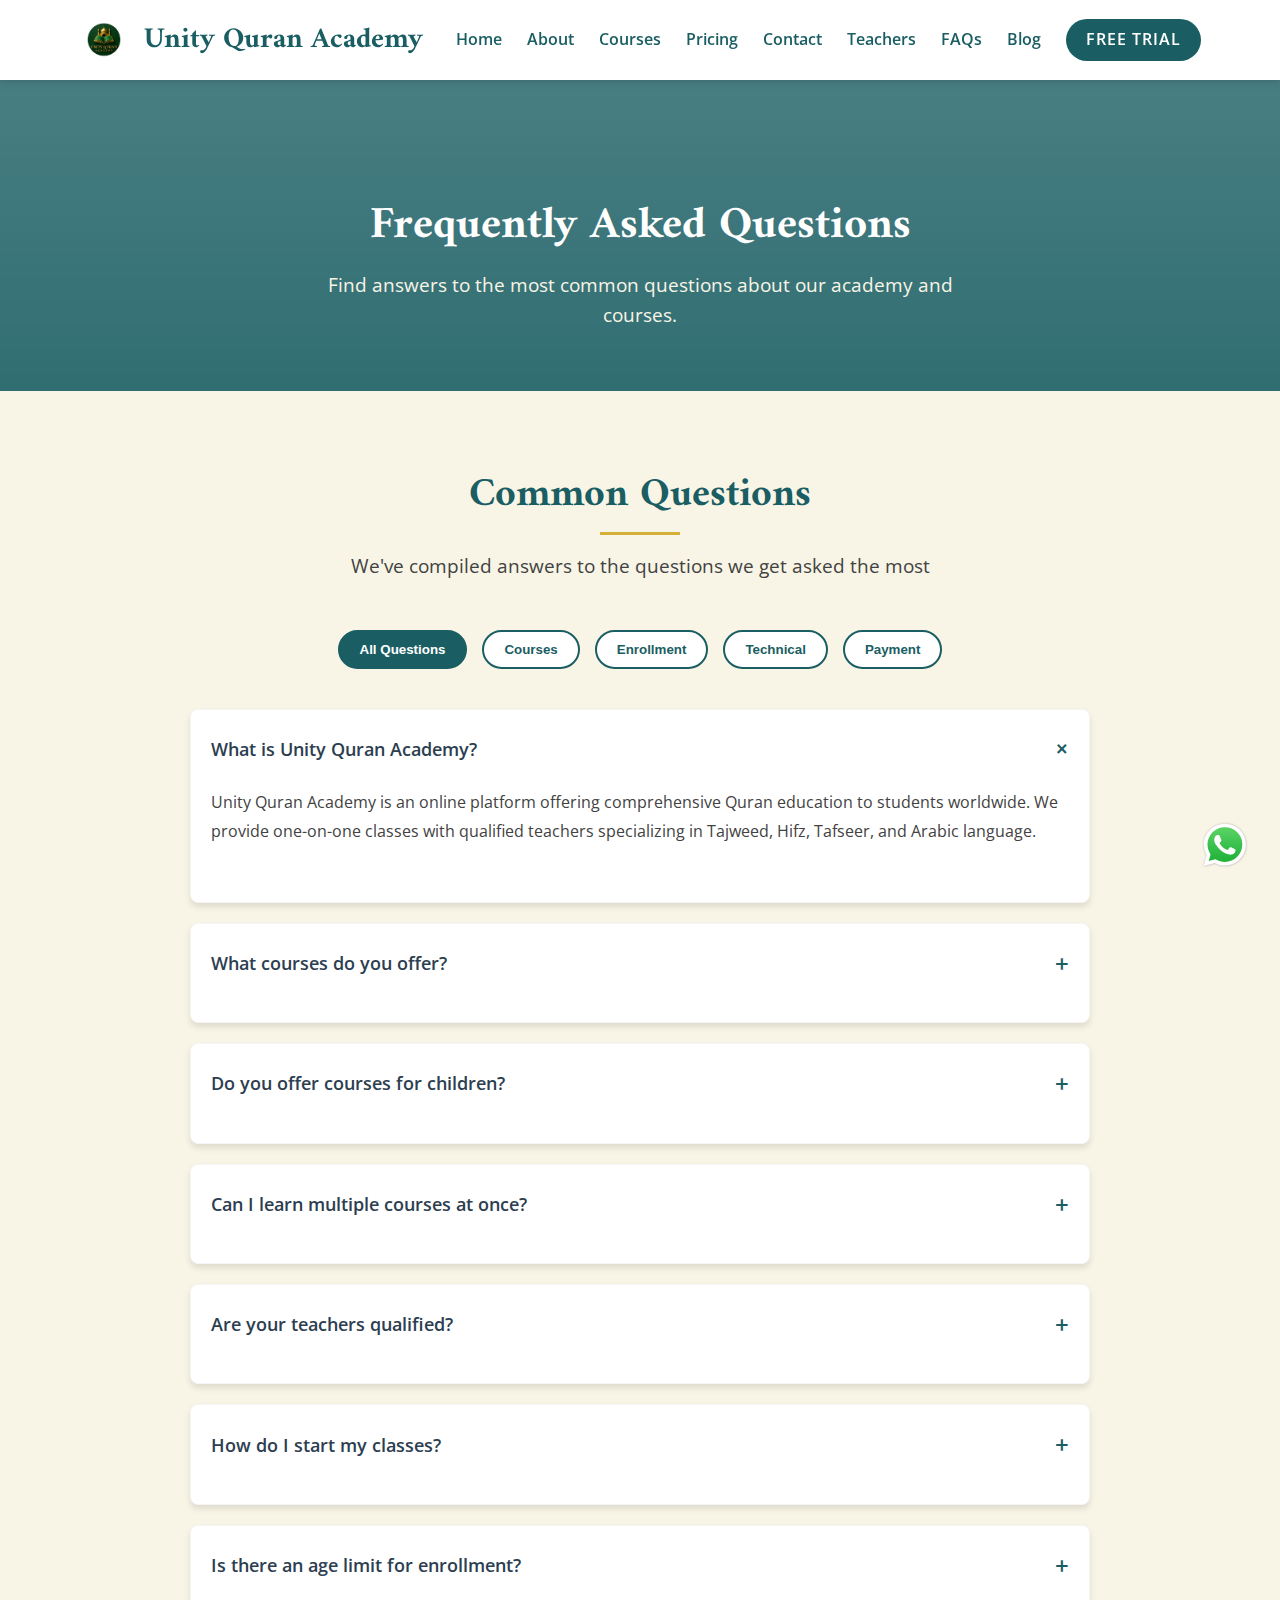
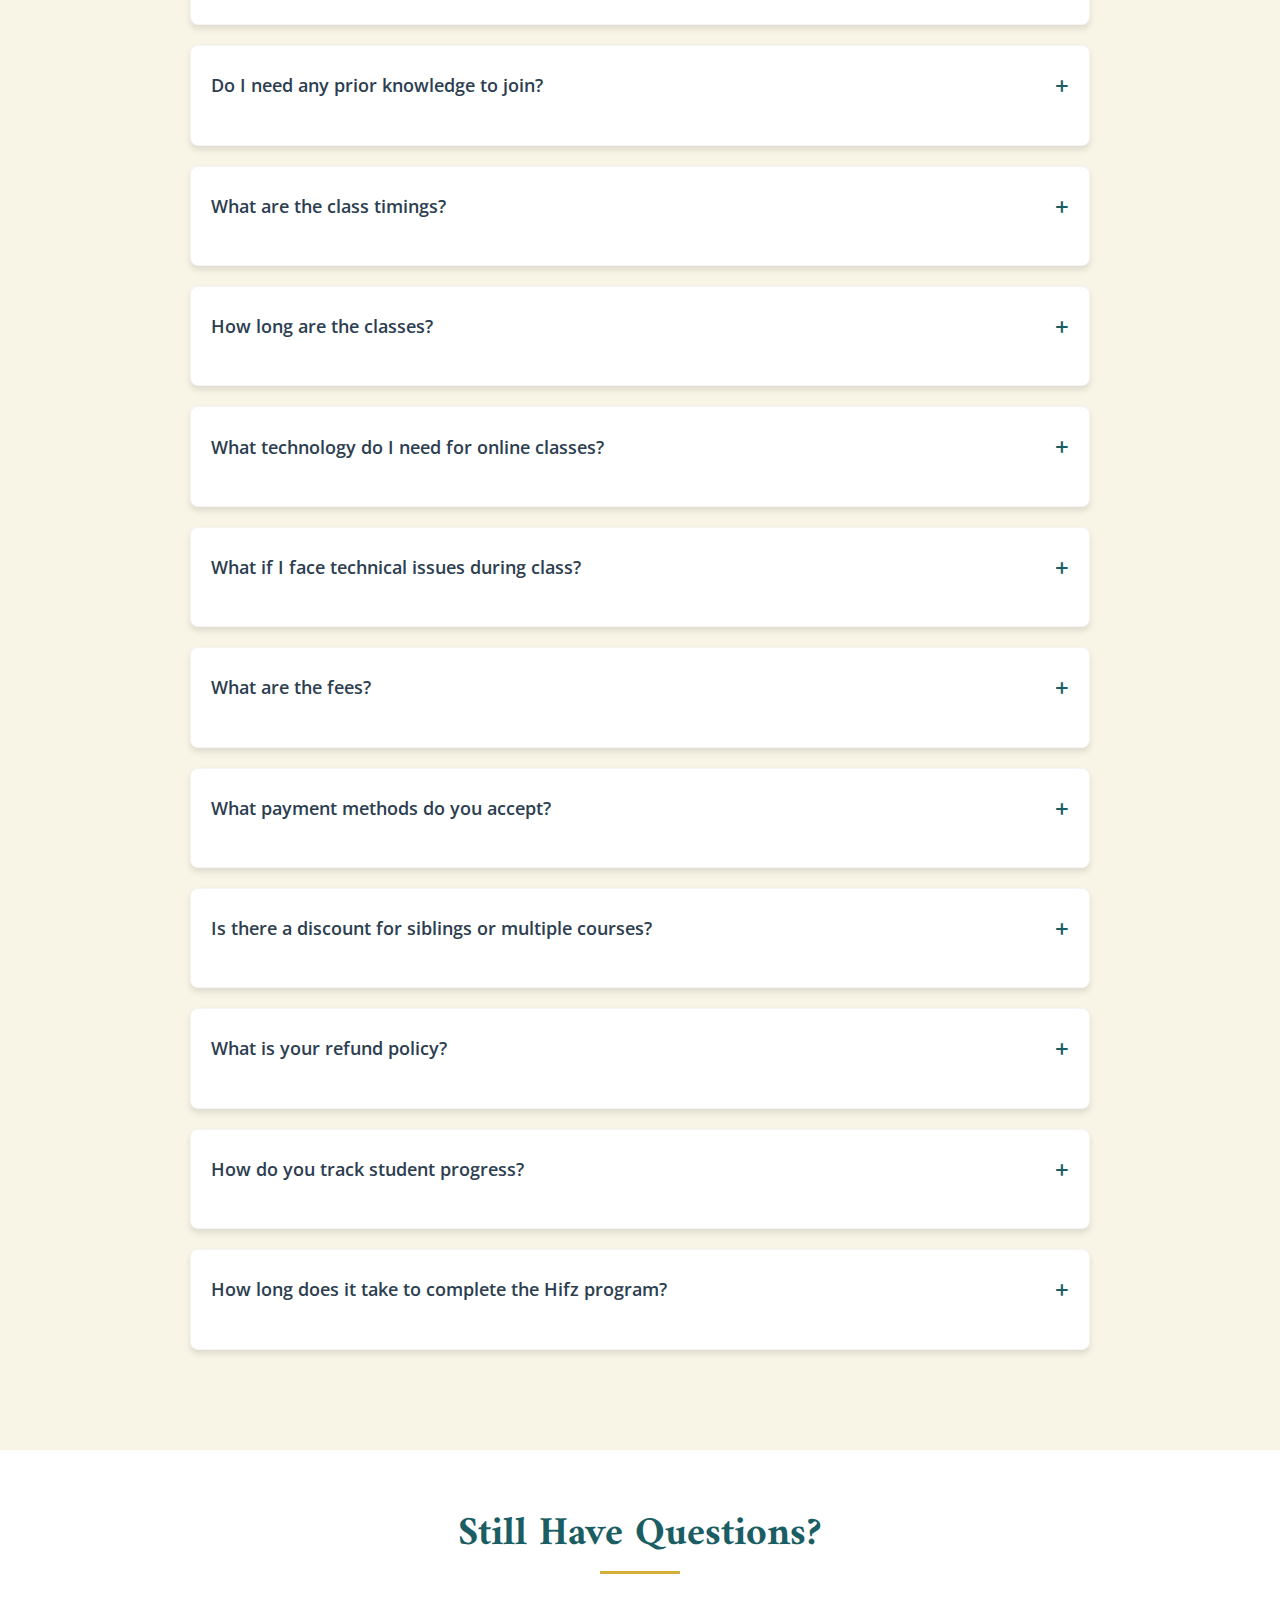
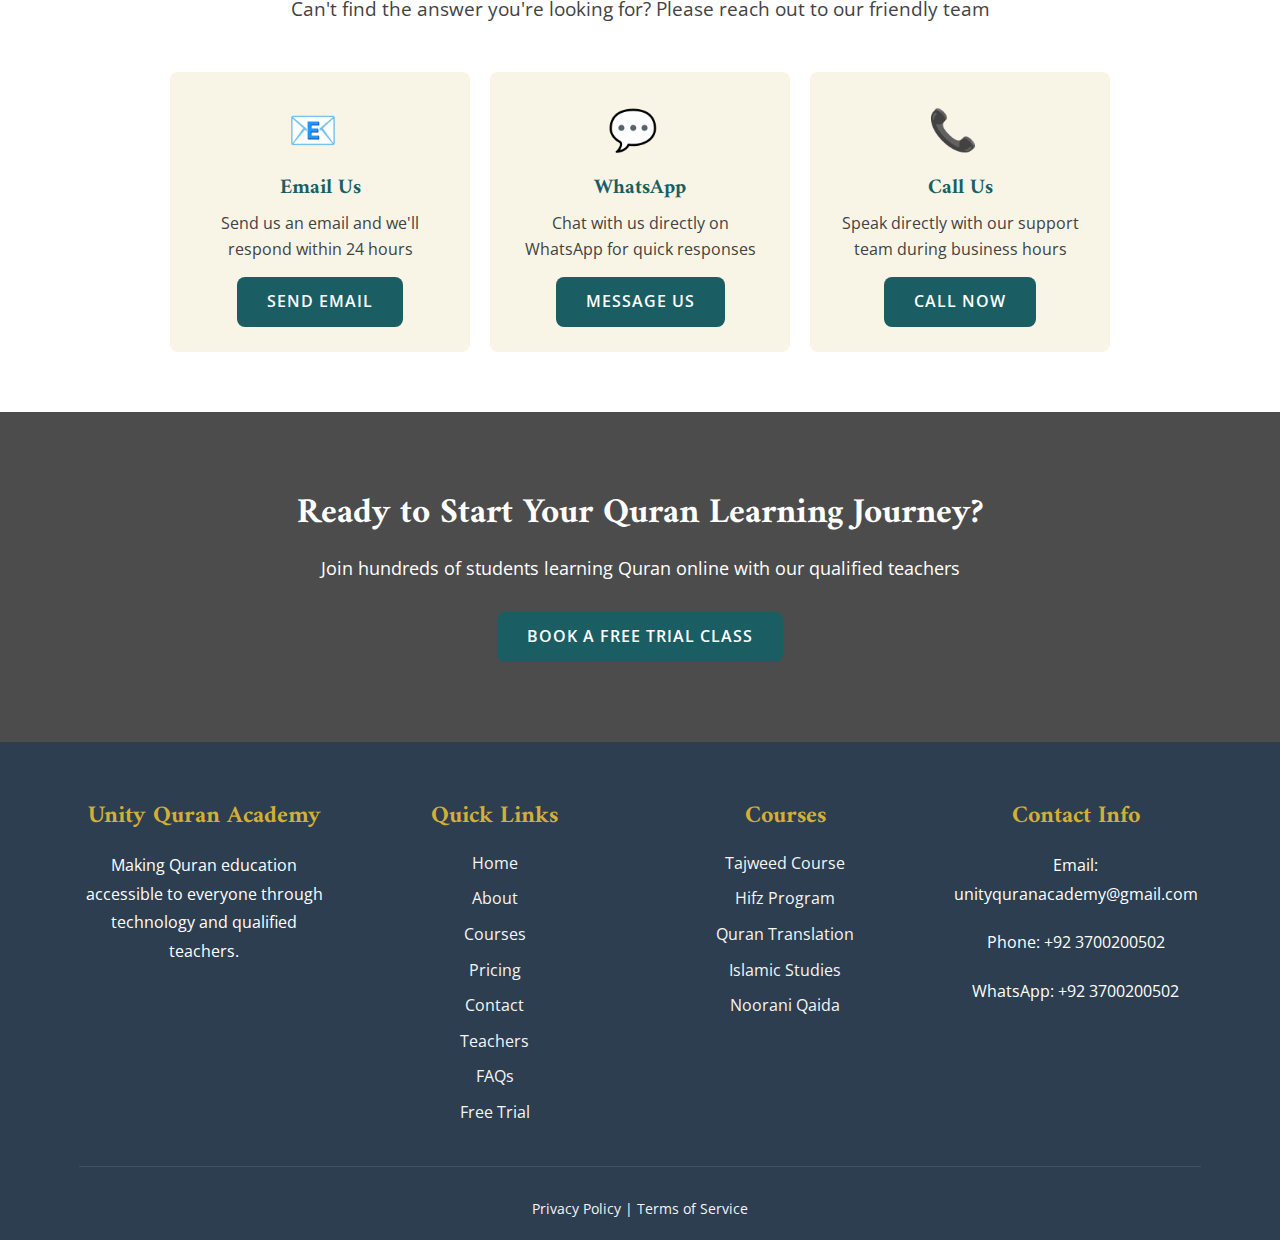
<file: faqs.html>
<!DOCTYPE html>
<html lang="en">
<head>
  <meta charset="UTF-8">
  <meta name="viewport" content="width=device-width, initial-scale=1.0">
  <meta name="description" content="Frequently asked questions about Unity Quran Academy. Find answers about our courses, teachers, pricing, and more.">
  <meta name="robots" content="index, follow">
  <meta name="author" content="Unity Quran Academy">
  <title>FAQs - Unity Quran Academy</title>
  <link rel="preconnect" href="https://fonts.googleapis.com">
  <link rel="preconnect" href="https://fonts.gstatic.com" crossorigin>
  <link href="https://fonts.googleapis.com/css2?family=Amiri:ital,wght@0,400;0,700;1,400;1,700&family=Open+Sans:ital,wght@0,300;0,400;0,500;0,600;0,700;0,800;1,300;1,400;1,500;1,600;1,700;1,800&family=Scheherazade+New:wght@400;500;600;700&display=swap" rel="stylesheet"> 
  <link rel="stylesheet" href="css/style.css">
</head>
<body>
  <header>
  <div class="container">
    <!-- Logo -->
    <div class="logo">
      <img src="images/logo.webp" alt="Unity Quran Academy Logo" width="70" height="70">
      <h1>Unity Quran Academy</h1>
    </div>

    <!-- Hamburger Button -->
    <div class="hamburger" id="hamburger">☰</div>

    <!-- Navigation Menu -->
    <nav id="nav-menu">
      <ul>
        <li><a href="index.html">Home</a></li>
        <li><a href="about.html">About</a></li>
        <li><a href="courses.html">Courses</a></li>
        <li><a href="pricing.html">Pricing</a></li>
        <li><a href="contact.html">Contact</a></li>
        <li><a href="teachers.html">Teachers</a></li>
        <li><a href="faqs.html">FAQs</a></li>
        <li><a href="blog.html">Blog</a></li>
        <li><a href="trial.html" class="btn">Free Trial</a></li>
      </ul>
    </nav>
  </div>
</header>


  <!-- Page Header -->
  <section class="page-header">
    <div class="container">
      <h1>Frequently Asked Questions</h1>
      <p>Find answers to the most common questions about our academy and courses.</p>
    </div>
  </section>

  <!-- FAQ Section -->
  <section class="faq-section">
    <div class="container">
      <h2 class="section-heading">Common Questions</h2>
      <p class="section-subheading">We've compiled answers to the questions we get asked the most</p>
      
      <div class="faq-categories">
        <button class="faq-category-btn active" data-category="all">All Questions</button>
        <button class="faq-category-btn" data-category="courses">Courses</button>
        <button class="faq-category-btn" data-category="enrollment">Enrollment</button>
        <button class="faq-category-btn" data-category="technical">Technical</button>
        <button class="faq-category-btn" data-category="payment">Payment</button>
      </div>
      
      <div class="faq-container">
        <!-- General Questions -->
        <div class="faq-item" data-category="all">
          <div class="faq-question">
            What is Unity Quran Academy?
            <span>+</span>
          </div>
          <div class="faq-answer">
            <p>Unity Quran Academy is an online platform offering comprehensive Quran education to students worldwide. We provide one-on-one classes with qualified teachers specializing in Tajweed, Hifz, Tafseer, and Arabic language.</p>
          </div>
        </div>
        
        <!-- Courses -->
        <div class="faq-item" data-category="courses">
          <div class="faq-question">
            What courses do you offer?
            <span>+</span>
          </div>
          <div class="faq-answer">
            <p>We offer a variety of Quran courses including:</p>
            <ul style="list-style-type: disc; margin-left: 20px; margin-bottom: 15px;">
              <li>Nazra (Quran Reading)</li>
              <li>Hifz (Quran Memorization)</li>
              <li>Tajweed (Proper Recitation)</li>
              <li>Tafseer (Quran Explanation)</li>
              <li>Arabic Language</li>
              <li>Islamic Studies</li>
              <li>Noorani Qaida (For Beginners)</li>
            </ul>
          </div>
        </div>
        
        <div class="faq-item" data-category="courses">
          <div class="faq-question">
            Do you offer courses for children?
            <span>+</span>
          </div>
          <div class="faq-answer">
            <p>Yes, we have specialized courses for children with teachers experienced in child education. We use engaging methods and materials suitable for different age groups.</p>
          </div>
        </div>
        
        <div class="faq-item" data-category="courses">
          <div class="faq-question">
            Can I learn multiple courses at once?
            <span>+</span>
          </div>
          <div class="faq-answer">
            <p>Yes, we offer customized learning plans where you can combine courses based on your goals and availability.</p>
          </div>
        </div>
        
        <!-- Teachers -->
        <div class="faq-item" data-category="all">
          <div class="faq-question">
            Are your teachers qualified?
            <span>+</span>
          </div>
          <div class="faq-answer">
            <p>Yes, all our teachers are certified and experienced in teaching Quran with Tajweed rules. They have graduated from recognized Islamic universities and have Ijazah (certification) in Quran recitation. Both male and female tutors are available.</p>
          </div>
        </div>
        
        <!-- Enrollment -->
        <div class="faq-item" data-category="enrollment">
          <div class="faq-question">
            How do I start my classes?
            <span>+</span>
          </div>
          <div class="faq-answer">
            <p>Just fill out the <a href="free-trial.html">Free Trial</a> form and our team will contact you within 24 hours to schedule your first class. We'll assess your level and recommend the appropriate course.</p>
          </div>
        </div>
        
        <div class="faq-item" data-category="enrollment">
          <div class="faq-question">
            Is there an age limit for enrollment?
            <span>+</span>
          </div>
          <div class="faq-answer">
            <p>We welcome students of all ages, from young children to adults. Our youngest students are 5 years old, and we have many senior students as well.</p>
          </div>
        </div>
        
        <div class="faq-item" data-category="enrollment">
          <div class="faq-question">
            Do I need any prior knowledge to join?
            <span>+</span>
          </div>
          <div class="faq-answer">
            <p>No, we welcome students at all levels - from complete beginners to advanced learners. Our teachers will assess your level and place you in the appropriate course.</p>
          </div>
        </div>
        
        <!-- Timing -->
        <div class="faq-item" data-category="all">
          <div class="faq-question">
            What are the class timings?
            <span>+</span>
          </div>
          <div class="faq-answer">
            <p>We offer flexible timings 24/7 to accommodate students from different time zones. You can choose any time slot that best fits your schedule.</p>
          </div>
        </div>
        
        <div class="faq-item" data-category="all">
          <div class="faq-question">
            How long are the classes?
            <span>+</span>
          </div>
          <div class="faq-answer">
            <p>Class duration depends on the course and student's age:</p>
            <ul style="list-style-type: disc; margin-left: 20px; margin-bottom: 15px;">
              <li>Children (5-12 years): 30 minutes</li>
              <li>Teens and Adults: 45-60 minutes</li>
              <li>Hifz Program: 60 minutes</li>
            </ul>
          </div>
        </div>
        
        <!-- Technical -->
        <div class="faq-item" data-category="technical">
          <div class="faq-question">
            What technology do I need for online classes?
            <span>+</span>
          </div>
          <div class="faq-answer">
            <p>You need:</p>
            <ul style="list-style-type: disc; margin-left: 20px; margin-bottom: 15px;">
              <li>A stable internet connection</li>
              <li>A device (computer, tablet, or smartphone) with camera and microphone</li>
              <li>Zoom or Skype installed</li>
              <li>A quiet place for learning</li>
            </ul>
            <p>We'll guide you through the setup process before your first class.</p>
          </div>
        </div>
        
        <div class="faq-item" data-category="technical">
          <div class="faq-question">
            What if I face technical issues during class?
            <span>+</span>
          </div>
          <div class="faq-answer">
            <p>Our technical support team is available to help you resolve any issues. You can contact us via WhatsApp or email, and we'll assist you promptly.</p>
          </div>
        </div>
        
        <!-- Payment -->
        <div class="faq-item" data-category="payment">
          <div class="faq-question">
            What are the fees?
            <span>+</span>
          </div>
          <div class="faq-answer">
            <p>We offer affordable monthly packages starting from $30/month. Please visit our <a href="pricing.html">Pricing</a> page for detailed information about all plans and packages.</p>
          </div>
        </div>
        
        <div class="faq-item" data-category="payment">
          <div class="faq-question">
            What payment methods do you accept?
            <span>+</span>
          </div>
          <div class="faq-answer">
            <p>We accept various payment methods including:</p>
            <ul style="list-style-type: disc; margin-left: 20px; margin-bottom: 15px;">
              <li>Bank Transfer</li>
              <li>JazzCash</li>
              <li>EasyPaisa</li>
              <li>PayPal</li>
              <li>Credit/Debit Cards</li>
            </ul>
          </div>
        </div>
        
        <div class="faq-item" data-category="payment">
          <div class="faq-question">
            Is there a discount for siblings or multiple courses?
            <span>+</span>
          </div>
          <div class="faq-answer">
            <p>Yes, we offer a 15% discount for siblings and for students enrolling in multiple courses. Contact us for more details.</p>
          </div>
        </div>
        
        <div class="faq-item" data-category="payment">
          <div class="faq-question">
            What is your refund policy?
            <span>+</span>
          </div>
          <div class="faq-answer">
            <p>We offer a satisfaction guarantee. If you're not happy with your first paid class, we'll provide a full refund. After that, refunds are prorated based on classes taken.</p>
          </div>
        </div>
        
        <!-- Progress -->
        <div class="faq-item" data-category="all">
          <div class="faq-question">
            How do you track student progress?
            <span>+</span>
          </div>
          <div class="faq-answer">
            <p>We provide monthly progress reports, regular assessments, and one-on-one feedback sessions. Parents can also request updates on their children's progress at any time.</p>
          </div>
        </div>
        
        <div class="faq-item" data-category="all">
          <div class="faq-question">
            How long does it take to complete the Hifz program?
            <span>+</span>
          </div>
          <div class="faq-answer">
            <p>The duration varies based on the student's age, dedication, and prior knowledge. On average:</p>
            <ul style="list-style-type: disc; margin-left: 20px; margin-bottom: 15px;">
              <li>Children (8-12 years): 2-3 years</li>
              <li>Teens (13-18 years): 1.5-2 years</li>
              <li>Adults: 1-2 years</li>
            </ul>
          </div>
        </div>
      </div>
    </div>
  </section>

  <!-- Contact Prompt -->
  <section class="contact-prompt">
    <div class="container">
      <h2 class="section-heading">Still Have Questions?</h2>
      <p class="section-subheading">Can't find the answer you're looking for? Please reach out to our friendly team</p>
      
      <div class="contact-options">
        <div class="contact-option">
          <div class="contact-icon">📧</div>
          <h3>Email Us</h3>
          <p>Send us an email and we'll respond within 24 hours</p>
          <a href="mailto:unityquranacademy@gmail.com" class="btn">Send Email</a>
        </div>
        
        <div class="contact-option">
          <div class="contact-icon">💬</div>
          <h3>WhatsApp</h3>
          <p>Chat with us directly on WhatsApp for quick responses</p>
          <a href="https://wa.me/923700200502" class="btn" target="_blank">Message Us</a>
        </div>
        
        <div class="contact-option">
          <div class="contact-icon">📞</div>
          <h3>Call Us</h3>
          <p>Speak directly with our support team during business hours</p>
          <a href="tel:+923700200502" class="btn">Call Now</a>
        </div>
      </div>
    </div>
  </section>

  <!-- CTA Section -->
  <section class="cta-section">
    <div class="container">
      <h2>Ready to Start Your Quran Learning Journey?</h2>
      <p>Join hundreds of students learning Quran online with our qualified teachers</p>
      <a href="trial.html" class="btn">Book a Free Trial Class</a>
    </div>
  </section>

  <!-- WhatsApp Float -->
  <a href="https://wa.me/923700200502" class="whatsapp-float" target="_blank">
    <img src="images/WhatsApp.svg" alt="WhatsApp" width="50" height="50">
  </a>

  <!-- Footer -->
  <footer>
    <div class="container">
      <div class="footer-content">
        <div class="footer-section">
          <h3>Unity Quran Academy</h3>
          <p>Making Quran education accessible to everyone through technology and qualified teachers.</p>
        </div>
        <div class="footer-section">
          <h3>Quick Links</h3>
          <div class="footer-links">
            <a href="index.html">Home</a>
            <a href="about.html">About</a>
            <a href="courses.html">Courses</a>
            <a href="pricing.html">Pricing</a>
            <a href="contact.html">Contact</a>
            <a href="teachers.html">Teachers</a>
            <a href="faqs.html">FAQs</a>
            <a href="trial.html">Free Trial</a>
          </div>
        </div>
        <div class="footer-section">
          <h3>Courses</h3>
          <div class="footer-links">
            <a href="#">Tajweed Course</a>
            <a href="#">Hifz Program</a>
            <a href="#">Quran Translation</a>
            <a href="#">Islamic Studies</a>
            <a href="#">Noorani Qaida</a>
          </div>
        </div>
        <div class="footer-section">
          <h3>Contact Info</h3>
          <p>Email: unityquranacademy@gmail.com</p>
          <p>Phone: +92 3700200502</p>
          <p>WhatsApp: +92 3700200502</p>
        </div>
      </div>
      <div class="footer-bottom">
        <div class="legal-links">
          <a href="privacy.html">Privacy Policy</a> |
          <a href="terms.html">Terms of Service</a>
        </div>
      </div>
    </div>
  </footer>

  <script src="js/main/main.js"></script>
</body>
</html>
</file>
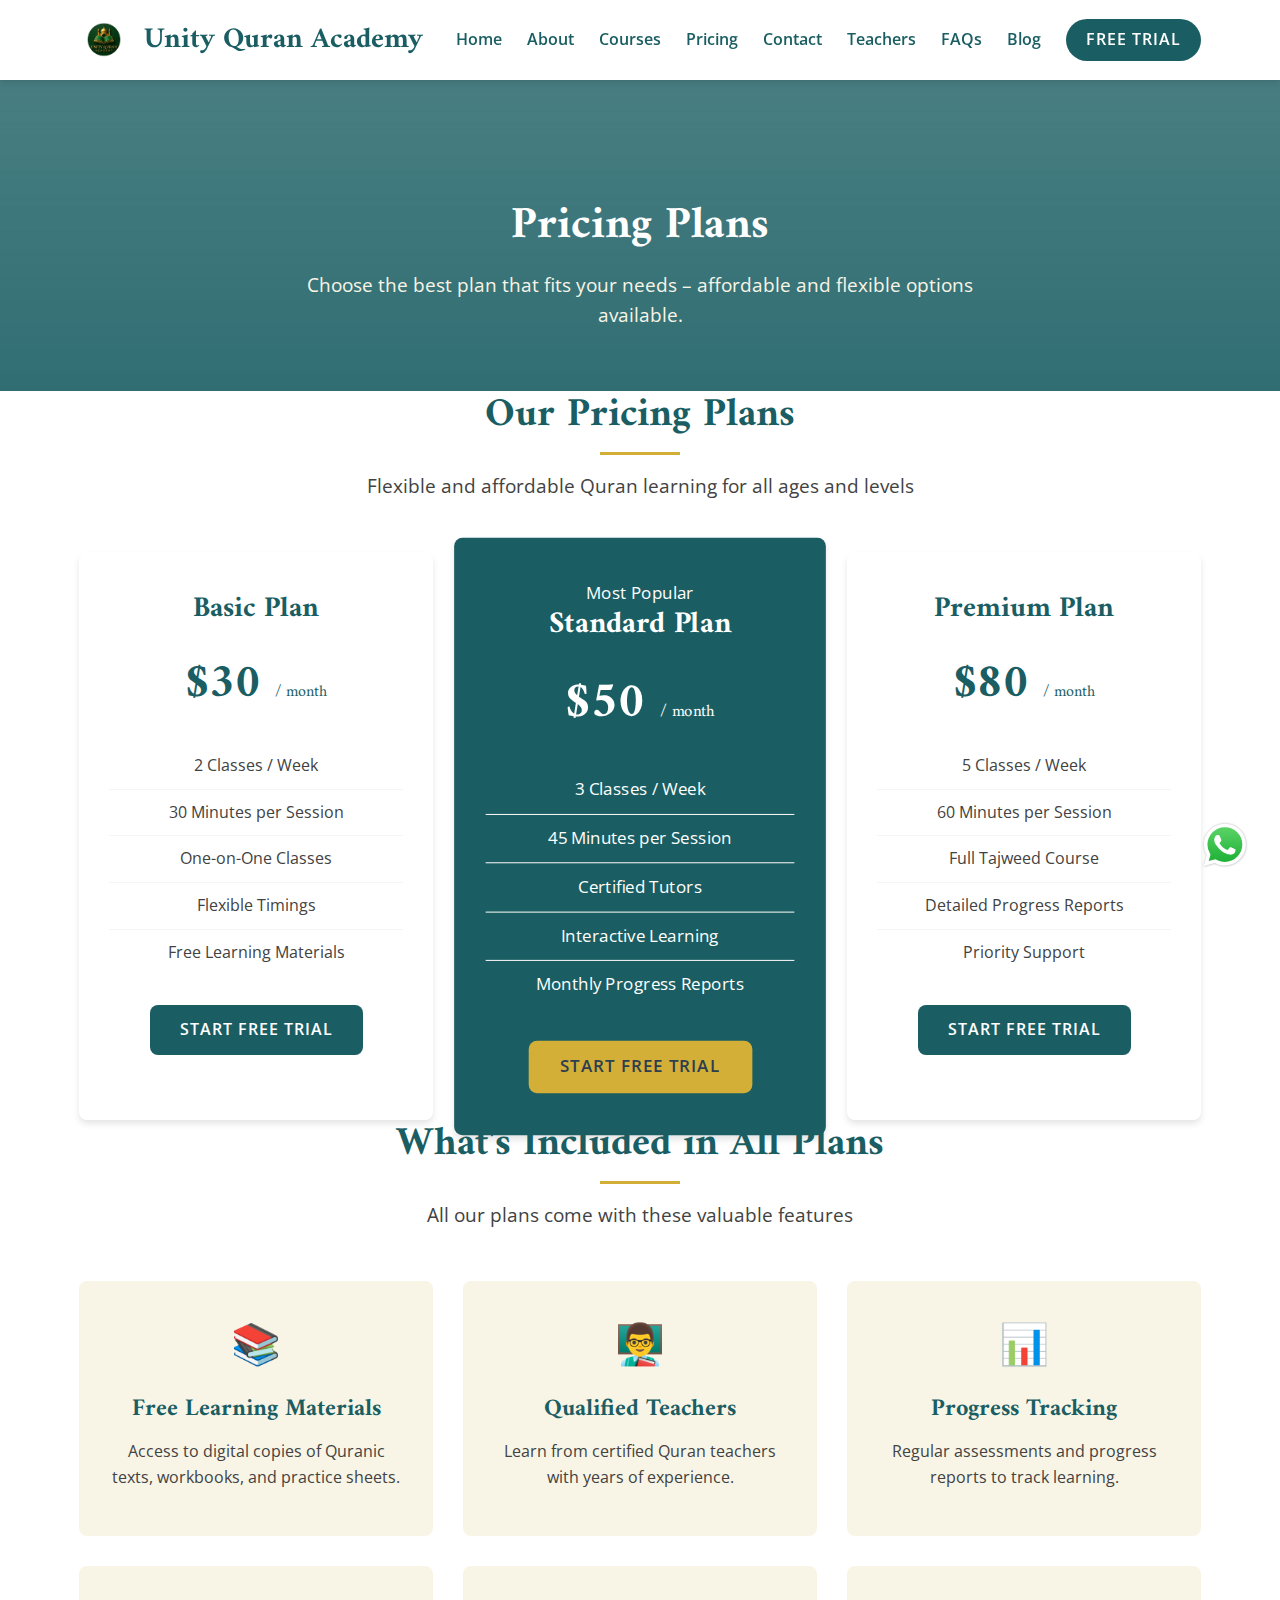
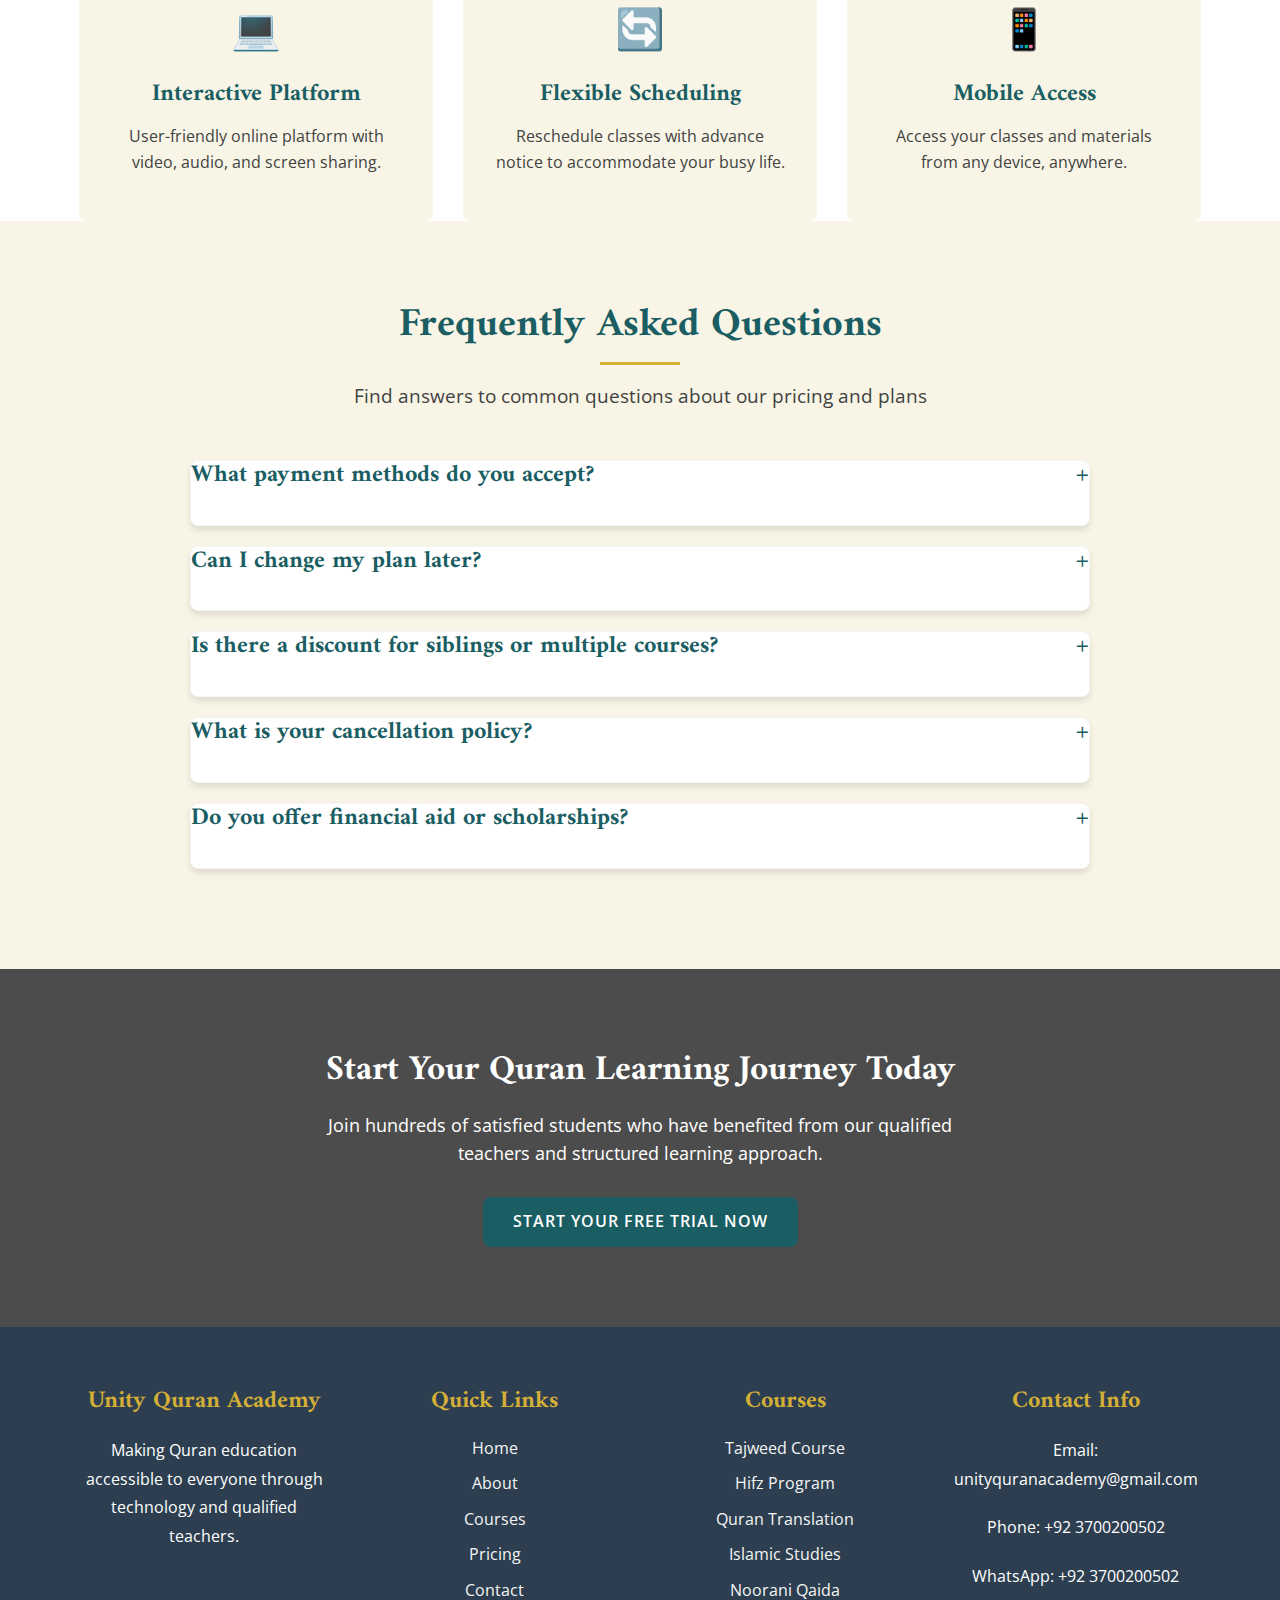
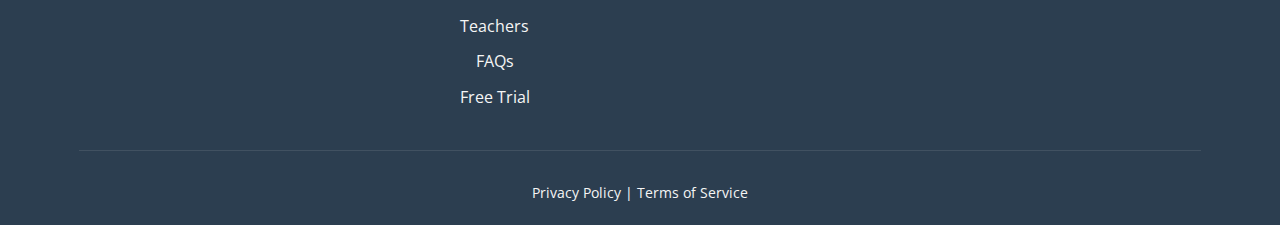
<file: pricing.html>
<!DOCTYPE html>
<html lang="en">
<head>
  <meta charset="UTF-8">
  <meta name="viewport" content="width=device-width, initial-scale=1.0">
  <meta name="description" content="Explore our comprehensive Quran courses with qualified teachers. Learn Tajweed, Hifz, Tafseer and more at Unity Quran Academy.">
  <meta name="robots" content="index, follow">
  <meta name="author" content="Unity Quran Academy">
  <title>Pricing Plans - Unity Quran Academy</title>
  <link rel="preconnect" href="https://fonts.googleapis.com">
  <link rel="preconnect" href="https://fonts.gstatic.com" crossorigin>
  <link href="https://fonts.googleapis.com/css2?family=Amiri:ital,wght@0,400;0,700;1,400;1,700&family=Open+Sans:ital,wght@0,300;0,400;0,500;0,600;0,700;0,800;1,300;1,400;1,500;1,600;1,700;1,800&family=Scheherazade+New:wght@400;500;600;700&display=swap" rel="stylesheet"> 
  <link rel="stylesheet" href="css/style.css">
  
</head>
<body>
  <header>
  <div class="container">
    <!-- Logo -->
    <div class="logo">
      <img src="images/logo.webp" alt="Unity Quran Academy Logo" width="70" height="70">
      <h1>Unity Quran Academy</h1>
    </div>

    <!-- Hamburger Button -->
    <div class="hamburger" id="hamburger">☰</div>

    <!-- Navigation Menu -->
    <nav id="nav-menu">
      <ul>
        <li><a href="index.html">Home</a></li>
        <li><a href="about.html">About</a></li>
        <li><a href="courses.html">Courses</a></li>
        <li><a href="pricing.html">Pricing</a></li>
        <li><a href="contact.html">Contact</a></li>
        <li><a href="teachers.html">Teachers</a></li>
        <li><a href="faqs.html">FAQs</a></li>
        <li><a href="blog.html">Blog</a></li>
        <li><a href="trial.html" class="btn">Free Trial</a></li>
      </ul>
    </nav>
  </div>
</header>

  <!-- Page Header -->
  <section class="page-header">
    <div class="container">
      <h1>Pricing Plans</h1>
      <p>Choose the best plan that fits your needs – affordable and flexible options available.</p>
    </div>
  </section>

  <!-- Pricing Section -->
  <section class="pricing-section">
    <div class="container">
      <h2 class="section-heading">Our Pricing Plans</h2>
      <p class="section-subheading">Flexible and affordable Quran learning for all ages and levels</p>
      
      <div class="pricing-container">
        <div class="pricing-plan">
          <h3>Basic Plan</h3>
          <div class="price">$30 <span>/ month</span></div>
          <ul>
            <li>2 Classes / Week</li>
            <li>30 Minutes per Session</li>
            <li>One-on-One Classes</li>
            <li>Flexible Timings</li>
            <li>Free Learning Materials</li>
          </ul>
          <a href="free-trial.html" class="btn">Start Free Trial</a>
        </div>

        <div class="pricing-plan featured">
          <span class="popular-tag">Most Popular</span>
          <h3>Standard Plan</h3>
          <div class="price">$50 <span>/ month</span></div>
          <ul>
            <li>3 Classes / Week</li>
            <li>45 Minutes per Session</li>
            <li>Certified Tutors</li>
            <li>Interactive Learning</li>
            <li>Monthly Progress Reports</li>
          </ul>
          <a href="free-trial.html" class="btn">Start Free Trial</a>
        </div>

        <div class="pricing-plan">
          <h3>Premium Plan</h3>
          <div class="price">$80 <span>/ month</span></div>
          <ul>
            <li>5 Classes / Week</li>
            <li>60 Minutes per Session</li>
            <li>Full Tajweed Course</li>
            <li>Detailed Progress Reports</li>
            <li>Priority Support</li>
          </ul>
          <a href="free-trial.html" class="btn">Start Free Trial</a>
        </div>
      </div>
    </div>
  </section>

  <!-- Features Section -->
  <section class="features-section">
    <div class="container">
      <h2 class="section-heading">What's Included in All Plans</h2>
      <p class="section-subheading">All our plans come with these valuable features</p>
      
      <div class="features-grid">
        <div class="feature-box">
          <span class="feature-icon">📚</span>
          <h3>Free Learning Materials</h3>
          <p>Access to digital copies of Quranic texts, workbooks, and practice sheets.</p>
        </div>
        
        <div class="feature-box">
          <span class="feature-icon">👨‍🏫</span>
          <h3>Qualified Teachers</h3>
          <p>Learn from certified Quran teachers with years of experience.</p>
        </div>
        
        <div class="feature-box">
          <span class="feature-icon">📊</span>
          <h3>Progress Tracking</h3>
          <p>Regular assessments and progress reports to track learning.</p>
        </div>
        
        <div class="feature-box">
          <span class="feature-icon">💻</span>
          <h3>Interactive Platform</h3>
          <p>User-friendly online platform with video, audio, and screen sharing.</p>
        </div>
        
        <div class="feature-box">
          <span class="feature-icon">🔄</span>
          <h3>Flexible Scheduling</h3>
          <p>Reschedule classes with advance notice to accommodate your busy life.</p>
        </div>
        
        <div class="feature-box">
          <span class="feature-icon">📱</span>
          <h3>Mobile Access</h3>
          <p>Access your classes and materials from any device, anywhere.</p>
        </div>
      </div>
    </div>
  </section>

  <!-- FAQ Section -->
  <section class="faq-section">
    <div class="container">
      <h2 class="section-heading">Frequently Asked Questions</h2>
      <p class="section-subheading">Find answers to common questions about our pricing and plans</p>
      
      <div class="faq-container">
        <div class="faq-item">
          <h3>What payment methods do you accept?</h3>
          <p>We accept credit/debit cards, PayPal, and bank transfers. Monthly and quarterly payment options are available.</p>
        </div>
        
        <div class="faq-item">
          <h3>Can I change my plan later?</h3>
          <p>Yes, you can upgrade or downgrade your plan at any time. The changes will be reflected in your next billing cycle.</p>
        </div>
        
        <div class="faq-item">
          <h3>Is there a discount for siblings or multiple courses?</h3>
          <p>Yes, we offer a 15% discount for siblings and for students enrolling in multiple courses. Contact us for details.</p>
        </div>
        
        <div class="faq-item">
          <h3>What is your cancellation policy?</h3>
          <p>You can cancel your subscription at any time. There are no cancellation fees, and you'll have access until the end of your billing period.</p>
        </div>
        
        <div class="faq-item">
          <h3>Do you offer financial aid or scholarships?</h3>
          <p>Yes, we have a limited number of scholarships available for deserving students. Please contact us for more information.</p>
        </div>
      </div>
    </div>
  </section>

  <!-- CTA Section -->
  <section class="cta-section">
    <div class="container">
      <h2>Start Your Quran Learning Journey Today</h2>
      <p>Join hundreds of satisfied students who have benefited from our qualified teachers and structured learning approach.</p>
      <a href="trial.html" class="btn">Start Your Free Trial Now</a>
    </div>
  </section>

  <!-- WhatsApp Float -->
  <a href="https://wa.me/923700200502" class="whatsapp-float" target="_blank">
    <img src="images/WhatsApp.svg" alt="WhatsApp" width="50" height="50">
  </a>

  <!-- Footer -->
  <footer>
    <div class="container">
      <div class="footer-content">
        <div class="footer-section">
          <h3>Unity Quran Academy</h3>
          <p>Making Quran education accessible to everyone through technology and qualified teachers.</p>
        </div>
        <div class="footer-section">
          <h3>Quick Links</h3>
          <div class="footer-links">
            <a href="index.html">Home</a>
            <a href="about.html">About</a>
            <a href="courses.html">Courses</a>
            <a href="pricing.html">Pricing</a>
            <a href="contact.html">Contact</a>
            <a href="teachers.html">Teachers</a>
            <a href="faqs.html">FAQs</a>
            <a href="trial.html">Free Trial</a>
          </div>
        </div>
        <div class="footer-section">
          <h3>Courses</h3>
          <div class="footer-links">
            <a href="#">Tajweed Course</a>
            <a href="#">Hifz Program</a>
            <a href="#">Quran Translation</a>
            <a href="#">Islamic Studies</a>
            <a href="#">Noorani Qaida</a>
          </div>
        </div>
        <div class="footer-section">
          <h3>Contact Info</h3>
          <p>Email: unityquranacademy@gmail.com</p>
          <p>Phone: +92 3700200502</p>
          <p>WhatsApp: +92 3700200502</p>
        </div>
      </div>
      <div class="footer-bottom">
        <div class="legal-links">
          <a href="privacy.html">Privacy Policy</a> |
          <a href="terms.html">Terms of Service</a>
        </div>
      </div>
    </div>
  </footer>

 <script src="js/main/main.js"></script>
</body>
</html>
</file>
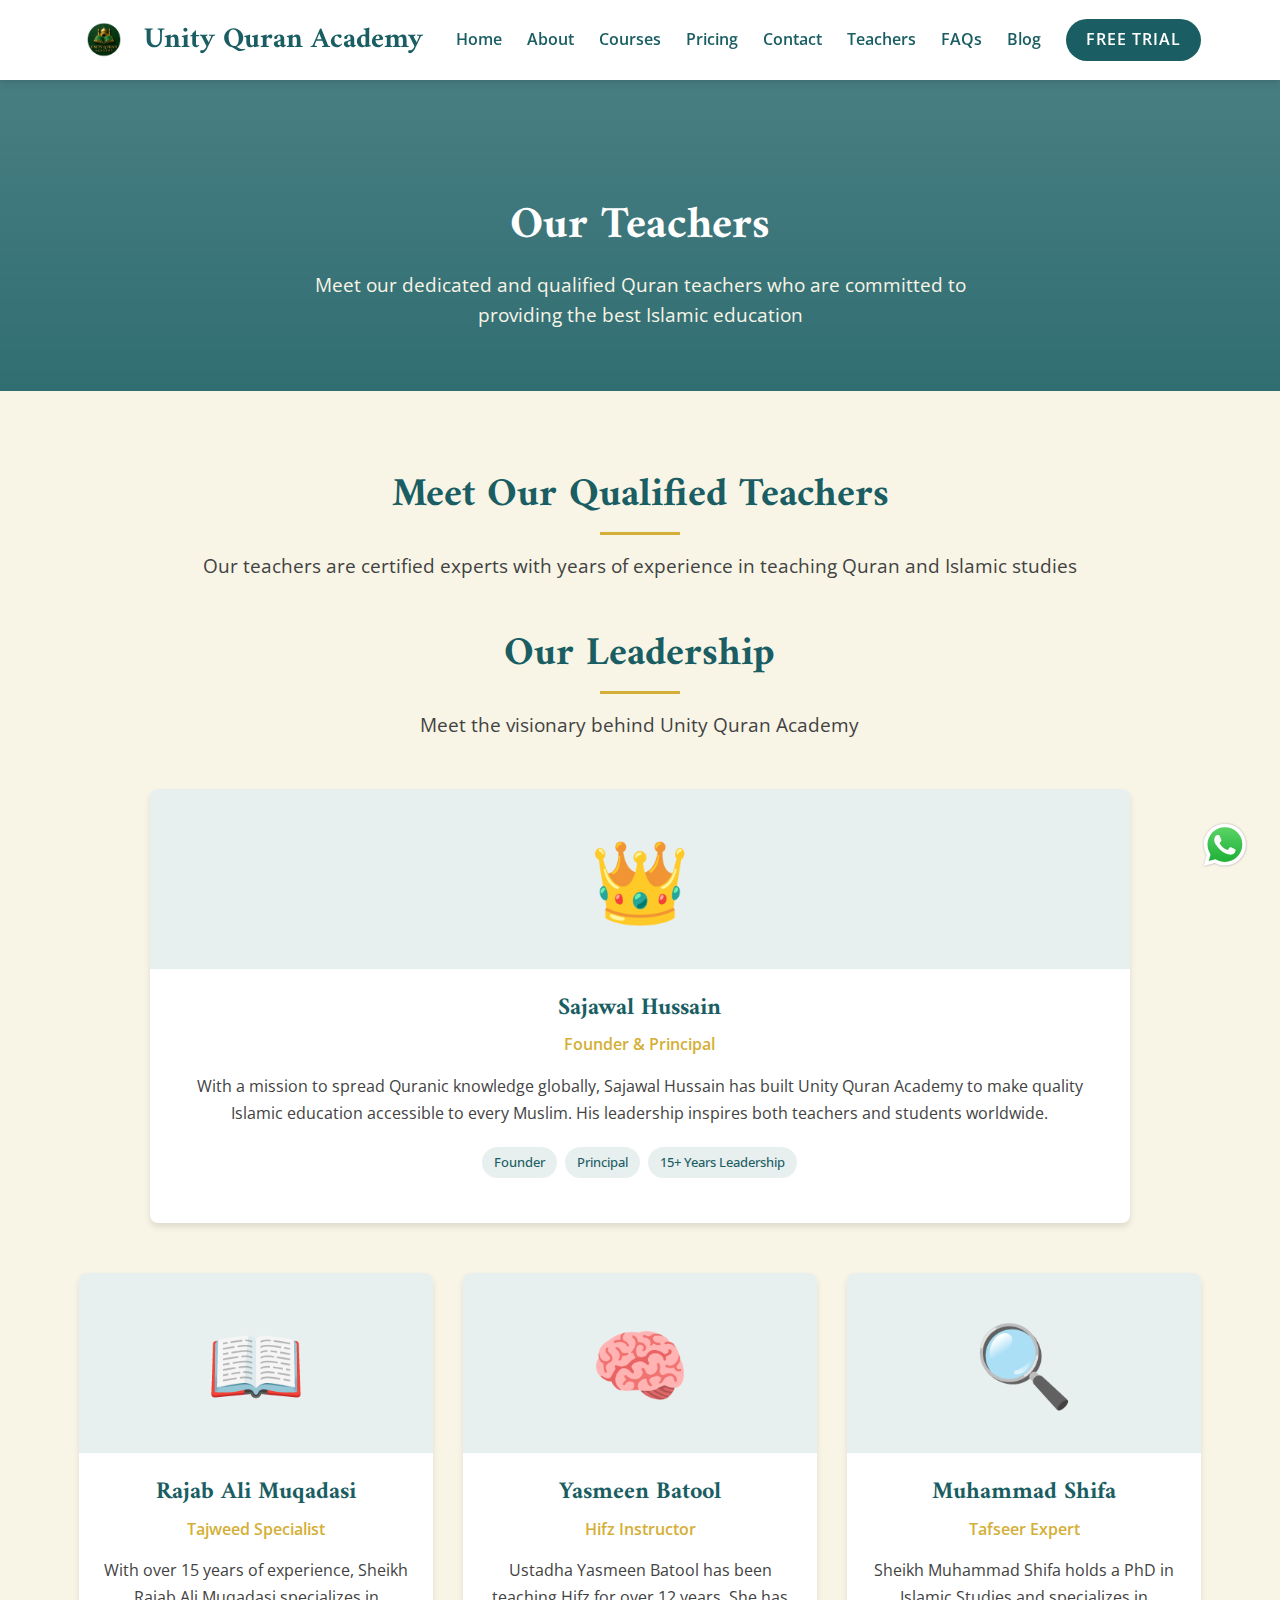
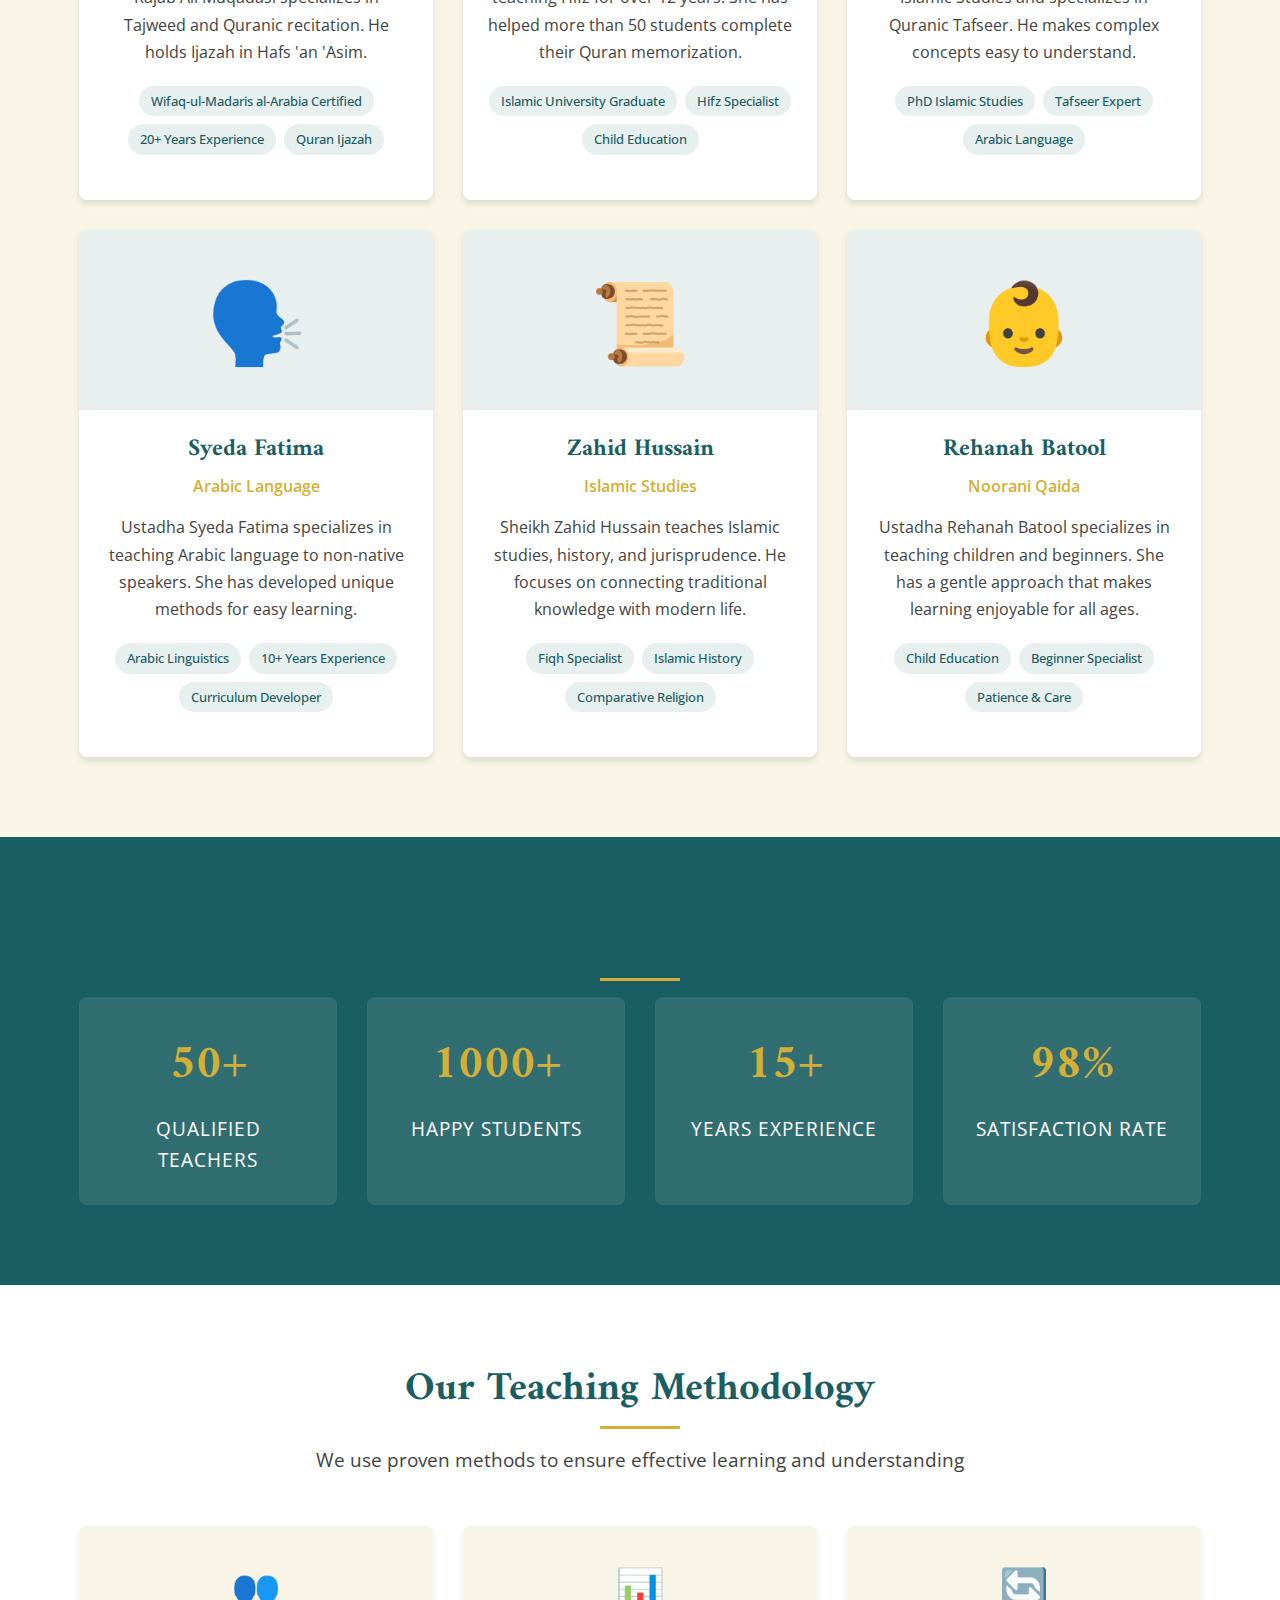
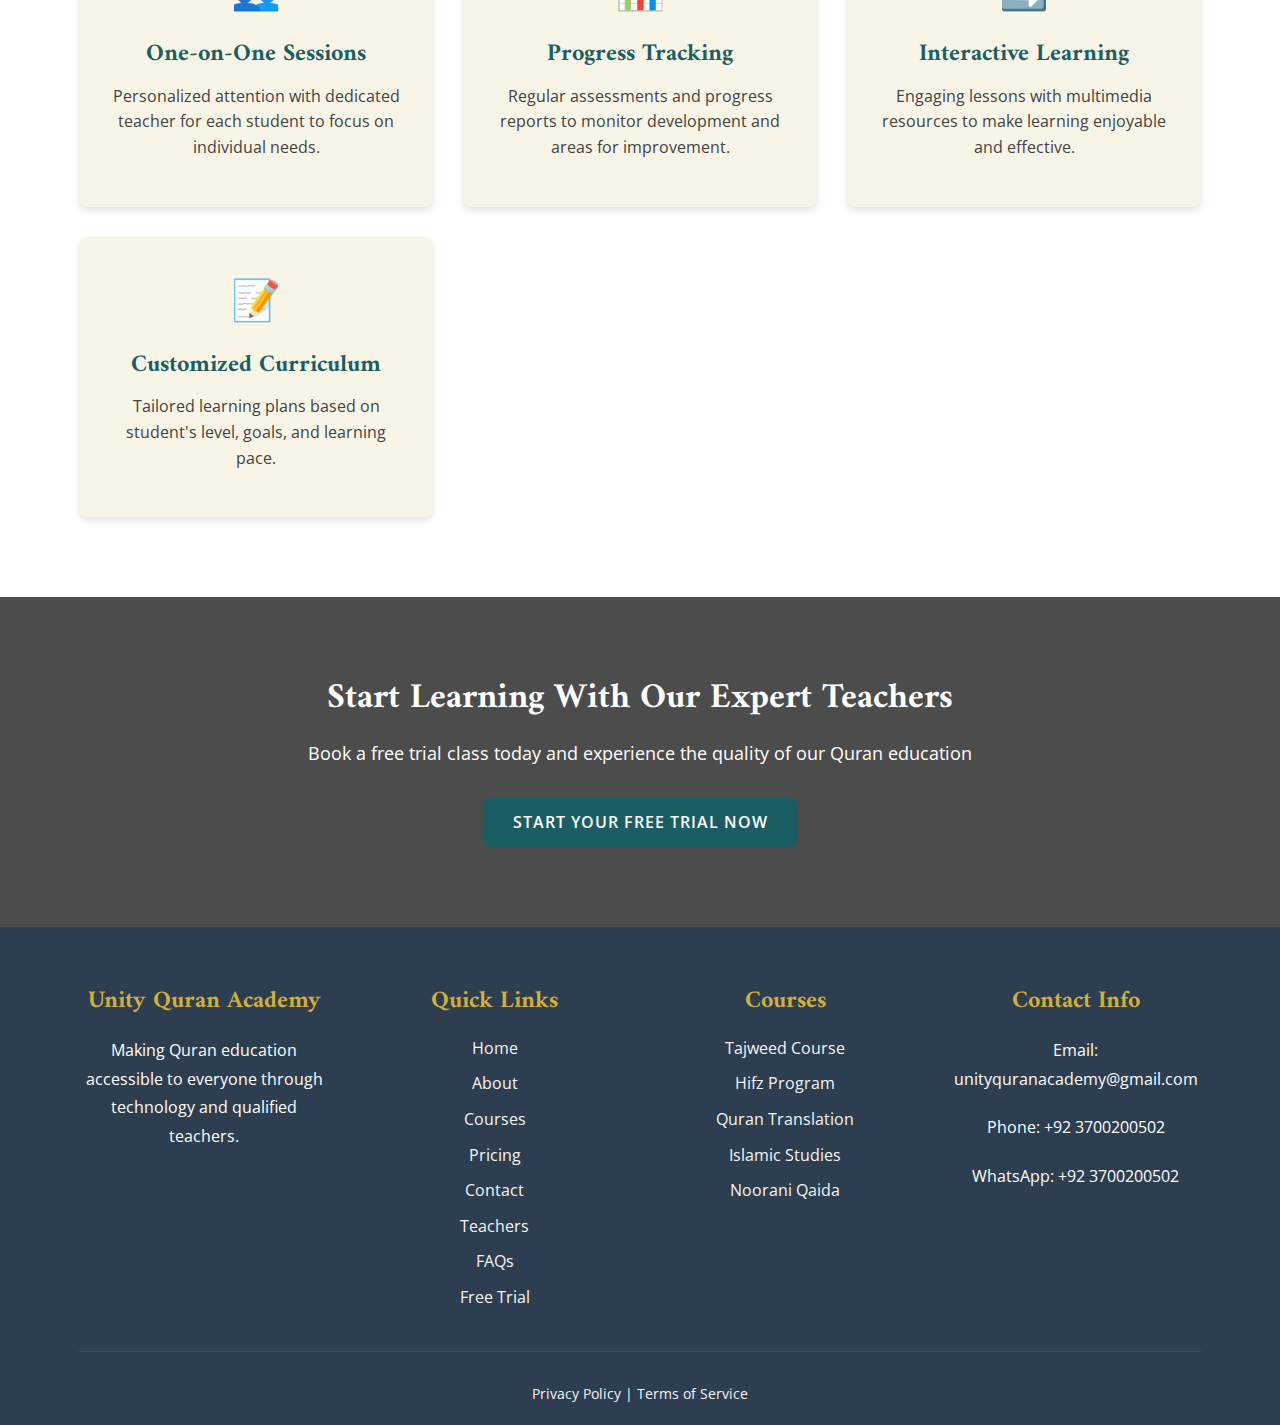
<file: teachers.html>
<!DOCTYPE html>
<html lang="en">
<head>
  <meta charset="UTF-8">
  <meta name="viewport" content="width=device-width, initial-scale=1.0">
  <meta name="description" content="Meet our qualified Quran teachers at Unity Quran Academy. Experienced instructors specializing in Tajweed, Hifz, Tafseer and more.">
  <meta name="robots" content="index, follow">
  <meta name="author" content="Unity Quran Academy">
  <title>Our Teachers - Unity Quran Academy</title>
  <link rel="preconnect" href="https://fonts.googleapis.com">
  <link rel="preconnect" href="https://fonts.gstatic.com" crossorigin>
  <link rel="stylesheet" href="css/style.css">
  <link href="https://fonts.googleapis.com/css2?family=Amiri:ital,wght@0,400;0,700;1,400;1,700&family=Open+Sans:ital,wght@0,300;0,400;0,500;0,600;0,700;0,800;1,300;1,400;1,500;1,600;1,700;1,800&family=Scheherazade+New:wght@400;500;600;700&display=swap" rel="stylesheet"> 
</head>
<body>
  <header>
  <div class="container">
    <!-- Logo -->
    <div class="logo">
      <img src="images/logo.webp" alt="Unity Quran Academy Logo" width="70" height="70">
      <h1>Unity Quran Academy</h1>
    </div>

    <!-- Hamburger Button -->
    <div class="hamburger" id="hamburger">☰</div>

    <!-- Navigation Menu -->
    <nav id="nav-menu">
      <ul>
        <li><a href="index.html">Home</a></li>
        <li><a href="about.html">About</a></li>
        <li><a href="courses.html">Courses</a></li>
        <li><a href="pricing.html">Pricing</a></li>
        <li><a href="contact.html">Contact</a></li>
        <li><a href="teachers.html">Teachers</a></li>
        <li><a href="faqs.html">FAQs</a></li>
        <li><a href="blog.html">Blog</a></li>
        <li><a href="trial.html" class="btn">Free Trial</a></li>
      </ul>
    </nav>
  </div>
</header>

  <!-- Page Header -->
  <section class="page-header">
    <div class="container">
      <h1>Our Teachers</h1>
      <p>Meet our dedicated and qualified Quran teachers who are committed to providing the best Islamic education</p>
    </div>
  </section>

  <!-- Teachers Section -->
  <section class="teachers-section">
    <div class="container">
      <h2 class="section-heading">Meet Our Qualified Teachers</h2>
      <p class="section-subheading">Our teachers are certified experts with years of experience in teaching Quran and Islamic studies</p>

      <!-- CEO Section -->
<section class="ceo-section">
  <div class="container">
    <h2 class="section-heading">Our Leadership</h2>
    <p class="section-subheading">Meet the visionary behind Unity Quran Academy</p>

    <div class="teacher-card">
      <div class="teacher-icon">
        <span>👑</span>
      </div>
      <div class="teacher-info">
        <h3 class="teacher-name">Sajawal Hussain</h3>
        <span class="teacher-subject">Founder & Principal</span>
        <p class="teacher-bio">
          With a mission to spread Quranic knowledge globally, Sajawal Hussain has built Unity Quran Academy 
          to make quality Islamic education accessible to every Muslim. His leadership inspires both 
          teachers and students worldwide.
        </p>
        <div class="teacher-qualifications">
          <span class="qualification-tag">Founder</span>
          <span class="qualification-tag">Principal</span>
          <span class="qualification-tag">15+ Years Leadership</span>
        </div>
      </div>
    </div>
  </div>
      
      <div class="teachers-grid">
        <div class="teacher-card">
          <div class="teacher-icon">
            <span>📖</span>
          </div>
          <div class="teacher-info">
            <h3 class="teacher-name">Rajab Ali Muqadasi</h3>
            <span class="teacher-subject">Tajweed Specialist</span>
            <p class="teacher-bio">With over 15 years of experience, Sheikh Rajab Ali Muqadasi specializes in Tajweed and Quranic recitation. He holds Ijazah in Hafs 'an 'Asim.</p>
            <div class="teacher-qualifications">
              <span class="qualification-tag">Wifaq-ul-Madaris al-Arabia Certified</span>
              <span class="qualification-tag">20+ Years Experience</span>
              <span class="qualification-tag">Quran Ijazah</span>
            </div>
          </div>
        </div>
        
        <div class="teacher-card">
          <div class="teacher-icon">
            <span>🧠</span>
          </div>
          <div class="teacher-info">
            <h3 class="teacher-name">Yasmeen Batool</h3>
            <span class="teacher-subject">Hifz Instructor</span>
            <p class="teacher-bio">Ustadha Yasmeen Batool has been teaching Hifz for over 12 years. She has helped more than 50 students complete their Quran memorization.</p>
            <div class="teacher-qualifications">
              <span class="qualification-tag">Islamic University Graduate</span>
              <span class="qualification-tag">Hifz Specialist</span>
              <span class="qualification-tag">Child Education</span>
            </div>
          </div>
        </div>
        
        <div class="teacher-card">
          <div class="teacher-icon">
            <span>🔍</span>
          </div>
          <div class="teacher-info">
            <h3 class="teacher-name">Muhammad Shifa</h3>
            <span class="teacher-subject">Tafseer Expert</span>
            <p class="teacher-bio">Sheikh Muhammad Shifa holds a PhD in Islamic Studies and specializes in Quranic Tafseer. He makes complex concepts easy to understand.</p>
            <div class="teacher-qualifications">
              <span class="qualification-tag">PhD Islamic Studies</span>
              <span class="qualification-tag">Tafseer Expert</span>
              <span class="qualification-tag">Arabic Language</span>
            </div>
          </div>
        </div>
        
        <div class="teacher-card">
          <div class="teacher-icon">
            <span>🗣️</span>
          </div>
          <div class="teacher-info">
            <h3 class="teacher-name">Syeda Fatima</h3>
            <span class="teacher-subject">Arabic Language</span>
            <p class="teacher-bio">Ustadha Syeda Fatima specializes in teaching Arabic language to non-native speakers. She has developed unique methods for easy learning.</p>
            <div class="teacher-qualifications">
              <span class="qualification-tag">Arabic Linguistics</span>
              <span class="qualification-tag">10+ Years Experience</span>
              <span class="qualification-tag">Curriculum Developer</span>
            </div>
          </div>
        </div>
        
        <div class="teacher-card">
          <div class="teacher-icon">
            <span>📜</span>
          </div>
          <div class="teacher-info">
            <h3 class="teacher-name">Zahid Hussain</h3>
            <span class="teacher-subject">Islamic Studies</span>
            <p class="teacher-bio">Sheikh Zahid Hussain teaches Islamic studies, history, and jurisprudence. He focuses on connecting traditional knowledge with modern life.</p>
            <div class="teacher-qualifications">
              <span class="qualification-tag">Fiqh Specialist</span>
              <span class="qualification-tag">Islamic History</span>
              <span class="qualification-tag">Comparative Religion</span>
            </div>
          </div>
        </div>
        
        <div class="teacher-card">
          <div class="teacher-icon">
            <span>👶</span>
          </div>
          <div class="teacher-info">
            <h3 class="teacher-name">Rehanah Batool</h3>
            <span class="teacher-subject">Noorani Qaida</span>
            <p class="teacher-bio">Ustadha Rehanah Batool specializes in teaching children and beginners. She has a gentle approach that makes learning enjoyable for all ages.</p>
            <div class="teacher-qualifications">
              <span class="qualification-tag">Child Education</span>
              <span class="qualification-tag">Beginner Specialist</span>
              <span class="qualification-tag">Patience & Care</span>
            </div>
          </div>
        </div>
      </div>
    </div>
  </section>

  <!-- Stats Section -->
     <section class="stats-section">
    <div class="container">
      <h2 class="section-heading">Our Teaching Excellence</h2>
      <div class="stats-grid">
        <div class="stat-item">
          <div class="stat-number">50+</div>
          <div class="stat-label">Qualified Teachers</div>
        </div>
        <div class="stat-item">
          <div class="stat-number">1000+</div>
          <div class="stat-label">Happy Students</div>
        </div>
        <div class="stat-item">
          <div class="stat-number">15+</div>
          <div class="stat-label">Years Experience</div>
        </div>
        <div class="stat-item">
          <div class="stat-number">98%</div>
          <div class="stat-label">Satisfaction Rate</div>
        </div>
      </div>
    </div>
  </section>

  <!-- Methodology Section -->
  <section class="methodology-section">
    <div class="container">
      <h2 class="section-heading">Our Teaching Methodology</h2>
      <p class="section-subheading">We use proven methods to ensure effective learning and understanding</p>
      
      <div class="methodology-content">
        <div class="methodology-item">
          <span class="methodology-icon">👥</span>
          <h3>One-on-One Sessions</h3>
          <p>Personalized attention with dedicated teacher for each student to focus on individual needs.</p>
        </div>
        
        <div class="methodology-item">
          <span class="methodology-icon">📊</span>
          <h3>Progress Tracking</h3>
          <p>Regular assessments and progress reports to monitor development and areas for improvement.</p>
        </div>
        
        <div class="methodology-item">
          <span class="methodology-icon">🔄</span>
          <h3>Interactive Learning</h3>
          <p>Engaging lessons with multimedia resources to make learning enjoyable and effective.</p>
        </div>
        
        <div class="methodology-item">
          <span class="methodology-icon">📝</span>
          <h3>Customized Curriculum</h3>
          <p>Tailored learning plans based on student's level, goals, and learning pace.</p>
        </div>
      </div>
    </div>
  </section>

  <!-- CTA Section -->
  <section class="cta-section">
    <div class="container">
      <h2>Start Learning With Our Expert Teachers</h2>
      <p>Book a free trial class today and experience the quality of our Quran education</p>
      <a href="trial.html" class="btn">Start Your Free Trial Now</a>
    </div>
  </section>

  <!-- WhatsApp Float -->
  <a href="https://wa.me/923700200502" class="whatsapp-float" target="_blank">
    <img src="images/WhatsApp.svg" alt="WhatsApp" width="50" height="50">
  </a>

  <!-- Footer -->
  <footer>
    <div class="container">
      <div class="footer-content">
        <div class="footer-section">
          <h3>Unity Quran Academy</h3>
          <p>Making Quran education accessible to everyone through technology and qualified teachers.</p>
        </div>
        <div class="footer-section">
          <h3>Quick Links</h3>
          <div class="footer-links">
            <a href="index.html">Home</a>
            <a href="about.html">About</a>
            <a href="courses.html">Courses</a>
            <a href="pricing.html">Pricing</a>
            <a href="contact.html">Contact</a>
            <a href="teachers.html">Teachers</a>
            <a href="faqs.html">FAQs</a>
            <a href="trial.html">Free Trial</a>
          </div>
        </div>
        <div class="footer-section">
          <h3>Courses</h3>
          <div class="footer-links">
            <a href="#">Tajweed Course</a>
            <a href="#">Hifz Program</a>
            <a href="#">Quran Translation</a>
            <a href="#">Islamic Studies</a>
            <a href="#">Noorani Qaida</a>
          </div>
        </div>
        <div class="footer-section">
          <h3>Contact Info</h3>
          <p>Email: unityquranacademy@gmail.com</p>
          <p>Phone: +92 3700200502</p>
          <p>WhatsApp: +92 3700200502</p>
        </div>
      </div>
      <div class="footer-bottom">
        <div class="legal-links">
          <a href="privacy.html">Privacy Policy</a> |
          <a href="terms.html">Terms of Service</a>
        </div>
      </div>
    </div>
  </footer>

  <script src="js/main/main.js"></script>
</body>

</html>
</file>
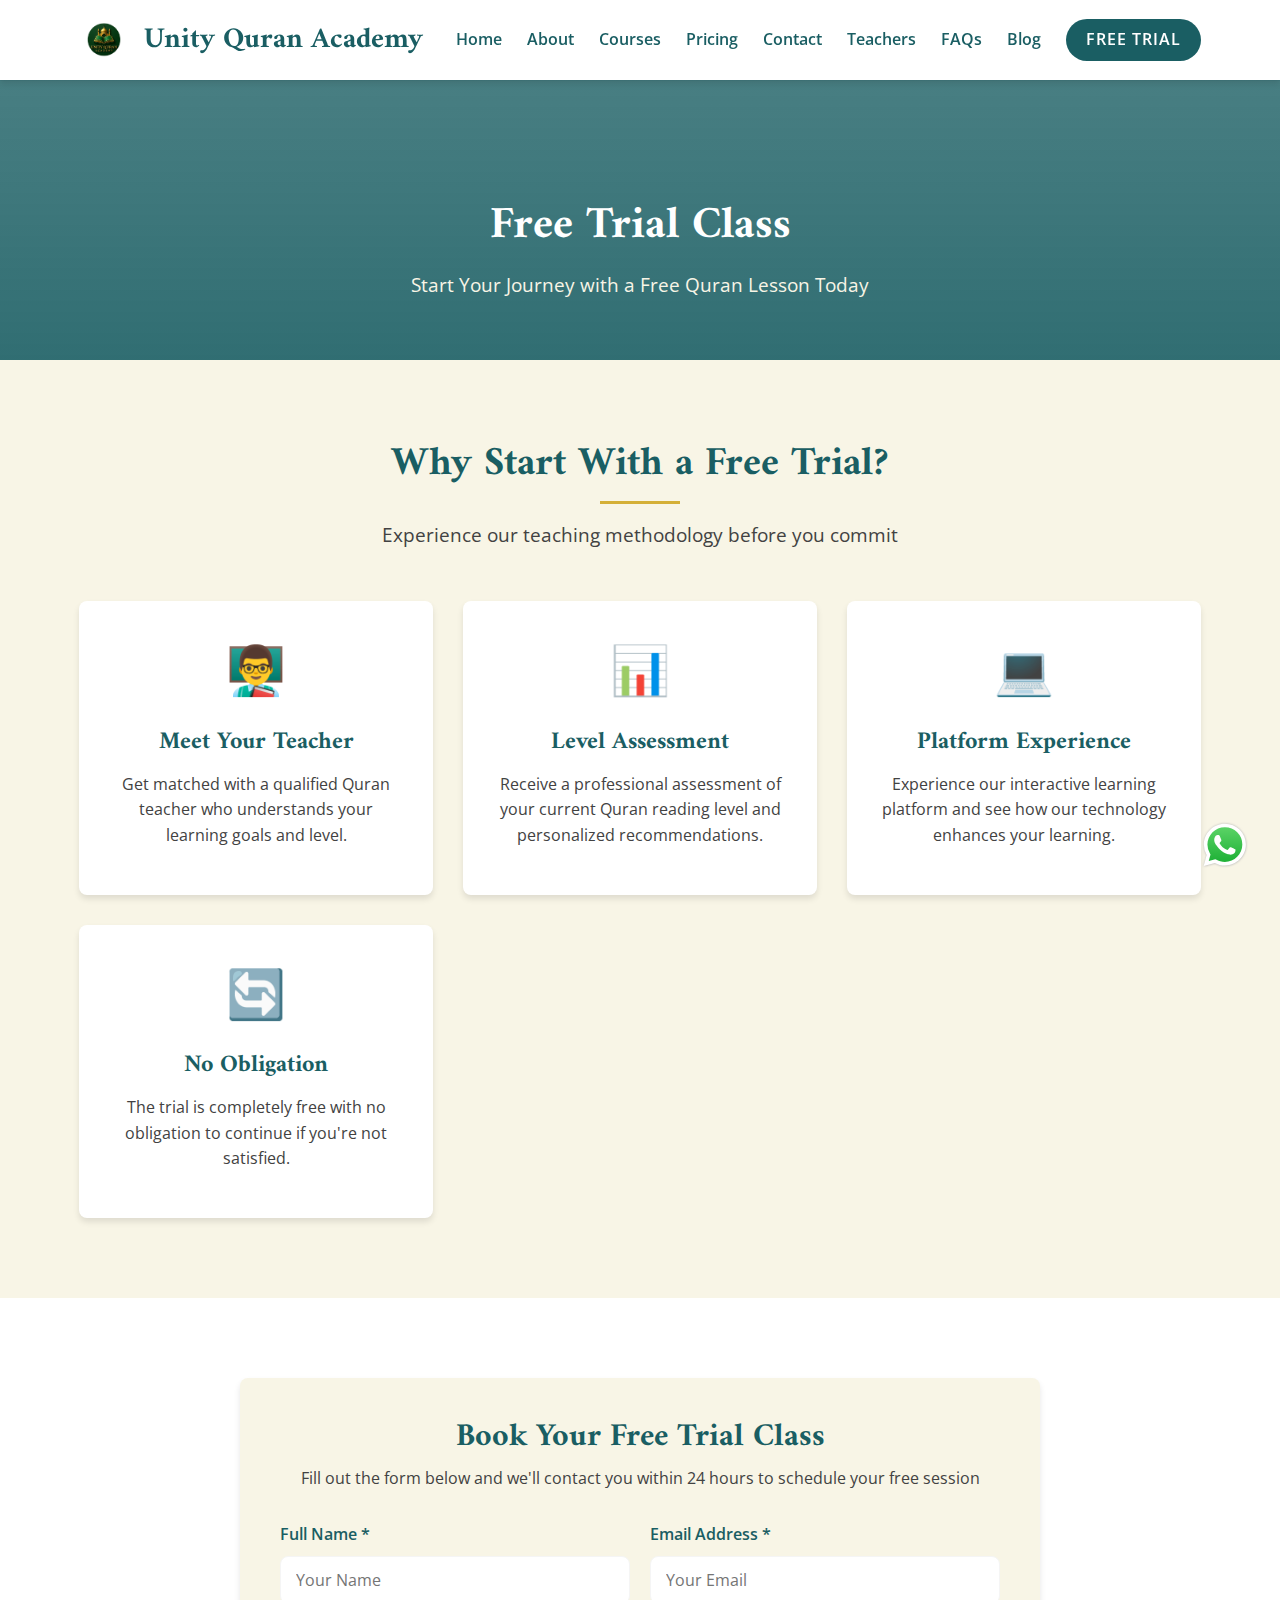
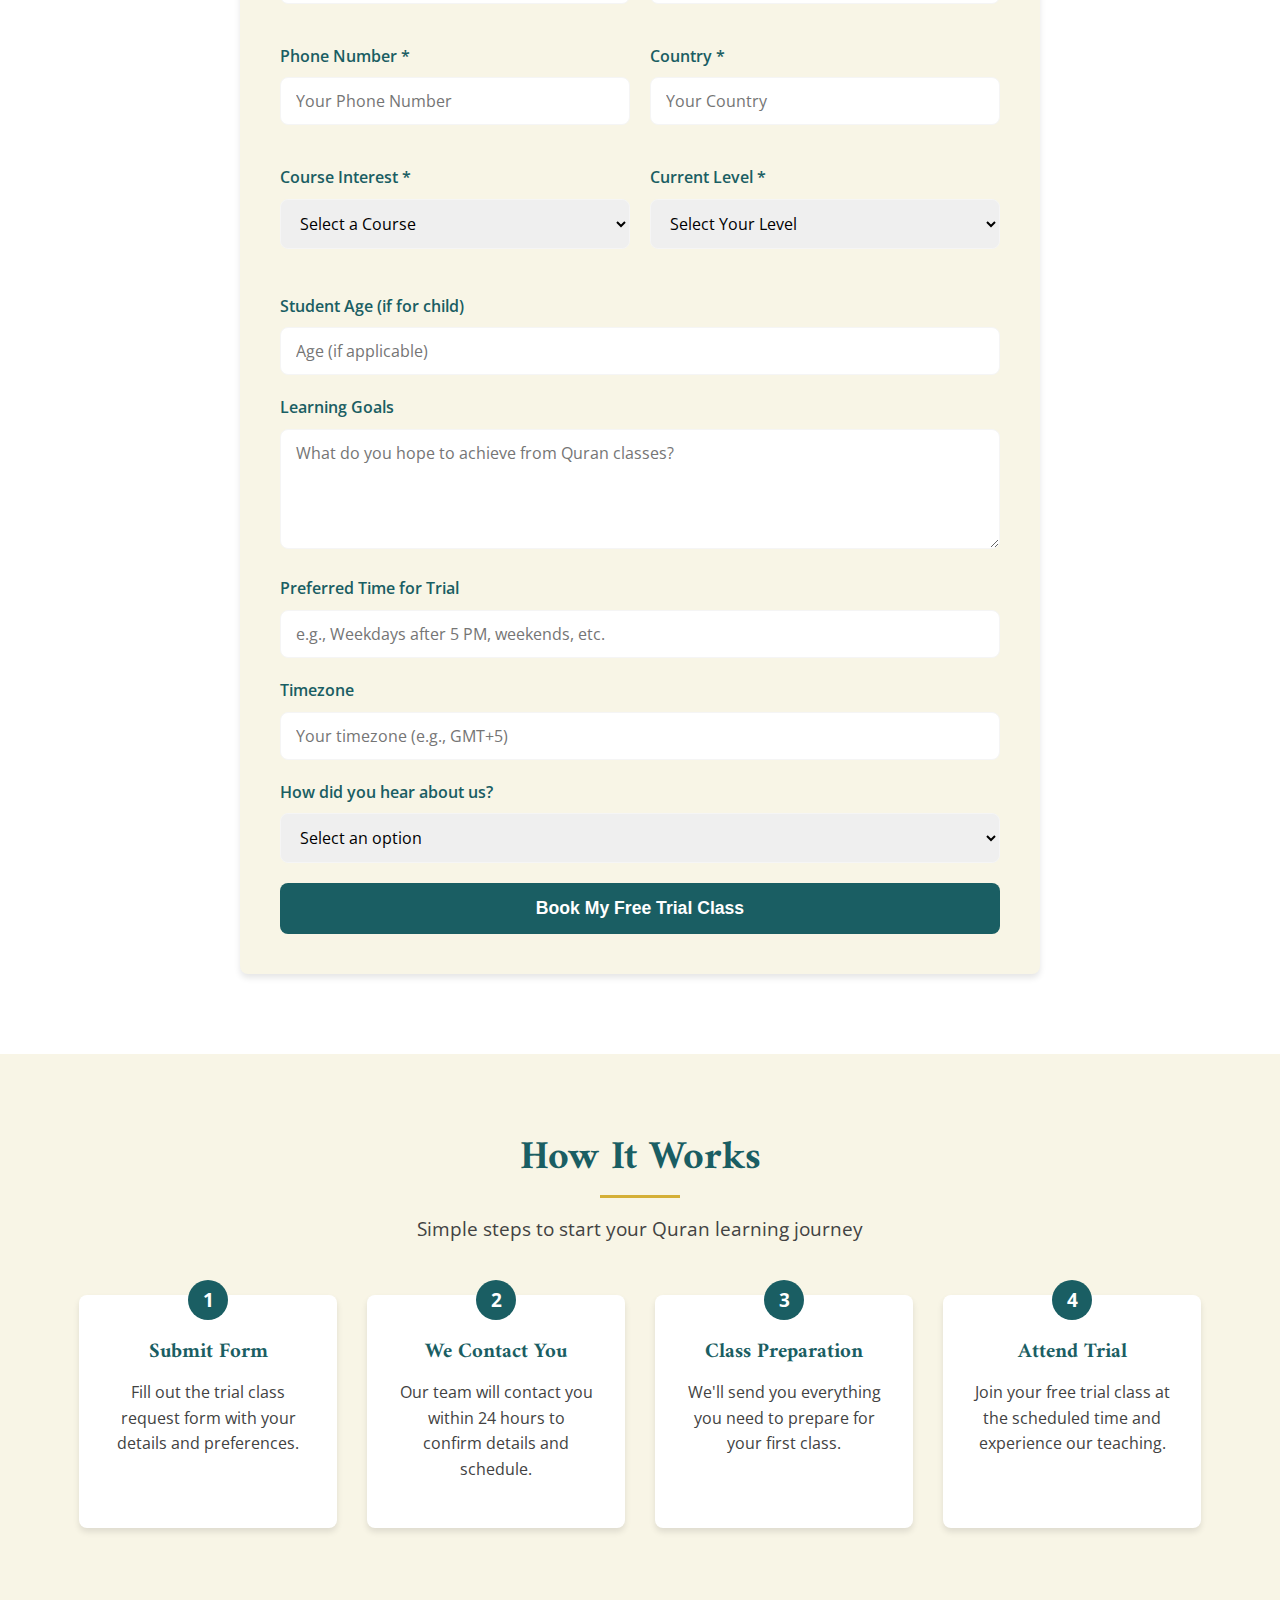
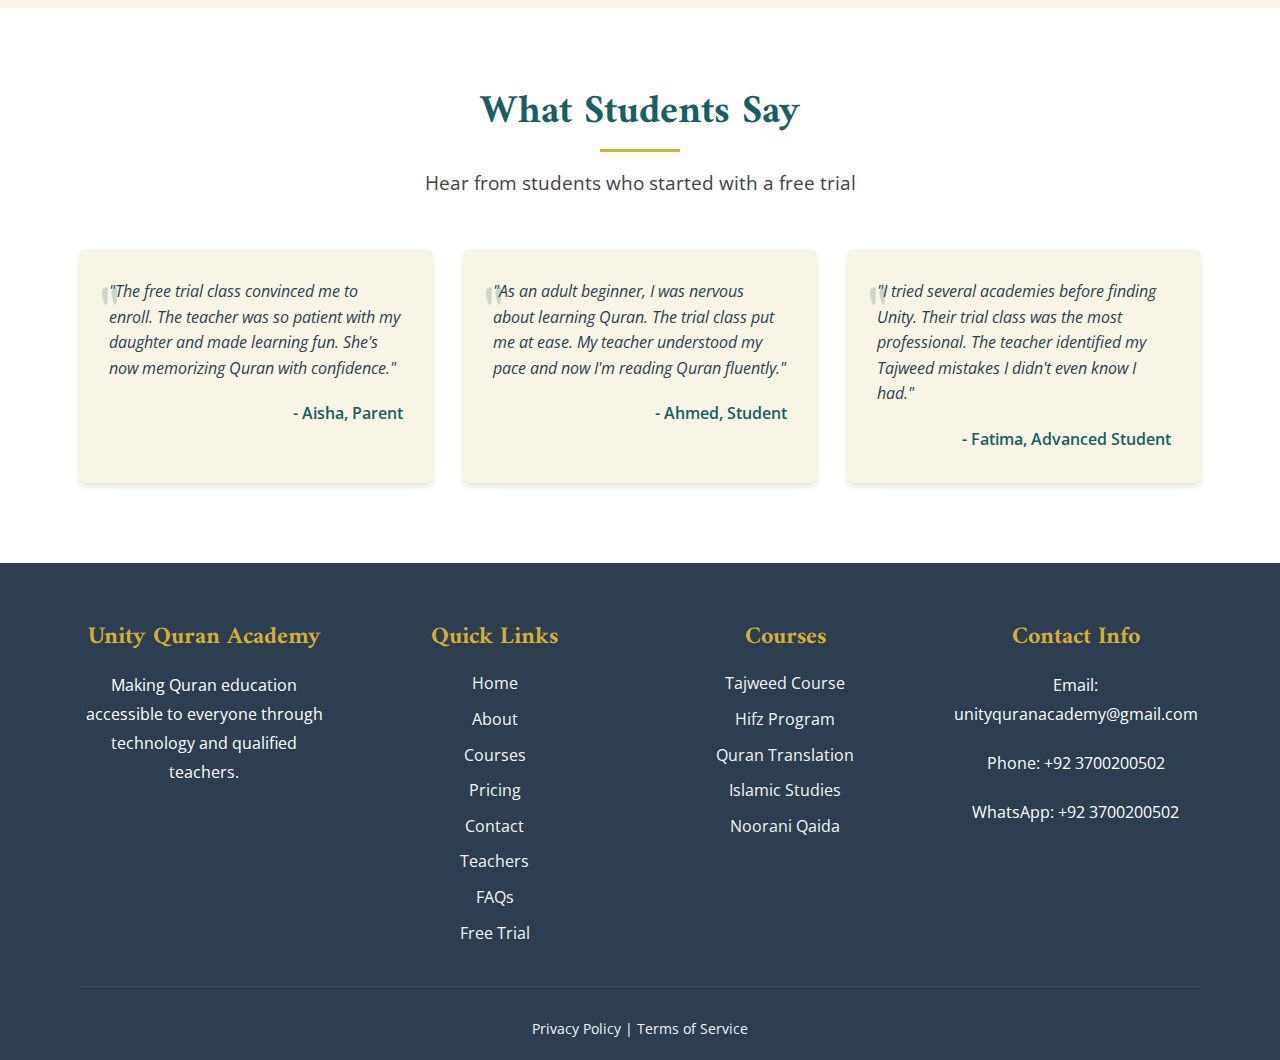
<file: trial.html>
<!DOCTYPE html>
<html lang="en">
<head>
  <meta charset="UTF-8">
  <meta name="viewport" content="width=device-width, initial-scale=1.0">
  <meta name="description" content="Book a free trial Quran class with Unity Quran Academy. Experience our teaching methodology with qualified teachers.">
  <meta name="robots" content="index, follow">
  <meta name="author" content="Unity Quran Academy">
  <title>Free Trial Class - Unity Quran Academy</title>
  <link rel="preconnect" href="https://fonts.googleapis.com">
  <link rel="preconnect" href="https://fonts.gstatic.com" crossorigin>
  <link href="https://fonts.googleapis.com/css2?family=Amiri:ital,wght@0,400;0,700;1,400;1,700&family=Open+Sans:ital,wght@0,300;0,400;0,500;0,600;0,700;0,800;1,300;1,400;1,500;1,600;1,700;1,800&family=Scheherazade+New:wght@400;500;600;700&display=swap" rel="stylesheet"> 
  <link rel="stylesheet" href="css/style.css">
</head>
<body>
  <header>
  <div class="container">
    <!-- Logo -->
    <div class="logo">
      <img src="images/logo.webp" alt="Unity Quran Academy Logo" width="70" height="70">
      <h1>Unity Quran Academy</h1>
    </div>

    <!-- Hamburger Button -->
    <div class="hamburger" id="hamburger">☰</div>

    <!-- Navigation Menu -->
    <nav id="nav-menu">
      <ul>
        <li><a href="index.html">Home</a></li>
        <li><a href="about.html">About</a></li>
        <li><a href="courses.html">Courses</a></li>
        <li><a href="pricing.html">Pricing</a></li>
        <li><a href="contact.html">Contact</a></li>
        <li><a href="teachers.html">Teachers</a></li>
        <li><a href="faqs.html">FAQs</a></li>
        <li><a href="blog.html">Blog</a></li>
        <li><a href="trial.html" class="btn">Free Trial</a></li>
      </ul>
    </nav>
  </div>
</header>


  <!-- Page Header -->
  <section class="page-header">
    <div class="container">
      <h1>Free Trial Class</h1>
      <p>Start Your Journey with a Free Quran Lesson Today</p>
    </div>
  </section>

  <!-- Benefits Section -->
  <section class="benefits-section">
    <div class="container">
      <h2 class="section-heading">Why Start With a Free Trial?</h2>
      <p class="section-subheading">Experience our teaching methodology before you commit</p>
      
      <div class="benefits-grid">
        <div class="benefit-card">
          <div class="benefit-icon">👨‍🏫</div>
          <h3>Meet Your Teacher</h3>
          <p>Get matched with a qualified Quran teacher who understands your learning goals and level.</p>
        </div>
        
        <div class="benefit-card">
          <div class="benefit-icon">📊</div>
          <h3>Level Assessment</h3>
          <p>Receive a professional assessment of your current Quran reading level and personalized recommendations.</p>
        </div>
        
        <div class="benefit-card">
          <div class="benefit-icon">💻</div>
          <h3>Platform Experience</h3>
          <p>Experience our interactive learning platform and see how our technology enhances your learning.</p>
        </div>
        
        <div class="benefit-card">
          <div class="benefit-icon">🔄</div>
          <h3>No Obligation</h3>
          <p>The trial is completely free with no obligation to continue if you're not satisfied.</p>
        </div>
      </div>
    </div>
  </section>

  <!-- Trial Form Section -->
  <section class="trial-form-section">
    <div class="container">
      <div class="form-container">
        <div class="form-header">
          <h2>Book Your Free Trial Class</h2>
          <p>Fill out the form below and we'll contact you within 24 hours to schedule your free session</p>
        </div>
        
        <form action="#" method="post">
          <div class="form-grid">
            <div class="form-group">
              <label for="name">Full Name *</label>
              <input type="text" id="name" name="name" class="form-control" placeholder="Your Name" required>
            </div>
            
            <div class="form-group">
              <label for="email">Email Address *</label>
              <input type="email" id="email" name="email" class="form-control" placeholder="Your Email" required>
            </div>
            
            <div class="form-group">
              <label for="phone">Phone Number *</label>
              <input type="tel" id="phone" name="phone" class="form-control" placeholder="Your Phone Number" required>
            </div>
            
            <div class="form-group">
              <label for="country">Country *</label>
              <input type="text" id="country" name="country" class="form-control" placeholder="Your Country" required>
            </div>
            
            <div class="form-group">
              <label for="course">Course Interest *</label>
              <select id="course" name="course" class="form-control" required>
                <option value="">Select a Course</option>
                <option value="nazra">Nazra (Quran Reading)</option>
                <option value="hifz">Hifz (Memorization)</option>
                <option value="tajweed">Tajweed</option>
                <option value="tafseer">Tafseer</option>
                <option value="arabic">Arabic Language</option>
                <option value="islamic-studies">Islamic Studies</option>
                <option value="noorani-qaida">Noorani Qaida</option>
                <option value="not-sure">Not Sure</option>
              </select>
            </div>
            
            <div class="form-group">
              <label for="level">Current Level *</label>
              <select id="level" name="level" class="form-control" required>
                <option value="">Select Your Level</option>
                <option value="beginner">Beginner (No prior knowledge)</option>
                <option value="basic">Basic (Can read Arabic letters)</option>
                <option value="intermediate">Intermediate (Can read Quran but need improvement)</option>
                <option value="advanced">Advanced (Want to perfect Tajweed or memorize)</option>
              </select>
            </div>
          </div>
          
          <div class="form-group">
            <label for="student-age">Student Age (if for child)</label>
            <input type="number" id="student-age" name="student-age" class="form-control" placeholder="Age (if applicable)" min="4" max="99">
          </div>
          
          <div class="form-group">
            <label for="goals">Learning Goals</label>
            <textarea id="goals" name="goals" class="form-control" placeholder="What do you hope to achieve from Quran classes?"></textarea>
          </div>
          
          <div class="form-group">
            <label for="preferred-time">Preferred Time for Trial</label>
            <input type="text" id="preferred-time" name="preferred-time" class="form-control" placeholder="e.g., Weekdays after 5 PM, weekends, etc.">
          </div>
          
          <div class="form-group">
            <label for="timezone">Timezone</label>
            <input type="text" id="timezone" name="timezone" class="form-control" placeholder="Your timezone (e.g., GMT+5)">
          </div>
          
          <div class="form-group">
            <label for="how-heard">How did you hear about us?</label>
            <select id="how-heard" name="how-heard" class="form-control">
              <option value="">Select an option</option>
              <option value="search-engine">Search Engine</option>
              <option value="social-media">Social Media</option>
              <option value="friend">Friend or Family</option>
              <option value="blog">Blog Article</option>
              <option value="other">Other</option>
            </select>
          </div>
          
          <button type="submit" class="submit-btn">Book My Free Trial Class</button>
        </form>
      </div>
    </div>
  </section>

  <!-- Process Section -->
  <section class="process-section">
    <div class="container">
      <h2 class="section-heading">How It Works</h2>
      <p class="section-subheading">Simple steps to start your Quran learning journey</p>
      
      <div class="process-steps">
        <div class="process-step">
          <div class="step-number">1</div>
          <h3>Submit Form</h3>
          <p>Fill out the trial class request form with your details and preferences.</p>
        </div>
        
        <div class="process-step">
          <div class="step-number">2</div>
          <h3>We Contact You</h3>
          <p>Our team will contact you within 24 hours to confirm details and schedule.</p>
        </div>
        
        <div class="process-step">
          <div class="step-number">3</div>
          <h3>Class Preparation</h3>
          <p>We'll send you everything you need to prepare for your first class.</p>
        </div>
        
        <div class="process-step">
          <div class="step-number">4</div>
          <h3>Attend Trial</h3>
          <p>Join your free trial class at the scheduled time and experience our teaching.</p>
        </div>
      </div>
    </div>
  </section>

  <!-- Testimonials Section -->
  <section class="testimonials-section">
    <div class="container">
      <h2 class="section-heading">What Students Say</h2>
      <p class="section-subheading">Hear from students who started with a free trial</p>
      
      <div class="testimonials-grid">
        <div class="testimonial-card">
          <div class="testimonial-text">
            "The free trial class convinced me to enroll. The teacher was so patient with my daughter and made learning fun. She's now memorizing Quran with confidence."
          </div>
          <div class="testimonial-author">- Aisha, Parent</div>
        </div>
        
        <div class="testimonial-card">
          <div class="testimonial-text">
            "As an adult beginner, I was nervous about learning Quran. The trial class put me at ease. My teacher understood my pace and now I'm reading Quran fluently."
          </div>
          <div class="testimonial-author">- Ahmed, Student</div>
        </div>
        
        <div class="testimonial-card">
          <div class="testimonial-text">
            "I tried several academies before finding Unity. Their trial class was the most professional. The teacher identified my Tajweed mistakes I didn't even know I had."
          </div>
          <div class="testimonial-author">- Fatima, Advanced Student</div>
        </div>
      </div>
    </div>
  </section>

  <!-- WhatsApp Float -->
  <a href="https://wa.me/923700200502" class="whatsapp-float" target="_blank">
    <img src="images/WhatsApp.svg" alt="WhatsApp" width="50" height="50">
  </a>

  <!-- Footer -->
  <footer>
    <div class="container">
      <div class="footer-content">
        <div class="footer-section">
          <h3>Unity Quran Academy</h3>
          <p>Making Quran education accessible to everyone through technology and qualified teachers.</p>
        </div>
        <div class="footer-section">
          <h3>Quick Links</h3>
          <div class="footer-links">
            <a href="index.html">Home</a>
            <a href="about.html">About</a>
            <a href="courses.html">Courses</a>
            <a href="pricing.html">Pricing</a>
            <a href="contact.html">Contact</a>
            <a href="teachers.html">Teachers</a>
            <a href="faqs.html">FAQs</a>
            <a href="trial.html">Free Trial</a>
          </div>
        </div>
        <div class="footer-section">
          <h3>Courses</h3>
          <div class="footer-links">
            <a href="#">Tajweed Course</a>
            <a href="#">Hifz Program</a>
            <a href="#">Quran Translation</a>
            <a href="#">Islamic Studies</a>
            <a href="#">Noorani Qaida</a>
          </div>
        </div>
        <div class="footer-section">
          <h3>Contact Info</h3>
          <p>Email: unityquranacademy@gmail.com</p>
          <p>Phone: +92 3700200502</p>
          <p>WhatsApp: +92 3700200502</p>
        </div>
      </div>
      <div class="footer-bottom">
        <div class="legal-links">
          <a href="privacy.html">Privacy Policy</a> |
          <a href="terms.html">Terms of Service</a>
        </div>
      </div>
    </div>
  </footer>

<script src="js/main/main.js"></script>
</body>
</html>
</file>
<file: css/style.css>
/* ===== CSS Variables ===== */
        :root {
            --primary-color: #1a5e63;
            --secondary-color: #d4af37;
            --accent-color: #8d6e63;
            --light-color: #f8f5e6;
            --dark-color: #2c3e50;
            --success-color: #27ae60;
            --white: #ffffff;
            --gray-light: #f5f5f5;
            --gray: #9e9e9e;
            --gray-dark: #424242;
            --font-primary: 'Amiri', 'Scheherazade New', serif;
            --font-secondary: 'Open Sans', 'Roboto', sans-serif;
            --shadow: 0 4px 6px rgba(0, 0, 0, 0.1);
            --shadow-lg: 0 10px 15px rgba(0, 0, 0, 0.1);
            --transition: all 0.3s ease;
            --border-radius: 8px;
            --container-width: 1200px;
        }

        /* ===== Base Styles ===== */
        * {
            margin: 0;
            padding: 0;
            box-sizing: border-box;
        }

        html {
            scroll-behavior: smooth;
            font-size: 16px;
        }

        body {
            font-family: var(--font-secondary);
            line-height: 1.6;
            color: var(--dark-color);
            background-color: var(--white);
            overflow-x: hidden;
        }

        h1, h2, h3, h4, h5, h6 {
            font-family: var(--font-primary);
            font-weight: 700;
            line-height: 1.2;
            margin-bottom: 1rem;
            color: var(--primary-color);
        }

        p {
            margin-bottom: 1rem;
        }

        a {
            color: var(--primary-color);
            text-decoration: none;
            transition: var(--transition);
        }

        a:hover {
            color: var(--secondary-color);
        }

        img {
            max-width: 100%;
            height: auto;
            display: block;
        }

        ul {
            list-style: none;
        }

        .container {
            width: 90%;
            max-width: var(--container-width);
            margin: 0 auto;
            padding: 0 15px;
        }

        .section-heading {
            text-align: center;
            font-size: 2.5rem;
            margin-bottom: 1rem;
            position: relative;
            padding-bottom: 1rem;
        }

        .section-heading::after {
            content: '';
            position: absolute;
            bottom: 0;
            left: 50%;
            transform: translateX(-50%);
            width: 80px;
            height: 3px;
            background-color: var(--secondary-color);
        }

        .section-subheading {
            text-align: center;
            font-size: 1.2rem;
            color: var(--gray-dark);
            margin-bottom: 3rem;
        }

        .btn {
            display: inline-block;
            padding: 12px 30px;
            background-color: var(--primary-color);
            color: var(--white);
            border: none;
            border-radius: var(--border-radius);
            font-weight: 600;
            text-transform: uppercase;
            letter-spacing: 1px;
            cursor: pointer;
            transition: var(--transition);
            text-align: center;
        }

        .btn:hover {
            background-color: var(--secondary-color);
            color: var(--dark-color);
            transform: translateY(-3px);
            box-shadow: var(--shadow);
        }

        /* ===== Header Styles ===== */
        header {
            background-color: var(--white);
            box-shadow: var(--shadow);
            position: fixed;
            top: 0;
            left: 0;
            width: 100%;
            z-index: 1000;
            padding: 15px 0;
        }

        header .container {
            display: flex;
            justify-content: space-between;
            align-items: center;
        }

        header .logo {
            display: flex;
            align-items: center;
            gap: 15px;
        }

        header .logo img {
            border-radius: 50%;
            height: 50px;
            width: 50px;
            object-fit: cover;
        }

        header .logo h1 {
            font-size: 1.8rem;
            margin: 0;
            color: var(--primary-color);
        }
        /* ===== Navigation Styles ===== */
        nav {
            display: flex;
            align-items: center;
        }

        /* Default desktop menu */
       #nav-menu {
            display: flex;
            align-items: center;
            gap: 25px;
        }

      #nav-menu li a {
           font-weight: 600;
           position: relative;
        }

       #nav-menu li a::after {
          content: '';
          position: absolute;
          bottom: -5px;
          left: 0;
          width: 0;
          height: 2px;
          background-color: var(--secondary-color);
          transition: var(--transition);
        }

      #nav-menu li a:hover::after {
          width: 100%;
        }

      #nav-menu li a.btn {
          padding: 8px 20px;
          color: var(--white);
          border-radius: 30px;
        }

      #nav-menu li a.btn:hover {
          color: var(--dark-color);
        }

      /* Hamburger Menu */
     .hamburger {
         display: none;
         cursor: pointer;
         background: none;
         border: none;
         font-size: 1.8rem;
         color: var(--primary-color);
        }

      /* ===== Mobile Styles ===== */
     @media (max-width: 768px) {
     #nav-menu {
        display: none;
        flex-direction: column;
        position: absolute;
        top: 100%;
        left: 0;
        width: 100%;
        background-color: var(--white);
        box-shadow: var(--shadow);
        padding: 20px;
        z-index: 999;
      }

     #nav-menu.show {
        display: flex;
      }
    }
      

        /* ===== Hero Slider Styles ===== */
        .hero-slider {
            position: relative;
            height: 70vh;
            overflow: hidden;
            margin-top: 80px;
            border-radius: 12px;
        }

        .slide {
            position: absolute;
            top: 0;
            left: 0;
            width: 100%;
            height: 100%;
            opacity: 0;
            transition: opacity 1s ease;
        }

        .slide.active {
            opacity: 1;
        }

        .slide img {
            width: 100%;
            height: 100%;
            object-fit: cover;
        }

        .hero-text {
            position: absolute;
            top: 50%;
            left: 50%;
            transform: translate(-50%, -50%);
            text-align: center;
            color: var(--white);
            z-index: 10;
            width: 80%;
            max-width: 800px;
        }

        .hero-text h2 {
            font-size: 3.5rem;
            margin-bottom: 1.5rem;
            color: var(--white);
            text-shadow: 2px 2px 4px rgba(0, 0, 0, 0.5);
        }

        .hero-text p {
            font-size: 1.5rem;
            margin-bottom: 2rem;
            text-shadow: 1px 1px 2px rgba(0, 0, 0, 0.5);
        }

        .hero-text .btn {
            font-size: 1.2rem;
            padding: 15px 40px;
            background-color: var(--secondary-color);
            color: var(--dark-color);
        }

        .hero-text .btn:hover {
            background-color: var(--white);
        }

        /* Overlay for better text readability */
        .hero-slider::after {
            content: '';
            position: absolute;
            top: 0;
            left: 0;
            width: 100%;
            height: 100%;
            background: linear-gradient(to bottom, rgba(0, 0, 0, 0.3), rgba(0, 0, 0, 0.7));
            z-index: 5;
        }

        /* ===== About Section Styles ===== */
        .about {
            padding: 100px 0;
            background-color: var(--light-color);
            text-align: center;
        }

        .about h2 {
            font-size: 2.5rem;
            margin-bottom: 2rem;
        }

        .about p {
            font-size: 1.1rem;
            max-width: 800px;
            margin: 0 auto 1.5rem;
            line-height: 1.8;
        }

        .about p strong {
            color: var(--primary-color);
        }

        .about-btn {
            margin-top: 2rem;
        }

        /* ===== Statistics Section Styles ===== */
        .statistics {
            padding: 80px 0;
            background-color: var(--primary-color);
            color: var(--white);
        }

        .statistics .section-heading {
            color: var(--white);
        }

        .statistics .section-heading::after {
            background-color: var(--secondary-color);
        }

        .stats-container {
            display: grid;
            grid-template-columns: repeat(auto-fit, minmax(200px, 1fr));
            gap: 30px;
            margin-top: 50px;
        }

        .stat-item {
            text-align: center;
            padding: 30px 20px;
            background-color: rgba(255, 255, 255, 0.1);
            border-radius: var(--border-radius);
            transition: var(--transition);
        }

        .stat-item:hover {
            transform: translateY(-10px);
            background-color: rgba(255, 255, 255, 0.2);
        }

        .stat-number {
            display: block;
            font-size: 3rem;
            font-weight: 700;
            margin-bottom: 10px;
            color: var(--secondary-color);
            font-family: var(--font-primary);
        }

        .stat-label {
            font-size: 1.2rem;
            text-transform: uppercase;
            letter-spacing: 1px;
        }

        /* ===== Courses Section Styles ===== */
        .preview-section {
            padding: 100px 0;
            background-color: var(--white);
        }

        .preview-box {
            display: grid;
            grid-template-columns:  repeat(3, minmax(280px, 1fr));
            gap: 30px;
            margin-bottom: 30px;
        }

        .course-box {
            background-color: var(--white);
            border-radius: var(--border-radius);
            overflow: hidden;
            box-shadow: var(--shadow);
            transition: var(--transition);
            max-width: 300px;
            margin: 0 auto;  
          }

        .course-box:hover {
            transform: translateY(-10px);
            box-shadow: var(--shadow-lg);
        }

        .course-box img {
            width: 100%;
            height: 200px;
            object-fit: cover;
        }

        .course-box h3 {
            padding: 20px 20px 10px;
            font-size: 1.5rem;
            color: var(--primary-color);
        }

        .course-box p {
            padding: 0 20px;
            color: var(--gray-dark);
            min-height: 72px;
        }

        .course-details {
            display: flex;
            justify-content: space-between;
            padding: 15px 20px;
            border-top: 1px solid var(--gray-light);
        }

        .course-level, .course-duration {
            font-size: 0.9rem;
            padding: 5px 10px;
            border-radius: 20px;
            background-color: var(--light-color);
            color: var(--primary-color);
        }

        .learn-more-btn {
            display: block;
            text-align: center;
            padding: 15px;
            background-color: var(--primary-color);
            color: var(--white);
            font-weight: 600;
            transition: var(--transition);
        }

        .learn-more-btn:hover {
            background-color: var(--secondary-color);
            color: var(--dark-color);
        }

        .view-all-courses {
            text-align: center;
            margin-top: 40px;
        }

        /* ===== Learning Methodology Styles ===== */
        .learning-methodology {
            padding: 100px 0;
            background-color: var(--light-color);
        }

        .methodology-container {
            display: grid;
            grid-template-columns: repeat(auto-fit, minmax(250px, 1fr));
            gap: 30px;
            margin-top: 50px;
        }

        .methodology-item {
            background-color: var(--white);
            padding: 30px;
            border-radius: var(--border-radius);
            box-shadow: var(--shadow);
            text-align: center;
            transition: var(--transition);
        }

        .methodology-item:hover {
            transform: translateY(-10px);
            box-shadow: var(--shadow-lg);
        }

        .methodology-item h3 {
            font-size: 1.5rem;
            margin-bottom: 15px;
            color: var(--primary-color);
        }

        .methodology-item p {
            color: var(--gray-dark);
        }

        /* ===== Why Choose Us Styles ===== */
        .why-choose-us {
            padding: 100px 0;
            background-color: var(--white);
        }

        .features-grid {
            display: grid;
            grid-template-columns: repeat(auto-fit, minmax(300px, 1fr));
            gap: 30px;
            margin-top: 50px;
        }

        .feature-box {
            text-align: center;
            padding: 30px;
            border-radius: var(--border-radius);
            background-color: var(--light-color);
            transition: var(--transition);
        }

        .feature-box:hover {
            transform: translateY(-10px);
            background-color: var(--primary-color);
            color: var(--white);
        }

        .feature-box:hover h3,
        .feature-box:hover p {
            color: var(--white);
        }

        .feature-icon {
            font-size: 2.5rem;
            margin-bottom: 20px;
            display: block;
        }

        .feature-box h3 {
            font-size: 1.5rem;
            margin-bottom: 15px;
            color: var(--primary-color);
        }

        .feature-box p {
            color: var(--gray-dark);
        }

        /* ===== Technology Section Styles ===== */
        .technology {
            padding: 100px 0;
            background-color: var(--light-color);
        }

        .tech-features {
            display: grid;
            grid-template-columns: repeat(auto-fit, minmax(250px, 1fr));
            gap: 30px;
            margin-top: 50px;
        }

        .tech-feature {
            text-align: center;
            padding: 30px;
            background-color: var(--white);
            border-radius: var(--border-radius);
            box-shadow: var(--shadow);
            transition: var(--transition);
        }

        .tech-feature:hover {
            transform: translateY(-10px);
            box-shadow: var(--shadow-lg);
        }

        .tech-feature h3 {
            font-size: 1.5rem;
            margin-bottom: 15px;
            color: var(--primary-color);
        }

        .tech-feature p {
            color: var(--gray-dark);
        }

        /* ===== Testimonials Styles ===== */
        .testimonials {
            padding: 100px 0;
            background-color: var(--white);
        }

        .testimonial-grid {
            display: grid;
            grid-template-columns: repeat(auto-fit, minmax(300px, 1fr));
            gap: 30px;
            margin-top: 50px;
        }

        .testimonial-card {
            background-color: var(--light-color);
            padding: 30px;
            border-radius: var(--border-radius);
            box-shadow: var(--shadow);
            position: relative;
            transition: var(--transition);
        }

        .testimonial-card:hover {
            transform: translateY(-10px);
            box-shadow: var(--shadow-lg);
        }

        .testimonial-card::before {
            content: '"';
            font-size: 5rem;
            color: var(--primary-color);
            opacity: 0.2;
            position: absolute;
            top: 10px;
            left: 20px;
            font-family: var(--font-primary);
        }

        .testimonial-text {
            font-style: italic;
            margin-bottom: 20px;
            position: relative;
            z-index: 1;
        }

        .testimonial-author {
            font-weight: 600;
            color: var(--primary-color);
            text-align: right;
        }

        /* ===== Pricing Preview Styles ===== */
        .pricing-preview {
            padding: 100px 0;
            background-color: var(--light-color);
        }

        .pricing-container {
            display: grid;
            grid-template-columns: repeat(auto-fit, minmax(300px, 1fr));
            gap: 30px;
            margin-top: 50px;
        }

        .pricing-plan {
            background-color: var(--white);
            padding: 40px 30px;
            border-radius: var(--border-radius);
            box-shadow: var(--shadow);
            text-align: center;
            transition: var(--transition);
            position: relative;
        }

        .pricing-plan:hover {
            transform: translateY(-10px);
            box-shadow: var(--shadow-lg);
        }

        .pricing-plan.featured {
            background-color: var(--primary-color);
            color: var(--white);
            transform: scale(1.05);
        }

        .pricing-plan.featured h3,
        .pricing-plan.featured .price,
        .pricing-plan.featured li {
            color: var(--white);
        }

        .pricing-plan.featured .btn {
            background-color: var(--secondary-color);
            color: var(--dark-color);
        }

        .pricing-plan.featured .btn:hover {
            background-color: var(--white);
        }

        .pricing-plan h3 {
            font-size: 1.8rem;
            margin-bottom: 20px;
            color: var(--primary-color);
        }

        .price {
            font-size: 3rem;
            font-weight: 700;
            margin-bottom: 20px;
            color: var(--primary-color);
            font-family: var(--font-primary);
        }

        .price span {
            font-size: 1rem;
            font-weight: normal;
        }

        .pricing-plan ul {
            margin-bottom: 30px;
        }

        .pricing-plan li {
            padding: 10px 0;
            border-bottom: 1px solid var(--gray-light);
            color: var(--gray-dark);
        }

        .pricing-plan li:last-child {
            border-bottom: none;
        }

        .pricing-note {
            text-align: center;
            margin-top: 40px;
            font-style: italic;
            color: var(--primary-color);
        }

        /* ===== Free Trial Form Styles ===== */
        .free-trial {
            padding: 100px 0;
            background: linear-gradient(rgba(0, 0, 0, 0.7), rgba(0, 0, 0, 0.7)), url('https://placehold.co/1200x800');
            background-size: cover;
            background-position: center;
            color: white;
            text-align: center;
        }

        .free-trial h2 {
            color: var(--white);
            font-size: 2.5rem;
            margin-bottom: 1rem;
        }

        .free-trial p {
            font-size: 1.2rem;
            margin-bottom: 3rem;
            max-width: 700px;
            margin-left: auto;
            margin-right: auto;
        }

        .free-trial form {
            display: grid;
            grid-template-columns: repeat(auto-fit, minmax(300px, 1fr));
            gap: 20px;
            max-width: 1000px;
            margin: 0 auto;
        }

        .free-trial input,
        .free-trial select,
        .free-trial textarea {
            padding: 15px;
            border: none;
            border-radius: var(--border-radius);
            font-family: var(--font-secondary);
            font-size: 1rem;
            width: 100%;
        }

        .free-trial textarea {
            resize: vertical;
            min-height: 100px;
        }

        .free-trial button {
            grid-column: 1 / -1;
            justify-self: center;
            margin-top: 20px;
            width: 200px;
            background-color: var(--secondary-color);
            color: var(--dark-color);
            font-weight: 700;
            font-size: 1.1rem;
        }

        .free-trial button:hover {
            background-color: var(--white);
        }

        /* ===== FAQ Preview Styles ===== */
        .faq-preview {
            padding: 100px 0;
            background-color: var(--white);
        }

        .faq-container {
            max-width: 800px;
            margin: 50px auto 0;
        }

        .faq-item {
            margin-bottom: 30px;
            border-bottom: 1px solid var(--gray-light);
            padding-bottom: 20px;
        }

        .faq-item h3 {
            font-size: 1.5rem;
            margin-bottom: 15px;
            color: var(--primary-color);
            cursor: pointer;
            position: relative;
            padding-right: 30px;
        }

        .faq-item h3::after {
            content: '+';
            position: absolute;
            right: 0;
            top: 0;
            font-size: 1.5rem;
            color: var(--primary-color);
        }

        .faq-item p {
            color: var(--gray-dark);
            line-height: 1.8;
            display: none;
        }

        .faq-item.active p {
            display: block;
        }

        .faq-item.active h3::after {
            content: '-';
        }

        .view-all-faqs {
            text-align: center;
            margin-top: 40px;
        }

        /* ===== Blog Preview Styles ===== */
        .blog-preview {
            padding: 100px 0;
            background-color: var(--light-color);
        }

        .blog-container {
            display: grid;
            grid-template-columns: repeat(auto-fit, minmax(300px, 1fr));
            gap: 30px;
            margin-top: 50px;
        }

        .blog-post {
            background-color: var(--white);
            padding: 30px;
            border-radius: var(--border-radius);
            box-shadow: var(--shadow);
            transition: var(--transition);
        }

        .blog-post:hover {
            transform: translateY(-10px);
            box-shadow: var(--shadow-lg);
        }

        .blog-post h3 {
            font-size: 1.5rem;
            margin-bottom: 15px;
            color: var(--primary-color);
        }

        .blog-post p {
            color: var(--gray-dark);
            margin-bottom: 20px;
        }

        .read-more {
            color: var(--primary-color);
            font-weight: 600;
            position: relative;
        }

        .read-more::after {
            content: '→';
            margin-left: 5px;
            transition: var(--transition);
        }

        .read-more:hover::after {
            margin-left: 10px;
        }

        /* ===== Contact Info Styles ===== */
        .contact-info {
            padding: 80px 0;
            background-color: var(--primary-color);
            color:rgb(60, 95, 70);
            text-align: center;
        }

        .contact-info h2 {
            color: var(--white);
            margin-bottom: 2rem;
        }

        .contact-details p {
            font-size: 1.2rem;
            margin-bottom: 1rem;
        }

        .contact-details strong {
            color: var(--secondary-color);
        }

        /* ===== Newsletter Styles ===== */
        .newsletter {
            padding: 80px 0;
            background-color: var(--light-color);
            text-align: center;
        }

        .newsletter h2 {
            margin-bottom: 1rem;
        }

        .newsletter p {
            font-size: 1.2rem;
            margin-bottom: 2rem;
            max-width: 600px;
            margin-left: auto;
            margin-right: auto;
        }

        .newsletter-form {
            display: flex;
            max-width: 500px;
            margin: 0 auto 40px;
        }

        .newsletter-form input {
            flex: 1;
            padding: 15px;
            border: none;
            border-radius: var(--border-radius) 0 0 var(--border-radius);
            font-family: var(--font-secondary);
            font-size: 1rem;
        }

        .newsletter-form button {
            padding: 0 30px;
            background-color: var(--primary-color);
            color: var(--white);
            border: none;
            border-radius: 0 var(--border-radius) var(--border-radius) 0;
            font-weight: 600;
            cursor: pointer;
            transition: var(--transition);
            white-space: nowrap;
        }

        .newsletter-form button:hover {
            background-color: var(--secondary-color);
            color: var(--dark-color);
        }

        .social-links {
            display: flex;
            justify-content: center;
            gap: 20px;
        }

        .social-links a {
            display: inline-block;
            transition: var(--transition);
        }

        .social-links a:hover {
            transform: translateY(-5px);
        }

        /* ===== WhatsApp Float Styles ===== */
        .whatsapp-float {
            position: fixed;
            bottom: 30px;
            right: 30px;
            z-index: 100;
            transition: var(--transition);
        }

        .whatsapp-float:hover {
            transform: scale(1.1);
        }

        /* ===== Footer Styles ===== */
        footer {
            background-color: var(--dark-color);
            color: var(--white);
            padding: 60px 0 20px;
        }

        .footer-content {
            display: grid;
            grid-template-columns: repeat(auto-fit, minmax(250px, 1fr));
            gap: 40px;
            margin-bottom: 40px;
        }

        .footer-section h3 {
            color: var(--secondary-color);
            font-size: 1.5rem;
            margin-bottom: 20px;
            font-family: var(--font-primary);
        }

        .footer-section p {
            line-height: 1.8;
            margin-bottom: 20px;
        }

        .footer-links {
            display: flex;
            flex-direction: column;
            gap: 10px;
        }

        .footer-links a {
            color: var(--gray-light);
            transition: var(--transition);
        }

        .footer-links a:hover {
            color: var(--secondary-color);
            padding-left: 5px;
        }

        .footer-bottom {
            text-align: center;
            padding-top: 20px;
            border-top: 1px solid rgba(255, 255, 255, 0.1);
        }

        .legal-links {
            margin-top: 10px;
        }

        .legal-links a {
            color: var(--gray-light);
            transition: var(--transition);
        }

        .legal-links a:hover {
            color: var(--secondary-color);
        }

        /* ===== Responsive Styles ===== */
        @media (max-width: 1200px) {
            .container {
                width: 95%;
            }
        }

        @media (max-width: 992px) {
            .section-heading {
                font-size: 2.2rem;
            }
            
            .hero-text h2 {
                font-size: 2.8rem;
            }
            
            .hero-text p {
                font-size: 1.2rem;
            }
            
            header .container {
                flex-direction: column;
                gap: 15px;
            }
            
            header nav ul {
                flex-wrap: wrap;
                justify-content: center;
                gap: 15px;
            }
            
            .method-content {
                grid-template-columns: 1fr;
                gap: 30px;
            }
            
            .method-image {
                order: -1;
            }
        }

        @media (max-width: 768px) {
            .hero-slider {
                height: 80vh;
            }
            
            .hero-text h2 {
                font-size: 2.2rem;
            }
            
            .section-heading {
                font-size: 2rem;
            }
         
            .preview-box {
                grid-template-columns: 1fr;
            }

            .stats-container {
                grid-template-columns: repeat(2, 1fr);
            }
            
            .newsletter-form {
                flex-direction: column;
            }
            
            .newsletter-form input {
                border-radius: var(--border-radius);
                margin-bottom: 10px;
            }
            
            .newsletter-form button {
                border-radius: var(--border-radius);
                padding: 15px;
            }
            
            .course-actions {
                flex-direction: column;
            }
            
            .cta-buttons {
                flex-direction: column;
                align-items: center;
            }
            
            .cta-buttons .btn {
                width: 200px;
            }
            
            .filter-options {
                flex-direction: column;
                align-items: center;
            }
            
            .filter-btn {
                width: 200px;
            }

          
            
    /* Mobile Navigation */
    .hamburger {
        display: block;
        cursor: pointer;
        background: none;
        border: none;
        font-size: 1.8rem;
        color: var(--primary-color);
        position: absolute;
        right: 20px;  /* move hamburger to right */
        top: 50%;
        transform: translateY(-50%);
        z-index: 1001;
    }

    #nav-menu {
        display: none;
        flex-direction: column;
        position: absolute;
        top: 100%;
        left: 0;
        width: 100%;
        background-color: var(--white);
        box-shadow: var(--shadow);
        padding: 20px;
        z-index: 999;
    }

    #nav-menu.show {
        display: flex;
    }

    #nav-menu li {
        width: 100%;
        text-align: center;
        margin: 10px 0;
    }

    #nav-menu li a {
        display: block;
        padding: 10px;
    }
}


        @media (max-width: 576px) {
            .hero-text h2 {
                font-size: 1.8rem;
            }
            
            .hero-text p {
                font-size: 1rem;
            }
            
            .section-heading {
                font-size: 1.8rem;
            }
            
            .stats-container {
                grid-template-columns: 1fr;
            }
            
            .pricing-container {
                grid-template-columns: 1fr;
            }
            
            .pricing-plan.featured {
                transform: scale(1);
            }
            
            .free-trial form {
                grid-template-columns: 1fr;
            }
            
            .courses-grid {
                grid-template-columns: 1fr;
            }
            
            .choose-grid {
                grid-template-columns: 1fr;
            }
            
            .page-header {
                padding: 80px 0 40px;
            }
            
            .page-header h1 {
                font-size: 1.8rem;
            }
            
            main {
                margin-top: 160px;
            }
            
            main > header h1 {
                font-size: 1.6rem;
            }
            
            main section h2 {
                font-size: 1.6rem;
            }
            
            main section h3 {
                font-size: 1.3rem;
            }

            /* Adjust hero section for mobile */
            .hero-slider {
                margin-top: 140px;
            }
        }
/* ===== Animation Keyframes ===== */
@keyframes fadeIn {
  from {
    opacity: 0;
    transform: translateY(20px);
  }
  to {
    opacity: 1;
    transform: translateY(0);
  }
}

.fade-in {
  animation: fadeIn 1s ease forwards;
}

/* ===== Utility Classes ===== */
.text-center {
  text-align: center;
}

.mt-20 {
  margin-top: 20px;
}

.mb-20 {
  margin-bottom: 20px;
}

.hidden {
  opacity: 0;
  visibility: hidden;
}

.visible {
  opacity: 1;
  visibility: visible;
}

/* ===== Page Specific Styles ===== */
/* Main Content Styles */
main {
  margin-top: 100px;
  padding: 40px 0;
}

main > header {
  position: static;
  background-color: var(--light-color);
  padding: 60px 0;
  text-align: center;
  box-shadow: none;
  margin-bottom: 40px;
}

main > header h1 {
  font-size: 2.8rem;
  margin-bottom: 1rem;
}

main > header p {
  font-size: 1.2rem;
  max-width: 700px;
  margin: 0 auto;
  color: var(--gray-dark);
}

/* Section Styles */
main section {
  padding: 60px 0;
  max-width: var(--container-width);
  margin: 0 auto;
  padding-left: 20px;
  padding-right: 20px;
}

main section:nth-child(even) {
  background-color: var(--light-color);
}

main section h2 {
  font-size: 2.2rem;
  text-align: center;
  margin-bottom: 2rem;
  position: relative;
  padding-bottom: 1rem;
}

main section h2::after {
  content: '';
  position: absolute;
  bottom: 0;
  left: 50%;
  transform: translateX(-50%);
  width: 80px;
  height: 3px;
  background-color: var(--secondary-color);
}

main section h3 {
  font-size: 1.6rem;
  margin-top: 1.5rem;
  margin-bottom: 1rem;
  color: var(--primary-color);
}

main section p {
  margin-bottom: 1.2rem;
  line-height: 1.8;
}

main section img {
  border-radius: var(--border-radius);
  box-shadow: var(--shadow);
  margin: 20px auto;
  max-width: 100%;
}

/* List Styles */
main section ul, main section ol {
  background-color: var(--white);
  padding: 20px 30px;
  border-radius: var(--border-radius);
  box-shadow: var(--shadow);
  margin: 20px 0;
}

main section li {
  padding: 5px 0;
  position: relative;
}

/* Global Reach Section */
main section:first-of-type {
  text-align: center;
}

main section:first-of-type ul {
  display: grid;
  grid-template-columns: repeat(auto-fill, minmax(200px, 1fr));
  gap: 10px;
  text-align: left;
}

/* Call to Action Section */
main section:last-of-type {
  text-align: center;
  background-color: var(--primary-color);
  color: var(--white);
  padding: 80px 20px;
  border-radius: var(--border-radius);
  margin: 40px auto;
  max-width: calc(var(--container-width) - 40px);
}

main section:last-of-type h2 {
  color: var(--white);
}

main section:last-of-type h2::after {
  background-color: var(--secondary-color);
}

main section:last-of-type p {
  font-size: 1.2rem;
  max-width: 700px;
  margin: 0 auto 2rem;
}

main section:last-of-type a {
  display: inline-block;
  padding: 15px 40px;
  background-color: var(--secondary-color);
  color: var(--dark-color);
  border-radius: var(--border-radius);
  font-weight: 700;
  font-size: 1.1rem;
  transition: var(--transition);
}

main section:last-of-type a:hover {
  background-color: var(--white);
  transform: translateY(-3px);
  box-shadow: var(--shadow);
}

/* Courses Page Styles - Optimized for Mobile & Performance */
* {
  margin: 0;
  padding: 0;
  box-sizing: border-box;
}

body {
  font-family: 'Segoe UI', Tahoma, Geneva, Verdana, sans-serif;
  line-height: 1.6;
  color: #333;
  overflow-x: hidden;
}

.container {
  width: 100%;
  max-width: 1200px;
  margin: 0 auto;
  padding: 0 15px;
}

.btn {
  display: inline-block;
  padding: 12px 24px;
  background-color: var(--primary-color);
  color: var(--white);
  border: none;
  border-radius: 30px;
  font-weight: 600;
  text-decoration: none;
  cursor: pointer;
  transition: var(--transition);
}

.btn:hover {
  background-color: #13484d;
  transform: translateY(-2px);
}

.btn-outline {
  background-color: transparent;
  border: 2px solid var(--primary-color);
  color: var(--primary-color);
}

.btn-outline:hover {
  background-color: var(--primary-color);
  color: var(--white);
}

/* Courses Page Styles */
.page-header {
  background: linear-gradient(rgba(26, 94, 99, 0.8), rgba(26, 94, 99, 0.9)), url('images/courses-banner.webp');
  background-size: cover;
  background-position: center;
  color: var(--white);
  padding: 80px 0 40px;
  text-align: center;
}

.page-header h1 {
  font-size: 2.2rem;
  color: var(--white);
  margin-bottom: 1rem;
}

.page-header p {
  font-size: 1.1rem;
  max-width: 700px;
  margin: 0 auto;
  padding: 0 15px;
}

/* Courses Filter */
.courses-filter {
  padding: 30px 0;
  background-color: var(--light-color);
  text-align: center;
}

.courses-filter h2 {
  margin-bottom: 1.5rem;
  color: var(--primary-color);
  font-size: 1.8rem;
}

.filter-options {
  display: flex;
  justify-content: center;
  flex-wrap: wrap;
  gap: 10px;
  margin-top: 20px;
  padding: 0 15px;
}

.filter-btn {
  padding: 8px 16px;
  background-color: var(--white);
  border: 2px solid var(--primary-color);
  border-radius: 30px;
  color: var(--primary-color);
  font-weight: 600;
  cursor: pointer;
  transition: var(--transition);
  font-size: 0.9rem;
}

.filter-btn:hover,
.filter-btn.active {
  background-color: var(--primary-color);
  color: var(--white);
}

/* All Courses Section */
.all-courses {
  padding: 60px 0;
}

.courses-grid {
  display: grid;
  grid-template-columns: 1fr;
  gap: 25px;
  margin-top: 40px;
  padding: 0 15px;
}

.course-card {
  background-color: var(--white);
  border-radius: var(--border-radius);
  overflow: hidden;
  box-shadow: var(--shadow);
  transition: var(--transition);
}

.course-card:hover {
  transform: translateY(-5px);
  box-shadow: var(--shadow-lg);
}

.course-image {
  position: relative;
  height: 200px;
  width: 100%;
  display: flex;
  justify-content: center;
  align-items: center;
  overflow: hidden;
}

.course-image img {
  width: 100%;
  height: 100%;
  object-fit: cover;
  transition: transform 0.3s ease;
}

.course-card:hover .course-image img {
  transform: scale(1.05);
}

.course-level {
  position: absolute;
  top: 15px;
  right: 15px;
  padding: 5px 12px;
  border-radius: 20px;
  font-size: 0.8rem;
  font-weight: 600;
  color: var(--white);
}

.course-level.beginner {
  background-color: var(--success-color);
}

.course-level.intermediate {
  background-color: var(--secondary-color);
  color: var(--dark-color);
}

.course-level.advanced {
  background-color: var(--primary-color);
}

.course-content {
  padding: 20px;
}

.course-content h3 {
  font-size: 1.3rem;
  margin-bottom: 12px;
  color: var(--primary-color);
}

.course-content p {
  color: var(--gray-dark);
  margin-bottom: 20px;
  line-height: 1.6;
  font-size: 0.95rem;
}

.course-details {
  display: grid;
  grid-template-columns: 1fr;
  gap: 10px;
  margin-bottom: 20px;
  padding: 15px;
  background-color: var(--light-color);
  border-radius: var(--border-radius);
}

.detail-item {
  display: flex;
  justify-content: space-between;
  font-size: 0.85rem;
}

.detail-item .label {
  font-weight: 600;
  color: var(--primary-color);
}

.detail-item .value {
  color: var(--gray-dark);
}

.course-features {
  display: flex;
  flex-wrap: wrap;
  gap: 8px;
  margin-bottom: 20px;
}

.course-features span {
  padding: 5px 10px;
  background-color: rgba(26, 94, 99, 0.1);
  color: var(--primary-color);
  border-radius: 20px;
  font-size: 0.75rem;
  font-weight: 500;
}

.course-topics {
  margin: 20px 0;
  padding: 15px;
  background-color: var(--light-color);
  border-radius: var(--border-radius);
}

.course-topics h4 {
  font-size: 1rem;
  margin-bottom: 10px;
  color: var(--primary-color);
}

.course-topics ul {
  margin-left: 20px;
}

.course-topics li {
  font-size: 0.85rem;
  color: var(--gray-dark);
  margin-bottom: 5px;
}

.course-actions {
  display: flex;
  flex-direction: column;
  gap: 10px;
}

.course-actions .btn {
  text-align: center;
  padding: 12px;
  font-size: 0.9rem;
  width: 100%;
}

/* How to Choose Section */
.choose-course {
  padding: 60px 0;
  background-color: var(--light-color);
}

.choose-grid {
  display: grid;
  grid-template-columns: 1fr;
  gap: 25px;
  margin-top: 40px;
  padding: 0 15px;
}

.choose-card {
  background-color: var(--white);
  padding: 25px;
  border-radius: var(--border-radius);
  text-align: center;
  box-shadow: var(--shadow);
  transition: var(--transition);
}

.choose-card:hover {
  transform: translateY(-5px);
  box-shadow: var(--shadow-lg);
}

.choose-icon {
  font-size: 2.5rem;
  margin-bottom: 15px;
  color: var(--primary-color);
}

.choose-card h3 {
  font-size: 1.2rem;
  margin-bottom: 15px;
  color: var(--primary-color);
}

.choose-card p {
  color: var(--gray-dark);
  line-height: 1.6;
  font-size: 0.95rem;
}

.choose-advice {
  text-align: center;
  margin-top: 40px;
  padding: 20px;
  background-color: var(--white);
  border-radius: var(--border-radius);
  box-shadow: var(--shadow);
  margin: 40px 15px 0;
}

.choose-advice a {
  color: var(--primary-color);
  font-weight: 600;
  text-decoration: underline;
}

/* Teaching Methodology Section */
.teaching-method {
  padding: 60px 0;
}

.method-content {
  display: grid;
  grid-template-columns: 1fr;
  gap: 30px;
  align-items: center;
  margin-top: 40px;
  padding: 0 15px;
}

.method-text h3 {
  font-size: 1.3rem;
  margin: 20px 0 15px;
  color: var(--primary-color);
}

.method-text ul {
  margin-left: 20px;
  margin-bottom: 25px;
}

.method-text li {
  margin-bottom: 10px;
  line-height: 1.6;
  font-size: 0.95rem;
}

.method-text strong {
  color: var(--primary-color);
}

.method-image img {
  width: 100%;
  height: auto;
  border-radius: var(--border-radius);
  box-shadow: var(--shadow);
}

/* CTA Section */
.cta-section {
  padding: 60px 0;
  background: linear-gradient(rgba(26, 94, 99, 0.9), rgba(26, 94, 99, 0.8)), url('images/cta-bg.webp');
  background-size: cover;
  background-position: center;
  color: var(--white);
  text-align: center;
}

.cta-section h2 {
  color: var(--white);
  font-size: 2rem;
  margin-bottom: 1rem;
  padding: 0 15px;
}

.cta-section p {
  font-size: 1.1rem;
  max-width: 700px;
  margin: 0 auto 2rem;
  padding: 0 15px;
}

.cta-buttons {
  display: flex;
  flex-direction: column;
  gap: 15px;
  align-items: center;
  padding: 0 15px;
}

.cta-buttons .btn {
  width: 100%;
  max-width: 300px;
}

/* Hero Section */
.hero {
  background: url("images/hero-bg.webp") no-repeat center center/cover;
  height: 250px;
  display: flex;
  justify-content: center;
  align-items: center;
  position: relative;
  text-align: center;
  color: white;
}

.hero::after {
  content: "";
  position: absolute;
  top: 0; left: 0;
  width: 100%; height: 100%;
  background: rgba(0,0,0,0.5);
}

.hero-overlay {
  position: relative;
  z-index: 1;
  padding: 0 15px;
}

.hero-overlay h1 {
  font-size: 2.2rem;
  font-weight: bold;
  text-transform: uppercase;
  color: #fff;
}

/* Media Queries for Responsiveness */
@media (min-width: 576px) {
  .course-actions {
    flex-direction: row;
  }
  
  .cta-buttons {
    flex-direction: row;
    justify-content: center;
    flex-wrap: wrap;
  }
}

@media (min-width: 768px) {
  .page-header h1 {
    font-size: 2.5rem;
  }
  
  .courses-grid {
    grid-template-columns: repeat(2, 1fr);
  }
  
  .choose-grid {
    grid-template-columns: repeat(2, 1fr);
  }
  
  .method-content {
    grid-template-columns: 1fr 1fr;
  }
  
  .course-actions {
    flex-direction: column;
  }
  
  .hero-overlay h1 {
    font-size: 2.8rem;
  }
}

@media (min-width: 992px) {
  .page-header {
    padding: 100px 0 60px;
  }
  
  .page-header h1 {
    font-size: 3rem;
  }
  
  .courses-grid {
    grid-template-columns: repeat(auto-fill, minmax(400px, 1fr));
    gap: 30px;
  }
  
  .choose-grid {
    grid-template-columns: repeat(4, 1fr);
  }
  
  .course-actions {
    flex-direction: row;
  }
  
  .cta-buttons {
    flex-direction: row;
  }
  
  .hero-overlay h1 {
    font-size: 3.5rem;
  }
}

@media (min-width: 1200px) {
  .courses-grid {
    grid-template-columns: repeat(auto-fill, minmax(500px, 1fr));
  }
  
  .hero-overlay h1 {
    font-size: 4rem;
  }
}

/* Performance Optimizations */
/* Reduce layout shifts with aspect ratio boxes */
.course-image {
  aspect-ratio: 16/9;
}

.method-image img {
  aspect-ratio: 4/3;
}

/* Optimize animations for performance */
.course-card,
.choose-card {
  will-change: transform;
  backface-visibility: hidden;
}

/* Critical CSS for above-the-fold content */
@media (prefers-reduced-motion: reduce) {
  * {
    animation-duration: 0.01ms !important;
    animation-iteration-count: 1 !important;
    transition-duration: 0.01ms !important;
  }
}

/* Footer Styles */
footer {
  background-color: var(--dark-color);
  color: var(--white);
  padding: 40px 0 20px;
  text-align: center;
}

.footer-content {
  display: grid;
  grid-template-columns: 1fr;
  gap: 30px;
  margin-bottom: 30px;
}

.footer-logo img {
  max-width: 150px;
  margin-bottom: 15px;
}

.footer-links h4,
.footer-newsletter h4 {
  font-size: 1.2rem;
  margin-bottom: 15px;
  color: var(--secondary-color);
}

.footer-links ul {
  list-style: none;
}

.footer-links li {
  margin-bottom: 10px;
}

.footer-links a {
  color: var(--white);
  text-decoration: none;
  transition: var(--transition);
}

.footer-links a:hover {
  color: var(--secondary-color);
}

.footer-newsletter p {
  margin-bottom: 15px;
}

.footer-newsletter form {
  display: flex;
  flex-direction: column;
  gap: 10px;
}

.footer-newsletter input {
  padding: 10px 15px;
  border: none;
  border-radius: 4px;
}

.footer-bottom {
  border-top: 1px solid rgba(255, 255, 255, 0.1);
  padding-top: 20px;
  font-size: 0.9rem;
}
@media (min-width: 768px) {
  .footer-content {
    grid-template-columns: repeat(3, 1fr);
  }
  
  .footer-newsletter form {
    flex-direction: row;
  }
  .footer-newsletter input {
    flex: 1;
  }
}

    /* ===== CSS Variables ===== */
    * {
      margin: 0;
      padding: 0;
      box-sizing: border-box;
    }

    html {
      scroll-behavior: smooth;
      font-size: 16px;
    }

    body {
      font-family: var(--font-secondary);
      line-height: 1.6;
      color: var(--dark-color);
      background-color: var(--white);
      overflow-x: hidden;
    }

    h1, h2, h3, h4, h5, h6 {
      font-family: var(--font-primary);
      font-weight: 700;
      line-height: 1.2;
      margin-bottom: 1rem;
      color: var(--primary-color);
    }

    p {
      margin-bottom: 1rem;
    }

    a {
      color: var(--primary-color);
      text-decoration: none;
      transition: var(--transition);
    }

    a:hover {
      color: var(--secondary-color);
    }

    img {
      max-width: 100%;
      height: auto;
      display: block;
    }

    ul {
      list-style: none;
    }

    .container {
      width: 90%;
      max-width: var(--container-width);
      margin: 0 auto;
      padding: 0 15px;
    }

    .btn {
      display: inline-block;
      padding: 12px 30px;
      background-color: var(--primary-color);
      color: var(--white);
      border: none;
      border-radius: var(--border-radius);
      font-weight: 600;
      text-transform: uppercase;
      letter-spacing: 1px;
      cursor: pointer;
      transition: var(--transition);
      text-align: center;
    }

    .btn:hover {
      background-color: var(--secondary-color);
      color: var(--dark-color);
      transform: translateY(-3px);
      box-shadow: var(--shadow);
    }

    /* ===== Header Styles ===== */
    header {
      background-color: var(--white);
      box-shadow: var(--shadow);
      position: fixed;
      top: 0;
      left: 0;
      width: 100%;
      z-index: 1000;
      padding: 15px 0;
    }

    header .container {
      display: flex;
      justify-content: space-between;
      align-items: center;
    }

    header .logo {
      display: flex;
      align-items: center;
      gap: 15px;
    }

    header .logo img {
      border-radius: 50%;
      height: 50px;
      width: 50px;
      object-fit: cover;
    }

    header .logo h1 {
      font-size: 1.8rem;
      margin: 0;
      color: var(--primary-color);
    }

    header nav ul {
      display: flex;
      align-items: center;
      gap: 25px;
    }

    header nav ul li a {
      font-weight: 600;
      position: relative;
    }

    header nav ul li a::after {
      content: '';
      position: absolute;
      bottom: -5px;
      left: 0;
      width: 0;
      height: 2px;
      background-color: var(--secondary-color);
      transition: var(--transition);
    }

    header nav ul li a:hover::after {
      width: 100%;
    }

    header nav ul li a.btn {
      padding: 8px 20px;
      color: var(--white);
      border-radius: 30px;
    }

    header nav ul li a.btn:hover {
      color: var(--dark-color);
    }

    /* ===== Page Header ===== */
    .page-header {
      background: linear-gradient(rgba(26, 94, 99, 0.8), rgba(26, 94, 99, 0.9)), url('images/blog-banner.webp');
      background-size: cover;
      background-position: center;
      color: var(--white);
      padding: 120px 0 60px;
      text-align: center;
      margin-top: 80px;
    }

    .page-header h1 {
      font-size: 2.8rem;
      color: var(--white);
      margin-bottom: 1rem;
    }

    .page-header p {
      font-size: 1.2rem;
      max-width: 700px;
      margin: 0 auto;
      color: var(--light-color);
    }

    /* ===== Blog Section ===== */
    .blog-section {
      padding: 80px 0;
      background-color: var(--light-color);
    }

    .blog-grid {
      display: grid;
      grid-template-columns: repeat(auto-fill, minmax(350px, 1fr));
      gap: 30px;
    }

    .blog-card {
      background-color: var(--white);
      border-radius: var(--border-radius);
      overflow: hidden;
      box-shadow: var(--shadow);
      transition: var(--transition);
    }

    .blog-card:hover {
      transform: translateY(-10px);
      box-shadow: var(--shadow-lg);
    }

    .blog-card img {
      width: 100%;
      height: 200px;
      object-fit: cover;
    }

    .blog-content {
      padding: 25px;
    }

    .blog-card h2 {
      font-size: 1.5rem;
      margin-bottom: 15px;
      color: var(--primary-color);
    }

    .blog-card p {
      color: var(--gray-dark);
      margin-bottom: 20px;
      line-height: 1.7;
    }

    .blog-card .btn {
      padding: 10px 20px;
      font-size: 0.9rem;
    }

    /* ===== WhatsApp Float ===== */
    .whatsapp-float {
      position: fixed;
      bottom: 30px;
      right: 30px;
      z-index: 100;
      transition: var(--transition);
    }

    .whatsapp-float:hover {
      transform: scale(1.1);
    }

    /* ===== Footer Styles ===== */
    footer {
      background-color: var(--dark-color);
      color: var(--white);
      padding: 60px 0 20px;
    }

    .footer-content {
      display: grid;
      grid-template-columns: repeat(auto-fit, minmax(250px, 1fr));
      gap: 40px;
      margin-bottom: 40px;
    }

    .footer-section h3 {
      color: var(--secondary-color);
      font-size: 1.5rem;
      margin-bottom: 20px;
      font-family: var(--font-primary);
    }

    .footer-section p {
      line-height: 1.8;
      margin-bottom: 20px;
    }

    .footer-links {
      display: flex;
      flex-direction: column;
      gap: 10px;
    }

    .footer-links a {
      color: var(--gray-light);
      transition: var(--transition);
    }

    .footer-links a:hover {
      color: var(--secondary-color);
      padding-left: 5px;
    }

    .footer-bottom {
      text-align: center;
      padding-top: 20px;
      border-top: 1px solid rgba(255, 255, 255, 0.1);
    }

    .legal-links {
      margin-top: 10px;
    }

    .legal-links a {
      color: var(--gray-light);
      transition: var(--transition);
    }

    .legal-links a:hover {
      color: var(--secondary-color);
    }

    /* ===== Responsive Styles ===== */
    @media (max-width: 992px) {
      header .container {
        flex-direction: column;
        gap: 15px;
      }
      
      header nav ul {
        flex-wrap: wrap;
        justify-content: center;
        gap: 15px;
      }
      
      .page-header h1 {
        font-size: 2.2rem;
      }
    }

    @media (max-width: 768px) {
      .page-header {
        padding: 100px 0 40px;
        margin-top: 70px;
      }
      
      .page-header h1 {
        font-size: 2rem;
      }
      
      .blog-grid {
        grid-template-columns: 1fr;
      }
    }

    @media (max-width: 576px) {
      .page-header h1 {
        font-size: 1.8rem;
      }
      
      header nav ul {
        flex-direction: column;
        gap: 10px;
      }
      
      .blog-content {
        padding: 20px;
      }
      
      .blog-card h2 {
        font-size: 1.3rem;
      }
    }
  


    /* ===== pricing page css ===== */
* {
  margin: 0;
  padding: 0;
  box-sizing: border-box;
}

html {
  scroll-behavior: smooth;
  font-size: 16px;
}

body {
  font-family: var(--font-secondary);
  line-height: 1.6;
  color: var(--dark-color);
  background-color: var(--white);
  overflow-x: hidden;
}

h1, h2, h3, h4, h5, h6 {
  font-family: var(--font-primary);
  font-weight: 700;
  line-height: 1.2;
  margin-bottom: 1rem;
  color: var(--primary-color);
}

p {
  margin-bottom: 1rem;
}

a {
  color: var(--primary-color);
  text-decoration: none;
  transition: var(--transition);
}

a:hover {
  color: var(--secondary-color);
}

img {
  max-width: 100%;
  height: auto;
  display: block;
}

ul {
  list-style: none;
}

.container {
  width: 90%;
  max-width: var(--container-width);
  margin: 0 auto;
  padding: 0 15px;
}

.section-heading {
  text-align: center;
  font-size: 2.5rem;
  margin-bottom: 1rem;
  position: relative;
  padding-bottom: 1rem;
}

.section-heading::after {
  content: '';
  position: absolute;
  bottom: 0;
  left: 50%;
  transform: translateX(-50%);
  width: 80px;
  height: 3px;
  background-color: var(--secondary-color);
}

.section-subheading {
  text-align: center;
  font-size: 1.2rem;
  color: var(--gray-dark);
  margin-bottom: 3rem;
}

.btn {
  display: inline-block;
  padding: 12px 30px;
  background-color: var(--primary-color);
  color: var(--white);
  border: none;
  border-radius: var(--border-radius);
  font-weight: 600;
  text-transform: uppercase;
  letter-spacing: 1px;
  cursor: pointer;
  transition: var(--transition);
  text-align: center;
}

.btn:hover {
  background-color: var(--secondary-color);
  color: var(--dark-color);
  transform: translateY(-3px);
  box-shadow: var(--shadow);
}

/* ===== Header Styles ===== */
header {
  background-color: var(--white);
  box-shadow: var(--shadow);
  position: fixed;
  top: 0;
  left: 0;
  width: 100%;
  z-index: 1000;
  padding: 15px 0;
}

header .container {
  display: flex;
  justify-content: space-between;
  align-items: center;
}

header .logo {
  display: flex;
  align-items: center;
  gap: 15px;
}

header .logo img {
  border-radius: 50%;
  height: 50px;
  width: 50px;
  object-fit: cover;
}

header .logo h1 {
  font-size: 1.8rem;
  margin: 0;
  color: var(--primary-color);
}

header nav ul {
  display: flex;
  align-items: center;
  gap: 25px;
}

header nav ul li a {
  font-weight: 600;
  position: relative;
}

header nav ul li a::after {
  content: '';
  position: absolute;
  bottom: -5px;
  left: 0;
  width: 0;
  height: 2px;
  background-color: var(--secondary-color);
  transition: var(--transition);
}

header nav ul li a:hover::after {
  width: 100%;
}

header nav ul li a.btn {
  padding: 8px 20px;
  color: var(--white);
  border-radius: 30px;
}

header nav ul li a.btn:hover {
  color: var(--dark-color);
}

/* ===== Page Header ===== */
.page-header {
  background: linear-gradient(rgba(26, 94, 99, 0.8), rgba(26, 94, 99, 0.9)), url('images/pricing-banner.webp');
  background-size: cover;
  background-position: center;
  color: var(--white);
  padding: 120px 0 60px;
  text-align: center;
  margin-top: 80px;
}

.page-header h1 {
  font-size: 2.8rem;
  color: var(--white);
  margin-bottom: 1rem;
}

.page-header p {
  font-size: 1.2rem;
  max-width: 700px;
  margin: 0 auto;
  color: var(--light-color);
}

/* ===== WhatsApp Float ===== */
.whatsapp-float {
  position: fixed;
  bottom: 30px;
  right: 30px;
  z-index: 100;
  transition: var(--transition);
}

.whatsapp-float:hover {
  transform: scale(1.1);
}

/* ===== Footer Styles ===== */
footer {
  background-color: var(--dark-color);
  color: var(--white);
  padding: 60px 0 20px;
}

.footer-content {
  display: grid;
  grid-template-columns: repeat(auto-fit, minmax(250px, 1fr));
  gap: 40px;
  margin-bottom: 40px;
}

.footer-section h3 {
  color: var(--secondary-color);
  font-size: 1.5rem;
  margin-bottom: 20px;
  font-family: var(--font-primary);
}

.footer-section p {
  line-height: 1.8;
  margin-bottom: 20px;
}

.footer-links {
  display: flex;
  flex-direction: column;
  gap: 10px;
}

.footer-links a {
  color: var(--gray-light);
  transition: var(--transition);
}

.footer-links a:hover {
  color: var(--secondary-color);
  padding-left: 5px;
}

.footer-bottom {
  text-align: center;
  padding-top: 20px;
  border-top: 1px solid rgba(255, 255, 255, 0.1);
}

.legal-links {
  margin-top: 10px;
}

.legal-links a {
  color: var(--gray-light);
  transition: var(--transition);
}

.legal-links a:hover {
  color: var(--secondary-color);
}

/* ===== Responsive Styles ===== */
@media (max-width: 992px) {
  header .container {
    flex-direction: column;
    gap: 15px;
  }
  
  header nav ul {
    flex-wrap: wrap;
    justify-content: center;
    gap: 15px;
  }
  
  .page-header h1 {
    font-size: 2.2rem;
  }
  
  .pricing-plan.featured {
    transform: scale(1);
  }
}

@media (max-width: 768px) {
  .page-header {
    padding: 100px 0 40px;
    margin-top: 70px;
  }
  
  .page-header h1 {
    font-size: 2rem;
  }
  
  .section-heading {
    font-size: 2rem;
  }
  
  .pricing-container {
    grid-template-columns: 1fr;
  }
}

@media (max-width: 576px) {
  .page-header h1 {
    font-size: 1.8rem;
  }
  
  header nav ul {
    flex-direction: column;
    gap: 10px;
  }
  
  .price {
    font-size: 2.5rem;
  }
}


    /* ===== our teachers css ===== */
    * {
      margin: 0;
      padding: 0;
      box-sizing: border-box;
    }

    html {
      scroll-behavior: smooth;
      font-size: 16px;
    }

    body {
      font-family: var(--font-secondary);
      line-height: 1.6;
      color: var(--dark-color);
      background-color: var(--white);
      overflow-x: hidden;
    }

    h1, h2, h3, h4, h5, h6 {
      font-family: var(--font-primary);
      font-weight: 700;
      line-height: 1.2;
      margin-bottom: 1rem;
      color: var(--primary-color);
    }

    p {
      margin-bottom: 1rem;
    }

    a {
      color: var(--primary-color);
      text-decoration: none;
      transition: var(--transition);
    }

    a:hover {
      color: var(--secondary-color);
    }

    img {
      max-width: 100%;
      height: auto;
      display: block;
    }

    ul {
      list-style: none;
    }

    .container {
      width: 90%;
      max-width: var(--container-width);
      margin: 0 auto;
      padding: 0 15px;
    }

    .section-heading {
      text-align: center;
      font-size: 2.5rem;
      margin-bottom: 1rem;
      position: relative;
      padding-bottom: 1rem;
    }

    .section-heading::after {
      content: '';
      position: absolute;
      bottom: 0;
      left: 50%;
      transform: translateX(-50%);
      width: 80px;
      height: 3px;
      background-color: var(--secondary-color);
    }

    .section-subheading {
      text-align: center;
      font-size: 1.2rem;
      color: var(--gray-dark);
      margin-bottom: 3rem;
    }

    .btn {
      display: inline-block;
      padding: 12px 30px;
      background-color: var(--primary-color);
      color: var(--white);
      border: none;
      border-radius: var(--border-radius);
      font-weight: 600;
      text-transform: uppercase;
      letter-spacing: 1px;
      cursor: pointer;
      transition: var(--transition);
      text-align: center;
    }

    .btn:hover {
      background-color: var(--secondary-color);
      color: var(--dark-color);
      transform: translateY(-3px);
      box-shadow: var(--shadow);
    }

    /* ===== Header Styles ===== */
    header {
      background-color: var(--white);
      box-shadow: var(--shadow);
      position: fixed;
      top: 0;
      left: 0;
      width: 100%;
      z-index: 1000;
      padding: 15px 0;
    }

    header .container {
      display: flex;
      justify-content: space-between;
      align-items: center;
    }

    header .logo {
      display: flex;
      align-items: center;
      gap: 15px;
    }

    header .logo img {
      border-radius: 50%;
      height: 50px;
      width: 50px;
      object-fit: cover;
    }

    header .logo h1 {
      font-size: 1.8rem;
      margin: 0;
      color: var(--primary-color);
    }

    header nav ul {
      display: flex;
      align-items: center;
      gap: 25px;
    }

    header nav ul li a {
      font-weight: 600;
      position: relative;
    }

    header nav ul li a::after {
      content: '';
      position: absolute;
      bottom: -5px;
      left: 0;
      width: 0;
      height: 2px;
      background-color: var(--secondary-color);
      transition: var(--transition);
    }

    header nav ul li a:hover::after {
      width: 100%;
    }

    header nav ul li a.btn {
      padding: 8px 20px;
      color: var(--white);
      border-radius: 30px;
    }

    header nav ul li a.btn:hover {
      color: var(--dark-color);
    }

    /* ===== Page Header ===== */
    .page-header {
      background: linear-gradient(rgba(26, 94, 99, 0.8), rgba(26, 94, 99, 0.9)), url('https://images.unsplash.com/photo-1587614382346-4ec70e388b28?ixlib=rb-1.2.1&auto=format&fit=crop&w=1350&q=80');
      background-size: cover;
      background-position: center;
      color: var(--white);
      padding: 120px 0 60px;
      text-align: center;
      margin-top: 80px;
    }

    .page-header h1 {
      font-size: 2.8rem;
      color: var(--white);
      margin-bottom: 1rem;
    }

    .page-header p {
      font-size: 1.2rem;
      max-width: 700px;
      margin: 0 auto;
      color: var(--light-color);
    }

    /* ===== Teachers Section ===== */
    .teachers-section {
      padding: 80px 0;
      background-color: var(--light-color);
    }

    .teachers-grid {
      display: grid;
      grid-template-columns: repeat(auto-fill, minmax(300px, 1fr));
      gap: 30px;
      margin-top: 50px;
    }

    .teacher-card {
      background-color: var(--white);
      border-radius: var(--border-radius);
      overflow: hidden;
      box-shadow: var(--shadow);
      transition: var(--transition);
      text-align: center;
    }

    .teacher-card:hover {
      transform: translateY(-10px);
      box-shadow: var(--shadow-lg);
    }

    .teacher-icon {
      height: 180px;
      display: flex;
      align-items: center;
      justify-content: center;
      background-color: rgba(26, 94, 99, 0.1);
      color: var(--primary-color);
      font-size: 5rem;
      padding: 30px;
    }

    .teacher-info {
      padding: 25px;
    }

    .teacher-name {
      font-size: 1.5rem;
      margin-bottom: 10px;
      color: var(--primary-color);
    }

    .teacher-subject {
      color: var(--secondary-color);
      font-weight: 600;
      margin-bottom: 15px;
      display: block;
    }

    .teacher-bio {
      color: var(--gray-dark);
      margin-bottom: 20px;
      line-height: 1.7;
    }

    .teacher-qualifications {
      display: flex;
      flex-wrap: wrap;
      gap: 8px;
      margin-bottom: 20px;
      justify-content: center;
    }

    .qualification-tag {
      padding: 5px 12px;
      background-color: rgba(26, 94, 99, 0.1);
      color: var(--primary-color);
      border-radius: 20px;
      font-size: 0.8rem;
      font-weight: 500;
    }

    /* ===== Teaching Methodology ===== */
    .methodology-section {
      padding: 80px 0;
      background-color: var(--white);
    }

    .methodology-content {
      display: grid;
      grid-template-columns: repeat(auto-fit, minmax(300px, 1fr));
      gap: 30px;
      margin-top: 50px;
    }

    .methodology-item {
      text-align: center;
      padding: 30px;
      border-radius: var(--border-radius);
      background-color: var(--light-color);
      transition: var(--transition);
    }

    .methodology-item:hover {
      transform: translateY(-10px);
      background-color: var(--primary-color);
      color: var(--white);
    }

    .methodology-item:hover h3,
    .methodology-item:hover p {
      color: var(--white);
    }

    .methodology-icon {
      font-size: 2.5rem;
      margin-bottom: 20px;
      display: block;
      color: var(--primary-color);
    }

    .methodology-item:hover .methodology-icon {
      color: var(--white);
    }

    .methodology-item h3 {
      font-size: 1.5rem;
      margin-bottom: 15px;
      color: var(--primary-color);
    }

    .methodology-item p {
      color: var(--gray-dark);
    }

    /* ===== Stats Section ===== */
    .stats-section {
      padding: 80px 0;
      background-color: var(--primary-color);
      color: var(--white);
      text-align: center;
    }

    .stats-grid {
      display: grid;
      grid-template-columns: repeat(auto-fit, minmax(200px, 1fr));
      gap: 30px;
    }

    .stat-item {
      padding: 30px;
    }

    .stat-number {
      font-size: 3rem;
      font-weight: 700;
      margin-bottom: 10px;
      color: var(--secondary-color);
      font-family: var(--font-primary);
    }

    .stat-label {
      font-size: 1.2rem;
    }

    /* ===== CTA Section ===== */
    .cta-section {
      padding: 80px 0;
      background: linear-gradient(rgba(0, 0, 0, 0.7), rgba(0, 0, 0, 0.7)), url('https://images.unsplash.com/photo-1519735777090-ec97162dc266?ixlib=rb-1.2.1&auto=format&fit=crop&w=1350&q=80');
      background-size: cover;
      background-position: center;
      color: var(--white);
      text-align: center;
    }

    .cta-section h2 {
      color: var(--white);
      font-size: 2.2rem;
      margin-bottom: 20px;
    }

    .cta-section p {
      font-size: 1.1rem;
      max-width: 700px;
      margin: 0 auto 30px;
    }

    /* ===== WhatsApp Float ===== */
    .whatsapp-float {
      position: fixed;
      bottom: 30px;
      right: 30px;
      z-index: 100;
      transition: var(--transition);
    }

    .whatsapp-float:hover {
      transform: scale(1.1);
    }

    /* ===== Footer Styles ===== */
    footer {
      background-color: var(--dark-color);
      color: var(--white);
      padding: 60px 0 20px;
    }

    .footer-content {
      display: grid;
      grid-template-columns: repeat(auto-fit, minmax(250px, 1fr));
      gap: 40px;
      margin-bottom: 40px;
    }

    .footer-section h3 {
      color: var(--secondary-color);
      font-size: 1.5rem;
      margin-bottom: 20px;
      font-family: var(--font-primary);
    }

    .footer-section p {
      line-height: 1.8;
      margin-bottom: 20px;
    }

    .footer-links {
      display: flex;
      flex-direction: column;
      gap: 10px;
    }

    .footer-links a {
      color: var(--gray-light);
      transition: var(--transition);
    }

    .footer-links a:hover {
      color: var(--secondary-color);
      padding-left: 5px;
    }

    .footer-bottom {
      text-align: center;
      padding-top: 20px;
      border-top: 1px solid rgba(255, 255, 255, 0.1);
    }

    .legal-links {
      margin-top: 10px;
    }

    .legal-links a {
      color: var(--gray-light);
      transition: var(--transition);
    }

    .legal-links a:hover {
      color: var(--secondary-color);
    }

    /* ===== Responsive Styles ===== */
    @media (max-width: 992px) {
      header .container {
        flex-direction: column;
        gap: 15px;
      }
      
      header nav ul {
        flex-wrap: wrap;
        justify-content: center;
        gap: 15px;
      }
      
      .page-header h1 {
        font-size: 2.2rem;
      }
    }

    @media (max-width: 768px) {
      .page-header {
        padding: 100px 0 40px;
        margin-top: 70px;
      }
      
      .page-header h1 {
        font-size: 2rem;
      }
      
      .section-heading {
        font-size: 2rem;
      }
      
      .teachers-grid {
        grid-template-columns: 1fr;
      }
      
      .stats-grid {
        grid-template-columns: repeat(2, 1fr);
      }
    }

    @media (max-width: 576px) {
      .page-header h1 {
        font-size: 1.8rem;
      }
      
      header nav ul {
        flex-direction: column;
        gap: 10px;
      }
      
      .stats-grid {
        grid-template-columns: 1fr;
      }
      
      .teacher-icon {
        height: 150px;
        font-size: 4rem;
      }
    }
  

      
    /* ===== Contacat us css ===== */
    * {
      margin: 0;
      padding: 0;
      box-sizing: border-box;
    }

    html {
      scroll-behavior: smooth;
      font-size: 16px;
    }

    body {
      font-family: var(--font-secondary);
      line-height: 1.6;
      color: var(--dark-color);
      background-color: var(--white);
      overflow-x: hidden;
    }

    h1, h2, h3, h4, h5, h6 {
      font-family: var(--font-primary);
      font-weight: 700;
      line-height: 1.2;
      margin-bottom: 1rem;
      color: var(--primary-color);
    }

    p {
      margin-bottom: 1rem;
    }

    a {
      color: var(--primary-color);
      text-decoration: none;
      transition: var(--transition);
    }

    a:hover {
      color: var(--secondary-color);
    }

    img {
      max-width: 100%;
      height: auto;
  display: block;
    }

    ul {
      list-style: none;
    }

    .container {
      width: 90%;
      max-width: var(--container-width);
      margin: 0 auto;
      padding: 0 15px;
    }

    .section-heading {
      text-align: center;
      font-size: 2.5rem;
      margin-bottom: 1rem;
      position: relative;
      padding-bottom: 1rem;
    }

    .section-heading::after {
      content: '';
      position: absolute;
      bottom: 0;
      left: 50%;
      transform: translateX(-50%);
      width: 80px;
      height: 3px;
      background-color: var(--secondary-color);
    }

    .section-subheading {
      text-align: center;
      font-size: 1.2rem;
      color: var(--gray-dark);
      margin-bottom: 3rem;
    }

    .btn {
      display: inline-block;
      padding: 12px 30px;
      background-color: var(--primary-color);
      color: var(--white);
      border: none;
      border-radius: var(--border-radius);
      font-weight: 600;
      text-transform: uppercase;
      letter-spacing: 1px;
      cursor: pointer;
      transition: var(--transition);
      text-align: center;
    }

    .btn:hover {
      background-color: var(--secondary-color);
      color: var(--dark-color);
      transform: translateY(-3px);
      box-shadow: var(--shadow);
    }

    /* ===== Header Styles ===== */
    header {
      background-color: var(--white);
      box-shadow: var(--shadow);
      position: fixed;
      top: 0;
      left: 0;
      width: 100%;
      z-index: 1000;
      padding: 15px 0;
    }

    header .container {
      display: flex;
      justify-content: space-between;
      align-items: center;
    }

    header .logo {
      display: flex;
      align-items: center;
      gap: 15px;
    }

    header .logo img {
      border-radius: 50%;
      height: 50px;
      width: 50px;
      object-fit: cover;
    }

    header .logo h1 {
      font-size: 1.8rem;
      margin: 0;
      color: var(--primary-color);
    }

    header nav ul {
      display: flex;
      align-items: center;
      gap: 25px;
    }

    header nav ul li a {
      font-weight: 600;
      position: relative;
    }

    header nav ul li a::after {
      content: '';
      position: absolute;
      bottom: -5px;
      left: 0;
      width: 0;
      height: 2px;
      background-color: var(--secondary-color);
      transition: var(--transition);
    }

    header nav ul li a:hover::after {
      width: 100%;
    }

    header nav ul li a.btn {
      padding: 8px 20px;
      color: var(--white);
      border-radius: 30px;
    }

    header nav ul li a.btn:hover {
      color: var(--dark-color);
    }

    /* ===== Page Header ===== */
    .page-header {
      background: linear-gradient(rgba(26, 94, 99, 0.8), rgba(26, 94, 99, 0.9)), url('https://images.unsplash.com/photo-1516387938699-a93567ec168e?ixlib=rb-1.2.1&auto=format&fit=crop&w=1350&q=80');
      background-size: cover;
      background-position: center;
      color: var(--white);
      padding: 120px 0 60px;
      text-align: center;
      margin-top: 80px;
    }

    .page-header h1 {
      font-size: 2.8rem;
      color: var(--white);
      margin-bottom: 1rem;
    }

    .page-header p {
      font-size: 1.2rem;
      max-width: 700px;
      margin: 0 auto;
      color: var(--light-color);
    }

    /* ===== Contact Section ===== */
    .contact-section {
      padding: 80px 0;
      background-color: var(--light-color);
    }

    .contact-grid {
      display: grid;
      grid-template-columns: repeat(auto-fit, minmax(300px, 1fr));
      gap: 50px;
      margin-top: 50px;
    }

    .contact-info {
      padding: 30px;
      background-color: var(--white);
      border-radius: var(--border-radius);
      box-shadow: var(--shadow);
    }

    .contact-info h3 {
      font-size: 1.8rem;
      margin-bottom: 20px;
      color: var(--primary-color);
      position: relative;
      padding-bottom: 10px;
    }

    .contact-info h3::after {
      content: '';
      position: absolute;
      bottom: 0;
      left: 0;
      width: 50px;
      height: 3px;
      background-color: var(--secondary-color);
    }

    .contact-details {
      margin-bottom: 30px;
    }

    .contact-item {
      display: flex;
      align-items: flex-start;
      margin-bottom: 20px;
    }

    .contact-icon {
      font-size: 1.5rem;
      margin-right: 15px;
      color: var(--primary-color);
      min-width: 30px;
      text-align: center;
    }

    .contact-text {
      flex: 1;
    }

    .contact-text h4 {
      font-size: 1.1rem;
      margin-bottom: 5px;
      color: var(--primary-color);
    }

    .contact-text p, .contact-text a {
      color: var(--gray-dark);
      margin-bottom: 0;
    }

    .contact-text a:hover {
      color: var(--primary-color);
    }

    .social-links {
      display: flex;
      gap: 15px;
      margin-top: 30px;
    }

    .social-links a {
      display: inline-flex;
      align-items: center;
      justify-content: center;
      width: 45px;
      height: 45px;
      background-color: var(--primary-color);
      color: var(--white);
      border-radius: 50%;
      font-size: 1.2rem;
      transition: var(--transition);
    }

    .social-links a:hover {
      background-color: var(--secondary-color);
      color: var(--dark-color);
      transform: translateY(-5px);
    }

    .contact-form {
      padding: 30px;
      background-color: var(--white);
      border-radius: var(--border-radius);
      box-shadow: var(--shadow);
    }

    .contact-form h3 {
      font-size: 1.8rem;
      margin-bottom: 20px;
      color: var(--primary-color);
      position: relative;
      padding-bottom: 10px;
    }

    .contact-form h3::after {
      content: '';
      position: absolute;
      bottom: 0;
      left: 0;
      width: 50px;
      height: 3px;
      background-color: var(--secondary-color);
    }

    .form-group {
      margin-bottom: 20px;
    }

    .form-group label {
      display: block;
      margin-bottom: 8px;
      font-weight: 600;
      color: var(--primary-color);
    }

    .form-control {
      width: 100%;
      padding: 12px 15px;
      border: 1px solid var(--gray-light);
      border-radius: var(--border-radius);
      font-family: var(--font-secondary);
      font-size: 1rem;
      transition: var(--transition);
    }

    .form-control:focus {
      outline: none;
      border-color: var(--primary-color);
      box-shadow: 0 0 0 3px rgba(26, 94, 99, 0.1);
    }

    textarea.form-control {
      min-height: 150px;
      resize: vertical;
    }

    .submit-btn {
      width: 100%;
      padding: 15px;
      background-color: var(--primary-color);
      color: var(--white);
      border: none;
      border-radius: var(--border-radius);
      font-size: 1.1rem;
      font-weight: 600;
      cursor: pointer;
      transition: var(--transition);
    }

    .submit-btn:hover {
      background-color: var(--secondary-color);
      color: var(--dark-color);
    }
    
   /* ===== Responsive for Mobile ===== */
@media (max-width: 768px) {
  .page-header {
    padding: 80px 15px 40px;
    margin-top: 60px;
  }

  .page-header h1 {
    font-size: 2rem;
  }

  .page-header p {
    font-size: 1rem;
    padding: 0 10px;
  }

  .contact-section {
    padding: 40px 15px;
  }

  .contact-grid {
    grid-template-columns: 1fr; /* ek column me aa jaye */
    gap: 25px;
  }

  .contact-info,
  .contact-form {
    padding: 20px;
  }

  .contact-info h3,
  .contact-form h3 {
    font-size: 1.5rem;
  }

  .form-control {
    font-size: 0.95rem;
    padding: 10px 12px;
  }

  .submit-btn {
    font-size: 1rem;
    padding: 12px;
  }

  .social-links {
    justify-content: center;
  }
}


    /* ===== FAQ Section ===== */
    .faq-section {
      padding: 80px 0;
      background-color: var(--white);
    }

    .faq-container {
      max-width: 800px;
      margin: 0 auto;
    }

    .faq-item {
      margin-bottom: 20px;
      border: 1px solid var(--gray-light);
      border-radius: var(--border-radius);
      overflow: hidden;
    }

    .faq-question {
      padding: 20px;
      background-color: var(--light-color);
      font-weight: 600;
      cursor: pointer;
      display: flex;
      justify-content: space-between;
      align-items: center;
    }

    .faq-answer {
      padding: 0 20px;
      max-height: 0;
      overflow: hidden;
      transition: max-height 0.3s ease;
    }

    .faq-item.active .faq-answer {
      padding: 20px;
      max-height: 500px;
    }

    /* ===== CTA Section ===== */
    .cta-section {
      padding: 80px 0;
      background: linear-gradient(rgba(0, 0, 0, 0.7), rgba(0, 0, 0, 0.7)), url('https://images.unsplash.com/photo-1516387938699-a93567ec168e?ixlib=rb-1.2.1&auto=format&fit=crop&w=1350&q=80');
      background-size: cover;
      background-position: center;
      color: var(--white);
      text-align: center;
    }

    .cta-section h2 {
      color: var(--white);
      font-size: 2.2rem;
      margin-bottom: 20px;
    }

    .cta-section p {
      font-size: 1.1rem;
      max-width: 700px;
      margin: 0 auto 30px;
    }

    /* ===== WhatsApp Float ===== */
    .whatsapp-float {
      position: fixed;
      bottom: 30px;
      right: 30px;
      z-index: 100;
      transition: var(--transition);
    }

    .whatsapp-float:hover {
      transform: scale(1.1);
    }

    /* ===== Footer Styles ===== */
    footer {
      background-color: var(--dark-color);
      color: var(--white);
      padding: 60px 0 20px;
    }

    .footer-content {
      display: grid;
      grid-template-columns: repeat(auto-fit, minmax(250px, 1fr));
      gap: 40px;
      margin-bottom: 40px;
    }

    .footer-section h3 {
      color: var(--secondary-color);
      font-size: 1.5rem;
      margin-bottom: 20px;
      font-family: var(--font-primary);
    }

    .footer-section p {
      line-height: 1.8;
      margin-bottom: 20px;
    }

    .footer-links {
      display: flex;
      flex-direction: column;
      gap: 10px;
    }

    .footer-links a {
      color: var(--gray-light);
      transition: var(--transition);
    }

    .footer-links a:hover {
      color: var(--secondary-color);
      padding-left: 5px;
    }

    .footer-bottom {
      text-align: center;
      padding-top: 20px;
      border-top: 1px solid rgba(255, 255, 255, 0.1);
    }

    .legal-links {
      margin-top: 10px;
    }

    .legal-links a {
      color: var(--gray-light);
      transition: var(--transition);
    }

    .legal-links a:hover {
      color: var(--secondary-color);
    }

    /* ===== Responsive Styles ===== */
    @media (max-width: 992px) {
      header .container {
        flex-direction: column;
        gap: 15px;
      }
      
      header nav ul {
        flex-wrap: wrap;
        justify-content: center;
        gap: 15px;
      }
      
      .page-header h1 {
        font-size: 2.2rem;
      }
    }

    @media (max-width: 768px) {
      .page-header {
        padding: 100px 0 40px;
        margin-top: 70px;
      }
      
      .page-header h1 {
        font-size: 2rem;
      }
      
      .section-heading {
        font-size: 2rem;
      }
      
      .contact-grid {
        grid-template-columns: 1fr;
        gap: 30px;
      }
    }

    @media (max-width: 576px) {
      .page-header h1 {
        font-size: 1.8rem;
      }
      
      header nav ul {
        flex-direction: column;
        gap: 10px;
      }
      
      .social-links {
        justify-content: center;
      }
    }
  
      
    /* ===== Faqs css ===== */
    * {
      margin: 0;
      padding: 0;
      box-sizing: border-box;
    }

    html {
      scroll-behavior: smooth;
      font-size: 16px;
    }

    body {
      font-family: var(--font-secondary);
      line-height: 1.6;
      color: var(--dark-color);
      background-color: var(--white);
      overflow-x: hidden;
    }

    h1, h2, h3, h4, h5, h6 {
      font-family: var(--font-primary);
      font-weight: 700;
      line-height: 1.2;
      margin-bottom: 1rem;
      color: var(--primary-color);
    }

    p {
      margin-bottom: 1rem;
    }

    a {
      color: var(--primary-color);
      text-decoration: none;
      transition: var(--transition);
    }

    a:hover {
      color: var(--secondary-color);
    }

    img {
      max-width: 100%;
      height: auto;
      display: block;
    }

    ul {
      list-style: none;
    }

    .container {
      width: 90%;
      max-width: var(--container-width);
      margin: 0 auto;
      padding: 0 15px;
    }

    .section-heading {
      text-align: center;
      font-size: 2.5rem;
      margin-bottom: 1rem;
      position: relative;
      padding-bottom: 1rem;
    }

    .section-heading::after {
      content: '';
      position: absolute;
      bottom: 0;
      left: 50%;
      transform: translateX(-50%);
      width: 80px;
      height: 3px;
      background-color: var(--secondary-color);
    }

    .section-subheading {
      text-align: center;
      font-size: 1.2rem;
      color: var(--gray-dark);
      margin-bottom: 3rem;
    }

    .btn {
      display: inline-block;
      padding: 12px 30px;
      background-color: var(--primary-color);
      color: var(--white);
      border: none;
      border-radius: var(--border-radius);
      font-weight: 600;
      text-transform: uppercase;
      letter-spacing: 1px;
      cursor: pointer;
      transition: var(--transition);
      text-align: center;
    }

    .btn:hover {
      background-color: var(--secondary-color);
      color: var(--dark-color);
      transform: translateY(-3px);
      box-shadow: var(--shadow);
    }

    /* ===== style header  ===== */
    header {
      background-color: var(--white);
      box-shadow: var(--shadow);
      position: fixed;
      top: 0;
      left: 0;
      width: 100%;
      z-index: 1000;
      padding: 15px 0;
    }

    header .container {
      display: flex;
      justify-content: space-between;
      align-items: center;
    }

    header .logo {
      display: flex;
      align-items: center;
      gap: 15px;
    }

    header .logo img {
      border-radius: 50%;
      height: 50px;
      width: 50px;
      object-fit: cover;
    }

    header .logo h1 {
      font-size: 1.8rem;
      margin: 0;
      color: var(--primary-color);
    }

    header nav ul {
      display: flex;
      align-items: center;
      gap: 25px;
    }

    header nav ul li a {
      font-weight: 600;
      position: relative;
    }

    header nav ul li a::after {
      content: '';
      position: absolute;
      bottom: -5px;
      left: 0;
      width: 0;
      height: 2px;
      background-color: var(--secondary-color);
      transition: var(--transition);
    }

    header nav ul li a:hover::after {
      width: 100%;
    }

    header nav ul li a.btn {
      padding: 8px 20px;
      color: var(--white);
      border-radius: 30px;
    }

    header nav ul li a.btn:hover {
      color: var(--dark-color);
    }

    /* ===== Page Header ===== */
    .page-header {
      background: linear-gradient(rgba(26, 94, 99, 0.8), rgba(26, 94, 99, 0.9)), url('https://images.unsplash.com/photo-1587614382346-4ec70e388b28?ixlib=rb-1.2.1&auto=format&fit=crop&w=1350&q=80');
      background-size: cover;
      background-position: center;
      color: var(--white);
      padding: 120px 0 60px;
      text-align: center;
      margin-top: 80px;
    }

    .page-header h1 {
      font-size: 2.8rem;
      color: var(--white);
      margin-bottom: 1rem;
    }

    .page-header p {
      font-size: 1.2rem;
      max-width: 700px;
      margin: 0 auto;
      color: var(--light-color);
    }

    /* ===== FAQ Section ===== */
    .faq-section {
      padding: 80px 0;
      background-color: var(--light-color);
    }

    .faq-categories {
      display: flex;
      flex-wrap: wrap;
      justify-content: center;
      gap: 15px;
      margin-bottom: 40px;
    }

    .faq-category-btn {
      padding: 10px 20px;
      background-color: var(--white);
      border: 2px solid var(--primary-color);
      border-radius: 30px;
      color: var(--primary-color);
      font-weight: 600;
      cursor: pointer;
      transition: var(--transition);
    }

    .faq-category-btn:hover,
    .faq-category-btn.active {
      background-color: var(--primary-color);
      color: var(--white);
    }

    .faq-container {
      max-width: 900px;
      margin: 0 auto;
    }

    .faq-item {
      margin-bottom: 20px;
      border: 1px solid var(--gray-light);
      border-radius: var(--border-radius);
      overflow: hidden;
      background-color: var(--white);
      box-shadow: var(--shadow);
      transition: var(--transition);
    }

    .faq-item:hover {
      box-shadow: var(--shadow-lg);
    }

    .faq-question {
      padding: 20px;
      background-color: var(--white);
      font-weight: 600;
      cursor: pointer;
      display: flex;
      justify-content: space-between;
      align-items: center;
      font-size: 1.1rem;
    }

    .faq-question span {
      font-size: 1.5rem;
      color: var(--primary-color);
      transition: var(--transition);
    }

    .faq-answer {
      padding: 0 20px;
      max-height: 0;
      overflow: hidden;
      transition: max-height 0.3s ease;
      color: var(--gray-dark);
    }

    .faq-item.active .faq-answer {
      padding: 0 20px 20px;
      max-height: 500px;
    }

    .faq-item.active .faq-question span {
      transform: rotate(45deg);
    }

    /* ===== CTA Section ===== */
    .cta-section {
      padding: 80px 0;
      background: linear-gradient(rgba(0, 0, 0, 0.7), rgba(0, 0, 0, 0.7)), url('https://images.unsplash.com/photo-1516387938699-a93567ec168e?ixlib=rb-1.2.1&auto=format&fit=crop&w=1350&q=80');
      background-size: cover;
      background-position: center;
      color: var(--white);
      text-align: center;
    }

    .cta-section h2 {
      color: var(--white);
      font-size: 2.2rem;
      margin-bottom: 20px;
    }

    .cta-section p {
      font-size: 1.1rem;
      max-width: 700px;
      margin: 0 auto 30px;
    }

    /* ===== Contact Prompt ===== */
    .contact-prompt {
      padding: 60px 0;
      background-color: var(--white);
      text-align: center;
    }

    .contact-prompt h2 {
      margin-bottom: 20px;
    }

    .contact-options {
      display: flex;
      flex-wrap: wrap;
      justify-content: center;
      gap: 20px;
      margin-top: 30px;
    }

    .contact-option {
      flex: 1;
      min-width: 250px;
      max-width: 300px;
      padding: 25px;
      background-color: var(--light-color);
      border-radius: var(--border-radius);
      transition: var(--transition);
    }

    .contact-option:hover {
      transform: translateY(-5px);
      box-shadow: var(--shadow);
    }

    .contact-icon {
      font-size: 2.5rem;
      margin-bottom: 15px;
      color: var(--primary-color);
    }

    .contact-option h3 {
      font-size: 1.3rem;
      margin-bottom: 10px;
    }

    .contact-option p {
      color: var(--gray-dark);
      margin-bottom: 15px;
    }

    /* ===== WhatsApp Float ===== */
    .whatsapp-float {
      position: fixed;
      bottom: 30px;
      right: 30px;
      z-index: 100;
      transition: var(--transition);
    }

    .whatsapp-float:hover {
      transform: scale(1.1);
    }

    /* ===== Footer Styles ===== */
    footer {
      background-color: var(--dark-color);
      color: var(--white);
      padding: 60px 0 20px;
    }

    .footer-content {
      display: grid;
      grid-template-columns: repeat(auto-fit, minmax(250px, 1fr));
      gap: 40px;
      margin-bottom: 40px;
    }

    .footer-section h3 {
      color: var(--secondary-color);
      font-size: 1.5rem;
      margin-bottom: 20px;
      font-family: var(--font-primary);
    }

    .footer-section p {
      line-height: 1.8;
      margin-bottom: 20px;
    }

    .footer-links {
      display: flex;
      flex-direction: column;
      gap: 10px;
    }

    .footer-links a {
      color: var(--gray-light);
      transition: var(--transition);
    }

    .footer-links a:hover {
      color: var(--secondary-color);
      padding-left: 5px;
    }

    .footer-bottom {
      text-align: center;
      padding-top: 20px;
      border-top: 1px solid rgba(255, 255, 255, 0.1);
    }

    .legal-links {
      margin-top: 10px;
    }

    .legal-links a {
      color: var(--gray-light);
      transition: var(--transition);
    }

    .legal-links a:hover {
      color: var(--secondary-color);
    }

    /* ===== Responsive Styles ===== */
    @media (max-width: 992px) {
      header .container {
        flex-direction: column;
        gap: 15px;
      }
      
      header nav ul {
        flex-wrap: wrap;
        justify-content: center;
        gap: 15px;
      }
      
      .page-header h1 {
        font-size: 2.2rem;
      }
    }

    @media (max-width: 768px) {
      .page-header {
        padding: 100px 0 40px;
        margin-top: 70px;
      }
      
      .page-header h1 {
        font-size: 2rem;
      }
      
      .section-heading {
        font-size: 2rem;
      }
      
      .faq-categories {
        flex-direction: column;
        align-items: center;
      }
      
      .faq-category-btn {
        width: 200px;
        text-align: center;
      }
      
      .contact-options {
        flex-direction: column;
        align-items: center;
      }
    }

    @media (max-width: 576px) {
      .page-header h1 {
        font-size: 1.8rem;
      }
      
      header nav ul {
        flex-direction: column;
        gap: 10px;
      }
      
      .faq-question {
        padding: 15px;
        font-size: 1rem;
      }
      
      .faq-answer {
        padding: 0 15px;
      }
      
      .faq-item.active .faq-answer {
        padding: 0 15px 15px;
      }
    }



      
    /* ===== free trial css ===== */
    * {
      margin: 0;
      padding: 0;
      box-sizing: border-box;
    }

    html {
      scroll-behavior: smooth;
      font-size: 16px;
    }

    body {
      font-family: var(--font-secondary);
      line-height: 1.6;
      color: var(--dark-color);
      background-color: var(--white);
      overflow-x: hidden;
    }

    h1, h2, h3, h4, h5, h6 {
      font-family: var(--font-primary);
      font-weight: 700;
      line-height: 1.2;
      margin-bottom: 1rem;
      color: var(--primary-color);
    }

    p {
      margin-bottom: 1rem;
    }

    a {
      color: var(--primary-color);
      text-decoration: none;
      transition: var(--transition);
    }

    a:hover {
      color: var(--secondary-color);
    }

    img {
      max-width: 100%;
      height: auto;
      display: block;
    }

    ul {
      list-style: none;
    }

    .container {
      width: 90%;
      max-width: var(--container-width);
      margin: 0 auto;
      padding: 0 15px;
    }

    .section-heading {
      text-align: center;
      font-size: 2.5rem;
      margin-bottom: 1rem;
      position: relative;
      padding-bottom: 1rem;
    }

    .section-heading::after {
      content: '';
      position: absolute;
      bottom: 0;
      left: 50%;
      transform: translateX(-50%);
      width: 80px;
      height: 3px;
      background-color: var(--secondary-color);
    }

    .section-subheading {
      text-align: center;
      font-size: 1.2rem;
      color: var(--gray-dark);
      margin-bottom: 3rem;
    }

    .btn {
      display: inline-block;
      padding: 12px 30px;
      background-color: var(--primary-color);
      color: var(--white);
      border: none;
      border-radius: var(--border-radius);
      font-weight: 600;
      text-transform: uppercase;
      letter-spacing: 1px;
      cursor: pointer;
      transition: var(--transition);
      text-align: center;
    }

    .btn:hover {
      background-color: var(--secondary-color);
      color: var(--dark-color);
      transform: translateY(-3px);
      box-shadow: var(--shadow);
    }

    /* ===== Header Styles ===== */
    header {
      background-color: var(--white);
      box-shadow: var(--shadow);
      position: fixed;
      top: 0;
      left: 0;
      width: 100%;
      z-index: 1000;
      padding: 15px 0;
    }

    header .container {
      display: flex;
      justify-content: space-between;
      align-items: center;
    }

    header .logo {
      display: flex;
      align-items: center;
      gap: 15px;
    }

    header .logo img {
      border-radius: 50%;
      height: 50px;
      width: 50px;
      object-fit: cover;
    }

    header .logo h1 {
      font-size: 1.8rem;
      margin: 0;
      color: var(--primary-color);
    }

    header nav ul {
      display: flex;
      align-items: center;
      gap: 25px;
    }

    header nav ul li a {
      font-weight: 600;
      position: relative;
    }

    header nav ul li a::after {
      content: '';
      position: absolute;
      bottom: -5px;
      left: 0;
      width: 0;
      height: 2px;
      background-color: var(--secondary-color);
      transition: var(--transition);
    }

    header nav ul li a:hover::after {
      width: 100%;
    }

    header nav ul li a.btn {
      padding: 8px 20px;
      color: var(--white);
      border-radius: 30px;
    }

    header nav ul li a.btn:hover {
      color: var(--dark-color);
    }

    /* ===== Page Header ===== */
    .page-header {
      background: linear-gradient(rgba(26, 94, 99, 0.8), rgba(26, 94, 99, 0.9)), url('https://images.unsplash.com/photo-1516387938699-a93567ec168e?ixlib=rb-1.2.1&auto=format&fit=crop&w=1350&q=80');
      background-size: cover;
      background-position: center;
      color: var(--white);
      padding: 120px 0 60px;
      text-align: center;
      margin-top: 80px;
    }

    .page-header h1 {
      font-size: 2.8rem;
      color: var(--white);
      margin-bottom: 1rem;
    }

    .page-header p {
      font-size: 1.2rem;
      max-width: 700px;
      margin: 0 auto;
      color: var(--light-color);
    }

    /* ===== Benefits Section ===== */
    .benefits-section {
      padding: 80px 0;
      background-color: var(--light-color);
    }

    .benefits-grid {
      display: grid;
      grid-template-columns: repeat(auto-fit, minmax(300px, 1fr));
      gap: 30px;
      margin-top: 50px;
    }

    .benefit-card {
      text-align: center;
      padding: 30px;
      background-color: var(--white);
      border-radius: var(--border-radius);
      box-shadow: var(--shadow);
      transition: var(--transition);
    }

    .benefit-card:hover {
      transform: translateY(-10px);
      box-shadow: var(--shadow-lg);
    }

    .benefit-icon {
      font-size: 3rem;
      margin-bottom: 20px;
      color: var(--primary-color);
    }

    .benefit-card h3 {
      font-size: 1.5rem;
      margin-bottom: 15px;
      color: var(--primary-color);
    }

    .benefit-card p {
      color: var(--gray-dark);
    }

    /* ===== Trial Form Section ===== */
    .trial-form-section {
      padding: 80px 0;
      background-color: var(--white);
    }

    .form-container {
      max-width: 800px;
      margin: 0 auto;
      padding: 40px;
      background-color: var(--light-color);
      border-radius: var(--border-radius);
      box-shadow: var(--shadow);
    }

    .form-header {
      text-align: center;
      margin-bottom: 30px;
    }

    .form-header h2 {
      font-size: 2rem;
      margin-bottom: 10px;
      color: var(--primary-color);
    }

    .form-header p {
      color: var(--gray-dark);
    }

    .form-grid {
      display: grid;
      grid-template-columns: repeat(auto-fit, minmax(300px, 1fr));
      gap: 20px;
      margin-bottom: 25px;
    }

    .form-group {
      margin-bottom: 20px;
    }

    .form-group label {
      display: block;
      margin-bottom: 8px;
      font-weight: 600;
      color: var(--primary-color);
    }

    .form-control {
      width: 100%;
      padding: 12px 15px;
      border: 1px solid var(--gray-light);
      border-radius: var(--border-radius);
      font-family: var(--font-secondary);
      font-size: 1rem;
      transition: var(--transition);
    }

    .form-control:focus {
      outline: none;
      border-color: var(--primary-color);
      box-shadow: 0 0 0 3px rgba(26, 94, 99, 0.1);
    }

    textarea.form-control {
      min-height: 120px;
      resize: vertical;
    }

    .submit-btn {
      width: 100%;
      padding: 15px;
      background-color: var(--primary-color);
      color: var(--white);
      border: none;
      border-radius: var(--border-radius);
      font-size: 1.1rem;
      font-weight: 600;
      cursor: pointer;
      transition: var(--transition);
    }

    .submit-btn:hover {
      background-color: var(--secondary-color);
      color: var(--dark-color);
    }

    /* ===== Process Section ===== */
    .process-section {
      padding: 80px 0;
      background-color: var(--light-color);
    }

    .process-steps {
      display: grid;
      grid-template-columns: repeat(auto-fit, minmax(250px, 1fr));
      gap: 30px;
      margin-top: 50px;
    }

    .process-step {
      text-align: center;
      padding: 30px;
      background-color: var(--white);
      border-radius: var(--border-radius);
      box-shadow: var(--shadow);
      position: relative;
    }

    .step-number {
      position: absolute;
      top: -15px;
      left: 50%;
      transform: translateX(-50%);
      width: 40px;
      height: 40px;
      background-color: var(--primary-color);
      color: var(--white);
      border-radius: 50%;
      display: flex;
      align-items: center;
      justify-content: center;
      font-weight: 700;
      font-size: 1.2rem;
    }

    .process-step h3 {
      font-size: 1.3rem;
      margin: 15px 0;
      color: var(--primary-color);
    }

    .process-step p {
      color: var(--gray-dark);
    }

    /* ===== Testimonials Section ===== */
    .testimonials-section {
      padding: 80px 0;
      background-color: var(--white);
    }

    .testimonials-grid {
      display: grid;
      grid-template-columns: repeat(auto-fit, minmax(300px, 1fr));
      gap: 30px;
      margin-top: 50px;
    }

    .testimonial-card {
      padding: 30px;
      background-color: var(--light-color);
      border-radius: var(--border-radius);
      box-shadow: var(--shadow);
      position: relative;
    }

    .testimonial-card::before {
      content: '"';
      font-size: 5rem;
      color: var(--primary-color);
      opacity: 0.2;
      position: absolute;
      top: 10px;
      left: 20px;
      font-family: var(--font-primary);
    }

    .testimonial-text {
      font-style: italic;
      margin-bottom: 20px;
      position: relative;
      z-index: 1;
    }

    .testimonial-author {
      font-weight: 600;
      color: var(--primary-color);
      text-align: right;
    }

    /* ===== WhatsApp Float ===== */
    .whatsapp-float {
      position: fixed;
      bottom: 30px;
      right: 30px;
      z-index: 100;
      transition: var(--transition);
    }

    .whatsapp-float:hover {
      transform: scale(1.1);
    }

    /* ===== Footer Styles ===== */
    footer {
      background-color: var(--dark-color);
      color: var(--white);
      padding: 60px 0 20px;
    }

    .footer-content {
      display: grid;
      grid-template-columns: repeat(auto-fit, minmax(250px, 1fr));
      gap: 40px;
      margin-bottom: 40px;
    }

    .footer-section h3 {
      color: var(--secondary-color);
      font-size: 1.5rem;
      margin-bottom: 20px;
      font-family: var(--font-primary);
    }

    .footer-section p {
      line-height: 1.8;
      margin-bottom: 20px;
    }

    .footer-links {
      display: flex;
      flex-direction: column;
      gap: 10px;
    }

    .footer-links a {
      color: var(--gray-light);
      transition: var(--transition);
    }

    .footer-links a:hover {
      color: var(--secondary-color);
      padding-left: 5px;
    }

    .footer-bottom {
      text-align: center;
      padding-top: 20px;
      border-top: 1px solid rgba(255, 255, 255, 0.1);
    }

    .legal-links {
      margin-top: 10px;
    }

    .legal-links a {
      color: var(--gray-light);
      transition: var(--transition);
    }

    .legal-links a:hover {
      color: var(--secondary-color);
    }

    /* ===== Responsive Styles ===== */
    @media (max-width: 992px) {
      header .container {
        flex-direction: column;
        gap: 15px;
      }
      
      header nav ul {
        flex-wrap: wrap;
        justify-content: center;
        gap: 15px;
      }
      
      .page-header h1 {
        font-size: 2.2rem;
      }
    }

    @media (max-width: 768px) {
      .page-header {
        padding: 100px 0 40px;
        margin-top: 70px;
      }
      
      .page-header h1 {
        font-size: 2rem;
      }
      
      .section-heading {
        font-size: 2rem;
      }
      
      .form-container {
        padding: 30px 20px;
      }
      
      .form-grid {
        grid-template-columns: 1fr;
      }
    }

    @media (max-width: 576px) {
      .page-header h1 {
        font-size: 1.8rem;
      }
      
      header nav ul {
        flex-direction: column;
        gap: 10px;
      }
      
      .benefits-grid,
      .process-steps,
      .testimonials-grid {
        grid-template-columns: 1fr;
      }
    }
</file>
